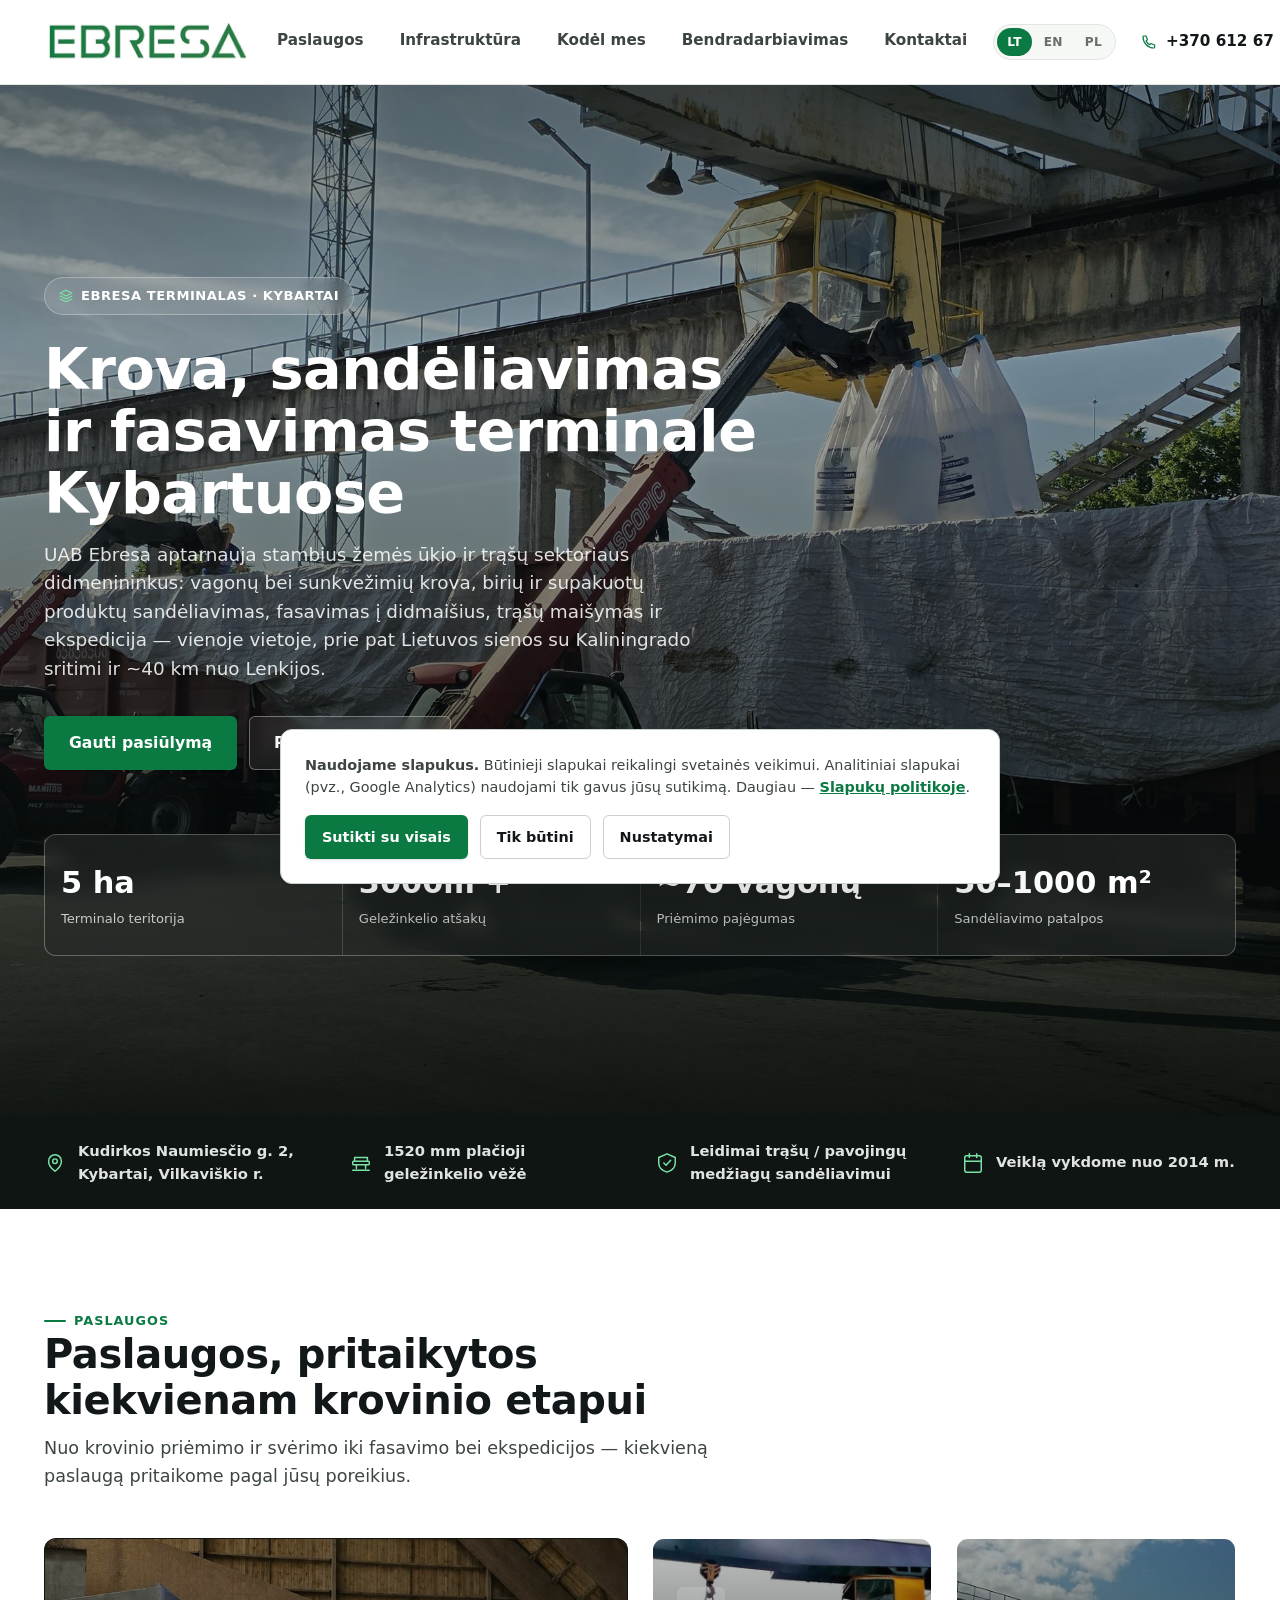
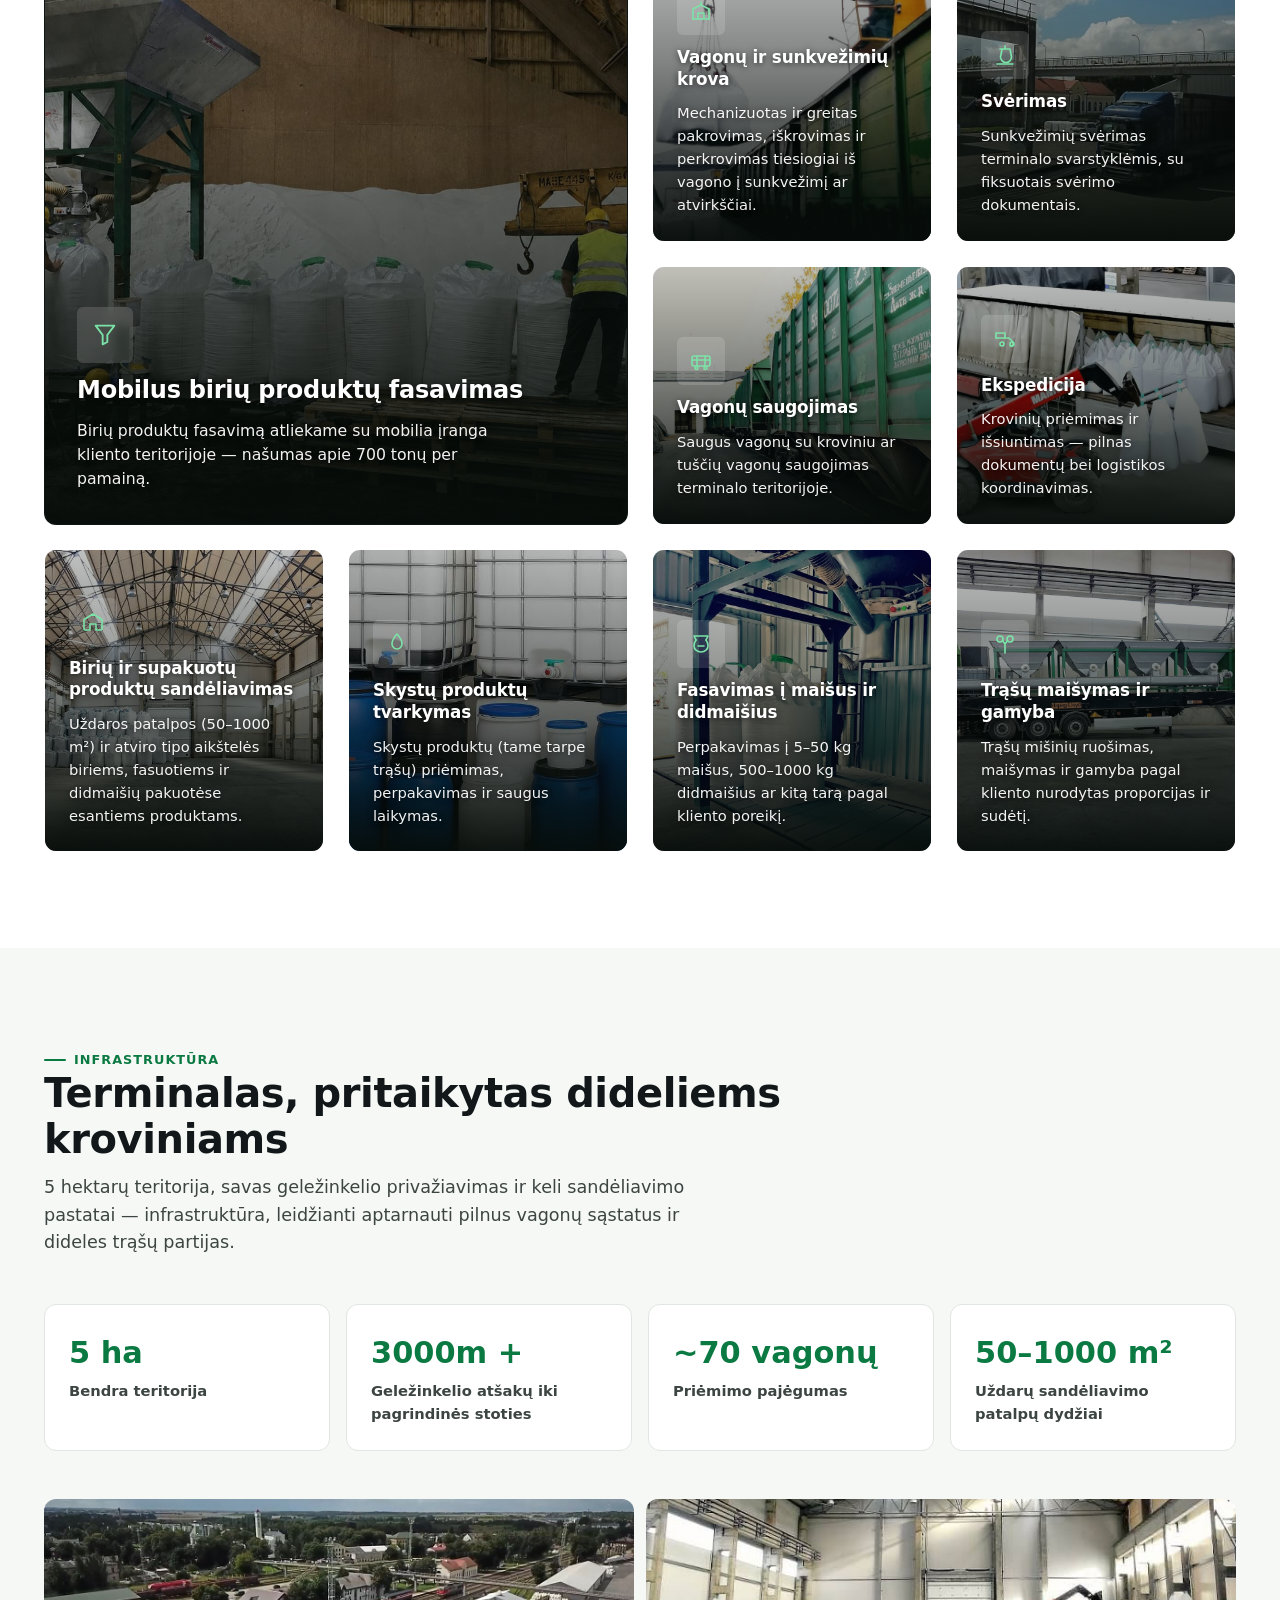
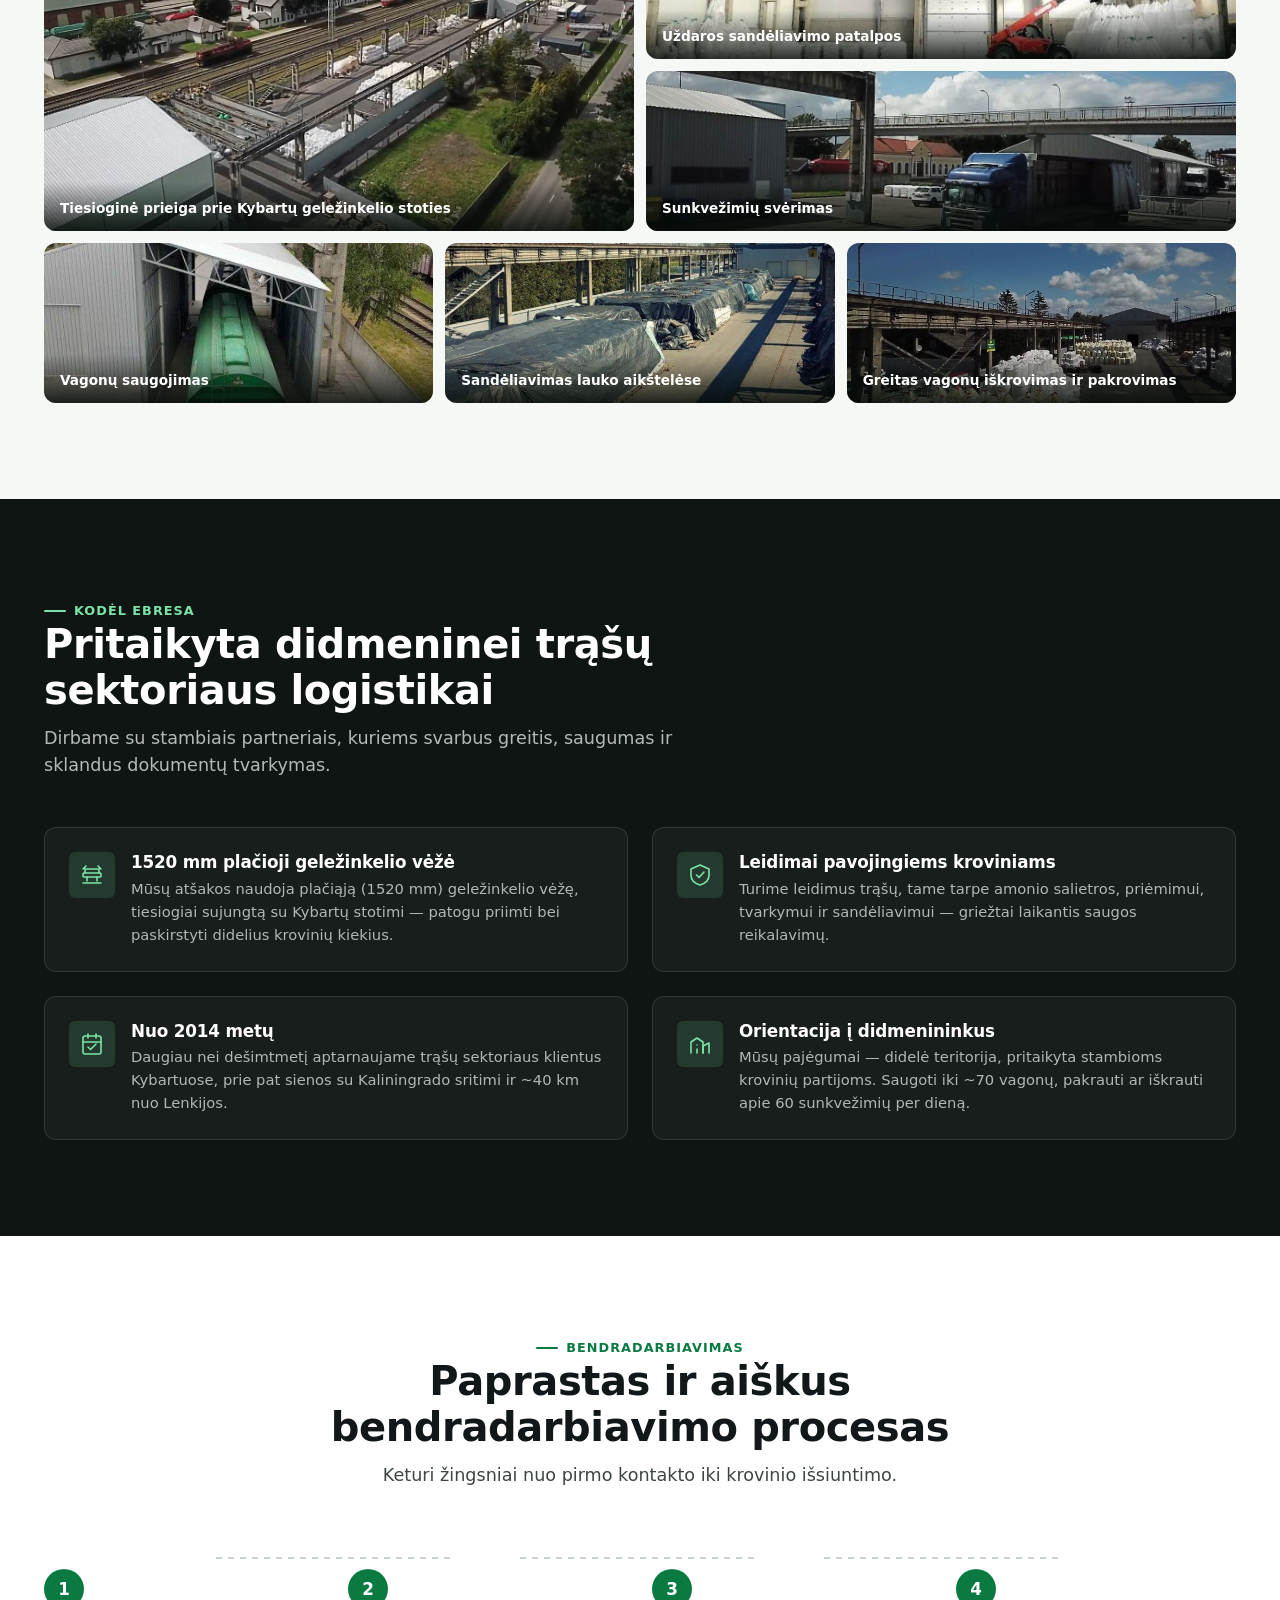
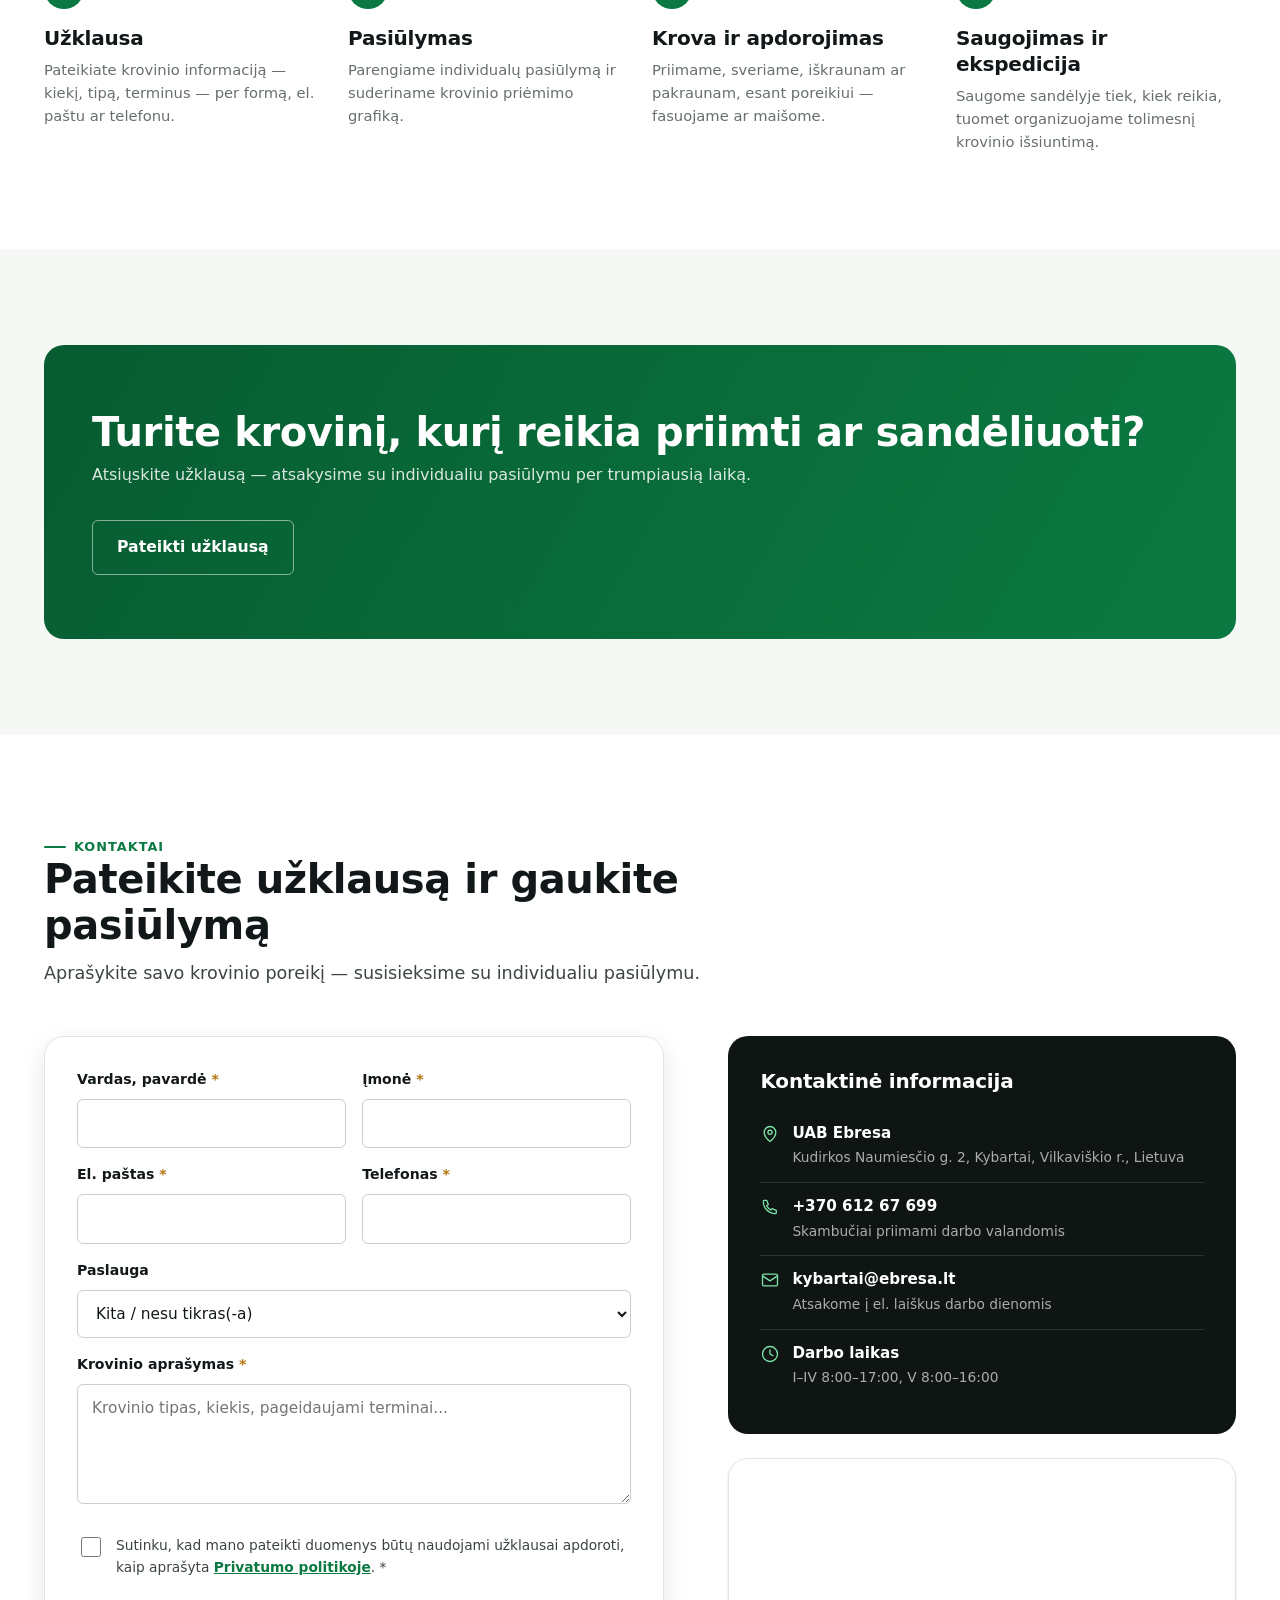
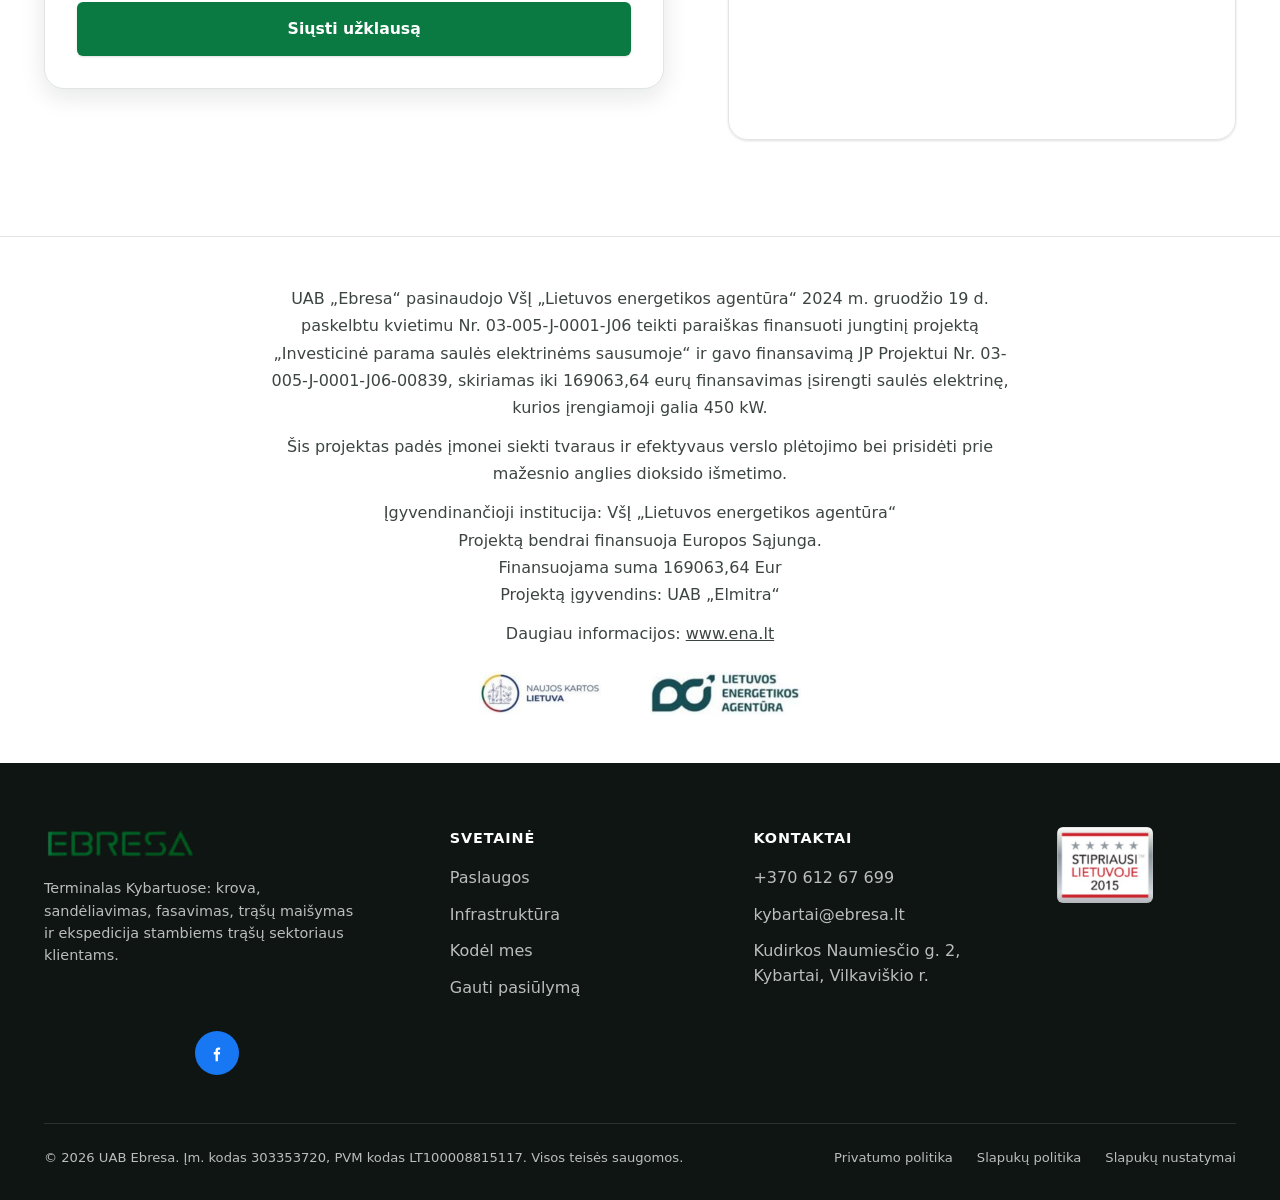
<file: index.html>
<!doctype html>
<html lang="lt">
<head>
<meta charset="UTF-8">
<meta name="viewport" content="width=device-width, initial-scale=1">
<title>EBRESA — Terminalas ir sandėliavimas Kybartuose</title>
<meta name="description" content="UAB Ebresa — terminalas Kybartuose: vagonų ir sunkvežimių krova, birių bei supakuotų produktų sandėliavimas, fasavimas į didmaišius, trąšų maišymas, svėrimas ir ekspedicija. 5 ha teritorija, 3000+ m geležinkelio atšakų, iki 70 vagonų.">
<link rel="icon" href="favicon.svg" type="image/svg+xml">
<link rel="canonical" href="https://ebresa.lt/">
<link rel="alternate" hreflang="lt" href="https://ebresa.lt/index.html">
<link rel="alternate" hreflang="en" href="https://ebresa.lt/en/index.html">
<link rel="alternate" hreflang="pl" href="https://ebresa.lt/pl/index.html">
<link rel="alternate" hreflang="x-default" href="https://ebresa.lt/index.html">
<meta property="og:type" content="website">
<meta property="og:title" content="EBRESA — Terminalas ir sandėliavimas Kybartuose">
<meta property="og:description" content="Vagonų ir sunkvežimių krova, sandėliavimas, fasavimas, trąšų maišymas ir ekspedicija vienoje vietoje prie Lietuvos–Kaliningrado srities sienos.">
<meta property="og:image" content="images/hero-krova.jpg">
<link rel="stylesheet" href="css/style.css">
</head>
<body>

<a href="#turinys" class="skip-link">Praleisti į turinį</a>

<!-- ============================= HEADER ============================= -->
<header class="site-header">
  <div class="container">
    <a href="index.html" class="brand" aria-label="EBRESA — pradžia">
      <img src="images/logo.png" alt="EBRESA">
    </a>

    <nav class="main-nav" aria-label="Pagrindinė navigacija">
      <a href="#paslaugos">Paslaugos</a>
      <a href="#infrastruktura">Infrastruktūra</a>
      <a href="#kodel-mes">Kodėl mes</a>
      <a href="#procesas">Bendradarbiavimas</a>
      <a href="#kontaktai">Kontaktai</a>
    </nav>

    <div class="header-actions">
      <div class="lang-switch" aria-label="Kalbos pasirinkimas">
        <a href="index.html" class="lang-link is-active">LT</a>
        <a href="en/index.html" class="lang-link">EN</a>
        <a href="pl/index.html" class="lang-link">PL</a>
      </div>
      <a class="header-phone" href="tel:+37061267699">
        <svg viewBox="0 0 24 24" fill="none" stroke="currentColor" stroke-width="1.6" stroke-linecap="round" stroke-linejoin="round" aria-hidden="true"><path d="M4 5c0-.6.4-1 1-1h3l2 5-2 1.5a11 11 0 0 0 5 5L14.5 14l5 2v3c0 .6-.4 1-1 1C10.5 20 4 13.5 4 5Z"/></svg>
        <span class="header-phone-text">+370 612 67 699</span>
      </a>
      <a href="#uzklausa" class="btn btn-primary btn-sm">Gauti pasiūlymą</a>
      <button class="nav-toggle" aria-label="Atidaryti meniu" aria-expanded="false">
        <svg viewBox="0 0 24 24" fill="none" stroke="currentColor" stroke-width="1.8" stroke-linecap="round"><path d="M3 6h18M3 12h18M3 18h18"/></svg>
      </button>
    </div>
  </div>

  <div class="mobile-nav" id="mobile-nav">
    <a href="#paslaugos">Paslaugos</a>
    <a href="#infrastruktura">Infrastruktūra</a>
    <a href="#kodel-mes">Kodėl mes</a>
    <a href="#procesas">Bendradarbiavimas</a>
    <a href="#kontaktai">Kontaktai</a>
    <a class="header-phone" href="tel:+37061267699">
      <svg viewBox="0 0 24 24" fill="none" stroke="currentColor" stroke-width="1.6" stroke-linecap="round" stroke-linejoin="round" aria-hidden="true"><path d="M4 5c0-.6.4-1 1-1h3l2 5-2 1.5a11 11 0 0 0 5 5L14.5 14l5 2v3c0 .6-.4 1-1 1C10.5 20 4 13.5 4 5Z"/></svg>
      +370 612 67 699
    </a>
    <a href="#uzklausa" class="btn btn-primary btn-block">Gauti pasiūlymą</a>
    <div class="lang-switch" aria-label="Kalbos pasirinkimas">
      <a href="index.html" class="lang-link is-active">LT</a>
      <a href="en/index.html" class="lang-link">EN</a>
      <a href="pl/index.html" class="lang-link">PL</a>
    </div>
  </div>
</header>

<main id="turinys">

  <!-- ============================= HERO ============================= -->
  <section class="hero">
    <div class="hero-media">
      <img src="images/hero-krova.jpg" alt="Trąšų didmaišių pakrovimas į geležinkelio vagonus kranu Ebresa terminale Kybartuose" width="2000" height="1500">
    </div>
    <div class="container hero-content">
      <span class="hero-tagline">
        <svg viewBox="0 0 24 24" fill="none" stroke="currentColor" stroke-width="2" stroke-linecap="round" stroke-linejoin="round" aria-hidden="true"><path d="M12 2 2 7l10 5 10-5-10-5Z"/><path d="M2 17l10 5 10-5M2 12l10 5 10-5"/></svg>
        EBRESA terminalas · Kybartai
      </span>
      <h1>Krova, sandėliavimas ir fasavimas terminale Kybartuose</h1>
      <p class="lede">UAB Ebresa aptarnauja stambius žemės ūkio ir trąšų sektoriaus didmenininkus: vagonų bei sunkvežimių krova, birių ir supakuotų produktų sandėliavimas, fasavimas į didmaišius, trąšų maišymas ir ekspedicija — vienoje vietoje, prie pat Lietuvos sienos su Kaliningrado sritimi ir ~40 km nuo Lenkijos.</p>
      <div class="hero-ctas">
        <a href="#uzklausa" class="btn btn-primary">Gauti pasiūlymą</a>
        <a href="#uzklausa" class="btn btn-on-dark">Pateikti užklausą</a>
      </div>

      <div class="hero-stats">
        <div class="hero-stat"><span class="num">5 ha</span><span class="label">Terminalo teritorija</span></div>
        <div class="hero-stat"><span class="num">3000m +</span><span class="label">Geležinkelio atšakų</span></div>
        <div class="hero-stat"><span class="num">~70 vagonų</span><span class="label">Priėmimo pajėgumas</span></div>
        <div class="hero-stat"><span class="num">50–1000 m²</span><span class="label">Sandėliavimo patalpos</span></div>
      </div>
    </div>
  </section>

  <!-- ============================= TRUST STRIP ============================= -->
  <div class="trust-strip">
    <div class="container">
      <ul>
        <li>
          <svg viewBox="0 0 24 24" fill="none" stroke="currentColor" stroke-width="1.6" stroke-linecap="round" stroke-linejoin="round" aria-hidden="true"><path d="M12 21s-7-5.3-7-11a7 7 0 0 1 14 0c0 5.7-7 11-7 11Z"/><circle cx="12" cy="10" r="2.5"/></svg>
          Kudirkos Naumiesčio g. 2, Kybartai, Vilkaviškio r.
        </li>
        <li>
          <svg viewBox="0 0 24 24" fill="none" stroke="currentColor" stroke-width="1.6" stroke-linecap="round" stroke-linejoin="round" aria-hidden="true"><rect x="3" y="10" width="18" height="4" rx="1"/><path d="M5 10V6h14v4M7 14v4M17 14v4M3 20h18"/></svg>
          1520 mm plačioji geležinkelio vėžė
        </li>
        <li>
          <svg viewBox="0 0 24 24" fill="none" stroke="currentColor" stroke-width="1.6" stroke-linecap="round" stroke-linejoin="round" aria-hidden="true"><path d="M12 2 3 6v6c0 5 4 8.5 9 10 5-1.5 9-5 9-10V6l-9-4Z"/><path d="m8.5 12 2.5 2.5L16 9"/></svg>
          Leidimai trąšų / pavojingų medžiagų sandėliavimui
        </li>
        <li>
          <svg viewBox="0 0 24 24" fill="none" stroke="currentColor" stroke-width="1.6" stroke-linecap="round" stroke-linejoin="round" aria-hidden="true"><rect x="3" y="4" width="18" height="18" rx="2"/><path d="M16 2v4M8 2v4M3 10h18"/></svg>
          Veiklą vykdome nuo 2014 m.
        </li>
      </ul>
    </div>
  </div>

  <!-- ============================= SERVICES ============================= -->
  <section id="paslaugos">
    <div class="container">
      <div class="section-head">
        <span class="eyebrow">Paslaugos</span>
        <h2>Paslaugos, pritaikytos kiekvienam krovinio etapui</h2>
        <p class="lede">Nuo krovinio priėmimo ir svėrimo iki fasavimo bei ekspedicijos — kiekvieną paslaugą pritaikome pagal jūsų poreikius.</p>
      </div>

      <div class="services-grid">

        <article class="service-card featured">
          <div class="featured-media">
            <img src="images/mobilus-fasavimas.jpg" alt="Mobili birių produktų fasavimo įranga sandėlyje — didmaišių pildymas" loading="lazy" width="1200" height="900">
          </div>
          <div class="featured-content">
            <div class="service-icon">
              <svg viewBox="0 0 24 24" fill="none" stroke="currentColor" stroke-width="1.6" stroke-linecap="round" stroke-linejoin="round" aria-hidden="true"><path d="M4 4h16l-6 8v6l-4 2v-8L4 4Z"/></svg>
            </div>
            <h3>Mobilus birių produktų fasavimas</h3>
            <p>Birių produktų fasavimą atliekame su mobilia įranga kliento teritorijoje — našumas apie 700 tonų per pamainą.</p>
          </div>
        </article>

        <article class="service-card has-photo">
          <div class="featured-media">
            <img src="images/vagonu-krova.jpg" alt="Big bagų pakrovimas kranu į geležinkelio vagoną" loading="lazy" width="1200" height="644">
          </div>
          <div class="featured-content">
            <div class="service-icon">
              <svg viewBox="0 0 24 24" fill="none" stroke="currentColor" stroke-width="1.6" stroke-linecap="round" stroke-linejoin="round" aria-hidden="true"><path d="M4 20V10l8-4 8 4v10"/><path d="M4 20h16M9 20v-6h6v6"/><path d="M12 3v3"/></svg>
            </div>
            <h3>Vagonų ir sunkvežimių krova</h3>
            <p>Mechanizuotas ir greitas pakrovimas, iškrovimas ir perkrovimas tiesiogiai iš vagono į sunkvežimį ar atvirkščiai.</p>
          </div>
        </article>

        <article class="service-card has-photo">
          <div class="featured-media">
            <img src="images/svarstykles-sunkvezimis.jpg" alt="Sunkvežimio svėrimas terminale po pakrovimo estakada" loading="lazy" width="1280" height="720">
          </div>
          <div class="featured-content">
            <div class="service-icon">
              <svg viewBox="0 0 24 24" fill="none" stroke="currentColor" stroke-width="1.6" stroke-linecap="round" stroke-linejoin="round" aria-hidden="true"><path d="M12 3v3M7 6h10l1.5 8a5.5 5.5 0 0 1-11 0L9 6Z"/><path d="M4 21h16"/></svg>
            </div>
            <h3>Svėrimas</h3>
            <p>Sunkvežimių svėrimas terminalo svarstyklėmis, su fiksuotais svėrimo dokumentais.</p>
          </div>
        </article>

        <article class="service-card has-photo">
          <div class="featured-media">
            <img src="images/vagonu-saugojimas.jpg" alt="Krovininiai vagonai saugomi geležinkelio terminalo teritorijoje" loading="lazy" width="1200" height="798">
          </div>
          <div class="featured-content">
            <div class="service-icon">
              <svg viewBox="0 0 24 24" fill="none" stroke="currentColor" stroke-width="1.6" stroke-linecap="round" stroke-linejoin="round" aria-hidden="true"><rect x="3" y="7" width="18" height="10" rx="2"/><circle cx="7.5" cy="19" r="1.5"/><circle cx="16.5" cy="19" r="1.5"/><path d="M3 11h18M8 7v10M16 7v10"/></svg>
            </div>
            <h3>Vagonų saugojimas</h3>
            <p>Saugus vagonų su kroviniu ar tuščių vagonų saugojimas terminalo teritorijoje.</p>
          </div>
        </article>

        <article class="service-card has-photo">
          <div class="featured-media">
            <img src="images/ekspedicija.jpg" alt="Krautuvas krauna didmaišius į sunkvežimio priekabą ekspedicijai" loading="lazy" width="1200" height="688">
          </div>
          <div class="featured-content">
            <div class="service-icon">
              <svg viewBox="0 0 24 24" fill="none" stroke="currentColor" stroke-width="1.6" stroke-linecap="round" stroke-linejoin="round" aria-hidden="true"><path d="M3 11h13l4 4v3a1 1 0 0 1-1 1h-2"/><path d="M3 11V6h9v5M9 19a2 2 0 1 0 0-4 2 2 0 0 0 0 4Zm10 0a2 2 0 1 0 0-4 2 2 0 0 0 0 4Z"/></svg>
            </div>
            <h3>Ekspedicija</h3>
            <p>Krovinių priėmimas ir išsiuntimas — pilnas dokumentų bei logistikos koordinavimas.</p>
          </div>
        </article>

        <article class="service-card has-photo">
          <div class="featured-media">
            <img src="images/sandeliavimas-birus.jpg" alt="Erdvi sandėliavimo patalpa su didmaišiais" loading="lazy" width="1200" height="542">
          </div>
          <div class="featured-content">
            <div class="service-icon">
              <svg viewBox="0 0 24 24" fill="none" stroke="currentColor" stroke-width="1.6" stroke-linecap="round" stroke-linejoin="round" aria-hidden="true"><path d="M3 9.5 12 4l9 5.5V19a1 1 0 0 1-1 1h-5v-6H9v6H4a1 1 0 0 1-1-1V9.5Z"/></svg>
            </div>
            <h3>Birių ir supakuotų produktų sandėliavimas</h3>
            <p>Uždaros patalpos (50–1000 m²) ir atviro tipo aikštelės biriems, fasuotiems ir didmaišių pakuotėse esantiems produktams.</p>
          </div>
        </article>

        <article class="service-card has-photo">
          <div class="featured-media">
            <img src="images/skysciu-tvarkymas.jpg" alt="Skystų produktų talpyklos ir statinės" loading="lazy" width="600" height="450">
          </div>
          <div class="featured-content">
            <div class="service-icon">
              <svg viewBox="0 0 24 24" fill="none" stroke="currentColor" stroke-width="1.6" stroke-linecap="round" stroke-linejoin="round" aria-hidden="true"><path d="M12 2s5 5.5 5 10a5 5 0 0 1-10 0c0-4.5 5-10 5-10Z"/></svg>
            </div>
            <h3>Skystų produktų tvarkymas</h3>
            <p>Skystų produktų (tame tarpe trąšų) priėmimas, perpakavimas ir saugus laikymas.</p>
          </div>
        </article>

        <article class="service-card has-photo">
          <div class="featured-media">
            <img src="images/fasavimas-maisus.jpg" alt="Didmaišių pildymas fasavimo stotelėje" loading="lazy" width="1200" height="900">
          </div>
          <div class="featured-content">
            <div class="service-icon">
              <svg viewBox="0 0 24 24" fill="none" stroke="currentColor" stroke-width="1.6" stroke-linecap="round" stroke-linejoin="round" aria-hidden="true"><path d="M7 8 5 4h14l-2 4"/><path d="M7 8c-1.5 2-2 4-2 6 0 3 3 6 7 6s7-3 7-6c0-2-.5-4-2-6"/><path d="M9 14h6"/></svg>
            </div>
            <h3>Fasavimas į maišus ir didmaišius</h3>
            <p>Perpakavimas į 5–50 kg maišus, 500–1000 kg didmaišius ar kitą tarą pagal kliento poreikį.</p>
          </div>
        </article>

        <article class="service-card has-photo">
          <div class="featured-media">
            <img src="images/trasu-maisymas.jpg" alt="Mobili trąšų maišymo ir dozavimo įranga ant priekabos" loading="lazy" width="1200" height="900">
          </div>
          <div class="featured-content">
            <div class="service-icon">
              <svg viewBox="0 0 24 24" fill="none" stroke="currentColor" stroke-width="1.6" stroke-linecap="round" stroke-linejoin="round" aria-hidden="true"><circle cx="7" cy="7" r="3"/><circle cx="17" cy="7" r="3"/><path d="M9.5 8.5 12 12l2.5-3.5M12 12v9"/></svg>
            </div>
            <h3>Trąšų maišymas ir gamyba</h3>
            <p>Trąšų mišinių ruošimas, maišymas ir gamyba pagal kliento nurodytas proporcijas ir sudėtį.</p>
          </div>
        </article>

      </div>
    </div>
  </section>

  <!-- ============================= INFRASTRUCTURE ============================= -->
  <section id="infrastruktura" class="section-alt">
    <div class="container">
      <div class="section-head">
        <span class="eyebrow">Infrastruktūra</span>
        <h2>Terminalas, pritaikytas dideliems kroviniams</h2>
        <p class="lede">5 hektarų teritorija, savas geležinkelio privažiavimas ir keli sandėliavimo pastatai — infrastruktūra, leidžianti aptarnauti pilnus vagonų sąstatus ir dideles trąšų partijas.</p>
      </div>

      <div class="infra-facts">
        <div class="infra-fact"><span class="num">5 ha</span><span class="label">Bendra teritorija</span></div>
        <div class="infra-fact"><span class="num">3000m +</span><span class="label">Geležinkelio atšakų iki pagrindinės stoties</span></div>
        <div class="infra-fact"><span class="num">~70 vagonų</span><span class="label">Priėmimo pajėgumas</span></div>
        <div class="infra-fact"><span class="num">50–1000 m²</span><span class="label">Uždarų sandėliavimo patalpų dydžiai</span></div>
      </div>

      <div class="gallery">
        <div class="gallery-item g-1">
          <img src="images/terminalas-ore-1.jpg" alt="Ebresa terminalo vaizdas iš oro — geležinkelio atšakos, vagonai ir sandėliavimo pastatai Kybartuose" loading="lazy" width="1280" height="720">
          <span class="cap">Tiesioginė prieiga prie Kybartų geležinkelio stoties</span>
        </div>
        <div class="gallery-item g-2">
          <img src="images/sandelio-viduje.jpg" alt="Sandėlio vidus su didmaišių pakuotėmis ir krautuvu" loading="lazy" width="643" height="311">
          <span class="cap">Uždaros sandėliavimo patalpos</span>
        </div>
        <div class="gallery-item g-3">
          <img src="images/svarstykles-sunkvezimis.jpg" alt="Sunkvežimio svėrimas terminale po pakrovimo estakada" loading="lazy" width="1280" height="720">
          <span class="cap">Sunkvežimių svėrimas</span>
        </div>
        <div class="gallery-item g-4">
          <img src="images/vagonu-sandeliavimas.jpg" alt="Krovininiai vagonai saugomi dengtame vagonų ūkyje" loading="lazy" width="450" height="600">
          <span class="cap">Vagonų saugojimas</span>
        </div>
        <div class="gallery-item g-5">
          <img src="images/lauko-sandeliavimas-1.jpg" alt="Atviro tipo produktų sandėliavimas ant pakrovimo estakados" loading="lazy" width="702" height="600">
          <span class="cap">Sandėliavimas lauko aikštelėse</span>
        </div>
        <div class="gallery-item g-6">
          <img src="images/pakrovimas-vagonai.jpg" alt="Didmaišiai sukrauti šalia geležinkelio pakrovimo estakados" loading="lazy" width="1280" height="720">
          <span class="cap">Greitas vagonų iškrovimas ir pakrovimas</span>
        </div>
      </div>
    </div>
  </section>

  <!-- ============================= WHY US ============================= -->
  <section id="kodel-mes" class="section-dark">
    <div class="container">
      <div class="section-head">
        <span class="eyebrow">Kodėl Ebresa</span>
        <h2>Pritaikyta didmeninei trąšų sektoriaus logistikai</h2>
        <p class="lede">Dirbame su stambiais partneriais, kuriems svarbus greitis, saugumas ir sklandus dokumentų tvarkymas.</p>
      </div>

      <div class="diff-grid">
        <div class="diff-card">
          <div class="diff-icon">
            <svg viewBox="0 0 24 24" fill="none" stroke="currentColor" stroke-width="1.6" stroke-linecap="round" stroke-linejoin="round" aria-hidden="true"><rect x="3" y="10" width="18" height="4" rx="1"/><path d="M5 10V6h14v4M7 14v4M17 14v4M3 20h18M3 6l3-3M21 6l-3-3"/></svg>
          </div>
          <div>
            <h3>1520 mm plačioji geležinkelio vėžė</h3>
            <p>Mūsų atšakos naudoja plačiąją (1520 mm) geležinkelio vėžę, tiesiogiai sujungtą su Kybartų stotimi — patogu priimti bei paskirstyti didelius krovinių kiekius.</p>
          </div>
        </div>

        <div class="diff-card">
          <div class="diff-icon">
            <svg viewBox="0 0 24 24" fill="none" stroke="currentColor" stroke-width="1.6" stroke-linecap="round" stroke-linejoin="round" aria-hidden="true"><path d="M12 2 3 6v6c0 5 4 8.5 9 10 5-1.5 9-5 9-10V6l-9-4Z"/><path d="m8.5 12 2.5 2.5L16 9"/></svg>
          </div>
          <div>
            <h3>Leidimai pavojingiems kroviniams</h3>
            <p>Turime leidimus trąšų, tame tarpe amonio salietros, priėmimui, tvarkymui ir sandėliavimui — griežtai laikantis saugos reikalavimų.</p>
          </div>
        </div>

        <div class="diff-card">
          <div class="diff-icon">
            <svg viewBox="0 0 24 24" fill="none" stroke="currentColor" stroke-width="1.6" stroke-linecap="round" stroke-linejoin="round" aria-hidden="true"><rect x="3" y="4" width="18" height="18" rx="2"/><path d="M16 2v4M8 2v4M3 10h18"/><path d="m8 15 2.5 2.5L16 12"/></svg>
          </div>
          <div>
            <h3>Nuo 2014 metų</h3>
            <p>Daugiau nei dešimtmetį aptarnaujame trąšų sektoriaus klientus Kybartuose, prie pat sienos su Kaliningrado sritimi ir ~40 km nuo Lenkijos.</p>
          </div>
        </div>

        <div class="diff-card">
          <div class="diff-icon">
            <svg viewBox="0 0 24 24" fill="none" stroke="currentColor" stroke-width="1.6" stroke-linecap="round" stroke-linejoin="round" aria-hidden="true"><path d="M3 21V10l6-4 6 4v11"/><path d="M15 21v-7l6-3v10"/><path d="M9 21v-4h0M9 13h0"/></svg>
          </div>
          <div>
            <h3>Orientacija į didmenininkus</h3>
            <p>Mūsų pajėgumai — didelė teritorija, pritaikyta stambioms krovinių partijoms. Saugoti iki ~70 vagonų, pakrauti ar iškrauti apie 60 sunkvežimių per dieną.</p>
          </div>
        </div>
      </div>
    </div>
  </section>

  <!-- ============================= PROCESS ============================= -->
  <section id="procesas">
    <div class="container">
      <div class="section-head text-center">
        <span class="eyebrow">Bendradarbiavimas</span>
        <h2>Paprastas ir aiškus bendradarbiavimo procesas</h2>
        <p class="lede text-center">Keturi žingsniai nuo pirmo kontakto iki krovinio išsiuntimo.</p>
      </div>

      <div class="process-grid">
        <div class="process-step">
          <span class="step-num" aria-hidden="true"></span>
          <h3>Užklausa</h3>
          <p>Pateikiate krovinio informaciją — kiekį, tipą, terminus — per formą, el. paštu ar telefonu.</p>
        </div>
        <div class="process-step">
          <span class="step-num" aria-hidden="true"></span>
          <h3>Pasiūlymas</h3>
          <p>Parengiame individualų pasiūlymą ir suderiname krovinio priėmimo grafiką.</p>
        </div>
        <div class="process-step">
          <span class="step-num" aria-hidden="true"></span>
          <h3>Krova ir apdorojimas</h3>
          <p>Priimame, sveriame, iškraunam ar pakraunam, esant poreikiui — fasuojame ar maišome.</p>
        </div>
        <div class="process-step">
          <span class="step-num" aria-hidden="true"></span>
          <h3>Saugojimas ir ekspedicija</h3>
          <p>Saugome sandėlyje tiek, kiek reikia, tuomet organizuojame tolimesnį krovinio išsiuntimą.</p>
        </div>
      </div>
    </div>
  </section>

  <!-- ============================= CTA BAND ============================= -->
  <section class="section-alt">
    <div class="container">
      <div class="cta-band">
        <div>
          <h2>Turite krovinį, kurį reikia priimti ar sandėliuoti?</h2>
          <p>Atsiųskite užklausą — atsakysime su individualiu pasiūlymu per trumpiausią laiką.</p>
        </div>
        <a href="#uzklausa" class="btn btn-ghost">Pateikti užklausą</a>
      </div>
    </div>
  </section>

  <!-- ============================= CONTACT / QUOTE ============================= -->
  <section id="kontaktai">
    <div class="container">
      <div class="section-head">
        <span class="eyebrow">Kontaktai</span>
        <h2 id="uzklausa">Pateikite užklausą ir gaukite pasiūlymą</h2>
        <p class="lede">Aprašykite savo krovinio poreikį — susisieksime su individualiu pasiūlymu.</p>
      </div>

      <div class="contact-wrap">
        <div class="quote-card">
          <form id="quote-form" action="https://formsubmit.co/kybartai@ebresa.lt" method="POST">
            <input type="hidden" name="_subject" value="Nauja užklausa iš ebresa.lt">
            <input type="hidden" name="_template" value="table">
            <input type="hidden" name="_captcha" value="false">
            <input type="text" name="_honey" style="display:none" tabindex="-1" autocomplete="off">

            <div class="form-row">
              <div class="field">
                <label for="quote-name">Vardas, pavardė <span class="req">*</span></label>
                <input type="text" id="quote-name" name="Vardas" required autocomplete="name">
                <p class="field-error">Šis laukas yra privalomas.</p>
              </div>
              <div class="field">
                <label for="quote-company">Įmonė <span class="req">*</span></label>
                <input type="text" id="quote-company" name="Įmonė" required autocomplete="organization">
                <p class="field-error">Šis laukas yra privalomas.</p>
              </div>
            </div>

            <div class="form-row">
              <div class="field">
                <label for="quote-email">El. paštas <span class="req">*</span></label>
                <input type="email" id="quote-email" name="El. paštas" required autocomplete="email">
                <p class="field-error">Įveskite teisingą el. pašto adresą.</p>
              </div>
              <div class="field">
                <label for="quote-phone">Telefonas <span class="req">*</span></label>
                <input type="tel" id="quote-phone" name="Telefonas" required autocomplete="tel">
                <p class="field-error">Šis laukas yra privalomas.</p>
              </div>
            </div>

            <div class="field">
              <label for="quote-service">Paslauga</label>
              <select id="quote-service" name="Paslauga">
                <option value="Vagonų ir sunkvežimių krova">Vagonų ir sunkvežimių krova</option>
                <option value="Svėrimas">Svėrimas</option>
                <option value="Vagonų saugojimas">Vagonų saugojimas</option>
                <option value="Ekspedicija">Ekspedicija</option>
                <option value="Birių ir supakuotų produktų sandėliavimas">Birių ir supakuotų produktų sandėliavimas</option>
                <option value="Skystų produktų tvarkymas">Skystų produktų tvarkymas</option>
                <option value="Fasavimas į maišus ir didmaišius">Fasavimas į maišus ir didmaišius</option>
                <option value="Mobilus birių produktų fasavimas">Mobilus birių produktų fasavimas</option>
                <option value="Trąšų maišymas ir gamyba">Trąšų maišymas ir gamyba</option>
                <option value="Kita / nesu tikras(-a)" selected>Kita / nesu tikras(-a)</option>
              </select>
            </div>

            <div class="field">
              <label for="quote-message">Krovinio aprašymas <span class="req">*</span></label>
              <textarea id="quote-message" name="Žinutė" required placeholder="Krovinio tipas, kiekis, pageidaujami terminai..."></textarea>
              <p class="field-error">Šis laukas yra privalomas.</p>
            </div>

            <div class="consent-row">
              <input type="checkbox" id="quote-consent" name="Sutikimas" value="Taip" required>
              <label for="quote-consent">Sutinku, kad mano pateikti duomenys būtų naudojami užklausai apdoroti, kaip aprašyta <a href="privatumo-politika.html">Privatumo politikoje</a>. <span class="req">*</span></label>
            </div>

            <div class="field" id="quote-captcha-wrap">
              <div class="g-recaptcha" data-sitekey="6LfNIowtAAAAAHVH_tMnLHidetBTi9Sw1Dhwbqaz"></div>
              <p class="field-error">Patvirtinkite, kad nesate robotas.</p>
            </div>

            <button type="submit" class="btn btn-primary btn-block">Siųsti užklausą</button>
            <div id="quote-form-status" class="form-status" role="status" aria-live="polite"></div>
          </form>
        </div>

        <div>
          <div class="contact-info-card">
            <h3>Kontaktinė informacija</h3>
            <div class="contact-line">
              <svg viewBox="0 0 24 24" fill="none" stroke="currentColor" stroke-width="1.6" stroke-linecap="round" stroke-linejoin="round" aria-hidden="true"><path d="M12 21s-7-5.3-7-11a7 7 0 0 1 14 0c0 5.7-7 11-7 11Z"/><circle cx="12" cy="10" r="2.5"/></svg>
              <div><strong>UAB Ebresa</strong><span>Kudirkos Naumiesčio g. 2, Kybartai, Vilkaviškio r., Lietuva</span></div>
            </div>
            <div class="contact-line">
              <svg viewBox="0 0 24 24" fill="none" stroke="currentColor" stroke-width="1.6" stroke-linecap="round" stroke-linejoin="round" aria-hidden="true"><path d="M4 5c0-.6.4-1 1-1h3l2 5-2 1.5a11 11 0 0 0 5 5L14.5 14l5 2v3c0 .6-.4 1-1 1C10.5 20 4 13.5 4 5Z"/></svg>
              <div><strong><a href="tel:+37061267699">+370 612 67 699</a></strong><span>Skambučiai priimami darbo valandomis</span></div>
            </div>
            <div class="contact-line">
              <svg viewBox="0 0 24 24" fill="none" stroke="currentColor" stroke-width="1.6" stroke-linecap="round" stroke-linejoin="round" aria-hidden="true"><rect x="3" y="5" width="18" height="14" rx="2"/><path d="m3 7 9 6 9-6"/></svg>
              <div><strong><a href="mailto:kybartai@ebresa.lt">kybartai@ebresa.lt</a></strong><span>Atsakome į el. laiškus darbo dienomis</span></div>
            </div>
            <div class="contact-line">
              <svg viewBox="0 0 24 24" fill="none" stroke="currentColor" stroke-width="1.6" stroke-linecap="round" stroke-linejoin="round" aria-hidden="true"><circle cx="12" cy="12" r="9"/><path d="M12 7v5l3.5 2"/></svg>
              <div><strong>Darbo laikas</strong><span>I–IV 8:00–17:00, V 8:00–16:00</span></div>
            </div>
          </div>

          <div class="map-embed">
            <iframe
              src="https://www.google.com/maps?q=Kudirkos%20Naumies%C4%8Dio%20g.%202%2C%20Kybartai%2C%20Vilkaviškio%20r.&output=embed"
              title="UAB Ebresa žemėlapyje — Kudirkos Naumiesčio g. 2, Kybartai"
              loading="lazy" referrerpolicy="no-referrer-when-downgrade"></iframe>
          </div>
        </div>
      </div>
    </div>
  </section>

  <!-- ============================= FUNDING NOTICE ============================= -->
  <section id="finansavimas" class="funding-notice">
    <div class="container">
      <p>UAB „Ebresa“ pasinaudojo VšĮ „Lietuvos energetikos agentūra“ 2024 m. gruodžio 19 d. paskelbtu kvietimu Nr. 03-005-J-0001-J06 teikti paraiškas finansuoti jungtinį projektą „Investicinė parama saulės elektrinėms sausumoje“ ir gavo finansavimą JP Projektui Nr. 03-005-J-0001-J06-00839, skiriamas iki 169063,64 eurų finansavimas įsirengti saulės elektrinę, kurios įrengiamoji galia 450 kW.</p>
      <p>Šis projektas padės įmonei siekti tvaraus ir efektyvaus verslo plėtojimo bei prisidėti prie mažesnio anglies dioksido išmetimo.</p>
      <p>
        Įgyvendinančioji institucija: VšĮ „Lietuvos energetikos agentūra“<br>
        Projektą bendrai finansuoja Europos Sąjunga.<br>
        Finansuojama suma 169063,64 Eur<br>
        Projektą įgyvendins: UAB „Elmitra“
      </p>
      <p>Daugiau informacijos: <a href="https://www.ena.lt" target="_blank" rel="noopener noreferrer">www.ena.lt</a></p>
      <div class="funding-logos">
        <img src="images/logo-naujos-kartos-lietuva.png" alt="Naujos kartos Lietuva" height="44">
        <img src="images/logo-lietuvos-energetikos-agentura.png" alt="Lietuvos energetikos agentūra" height="44">
      </div>
    </div>
  </section>

</main>

<!-- ============================= FOOTER ============================= -->
<footer class="site-footer">
  <div class="container">
    <div class="footer-grid">
      <div>
        <div class="footer-brand">
          <img src="images/logo.png" alt="EBRESA">
        </div>
        <p style="max-width:34ch; font-size:0.9rem;">Terminalas Kybartuose: krova, sandėliavimas, fasavimas, trąšų maišymas ir ekspedicija stambiems trąšų sektoriaus klientams.</p>
        <div class="footer-social">
          <a class="social-link" href="https://www.facebook.com/ebresa/" target="_blank" rel="noopener noreferrer" aria-label="EBRESA Facebook">
            <svg viewBox="0 0 24 24" fill="currentColor" aria-hidden="true"><path d="M15.5 8.5H14c-.6 0-1 .4-1 1V11h2.4l-.3 2.5H13V21h-2.6v-7.5H8.5V11h1.9V9.2c0-2 1.2-3.2 3.1-3.2.9 0 1.7.1 1.9.1v2.4Z"/></svg>
            <span class="social-link-label">Facebook</span>
          </a>
        </div>
      </div>
      <div class="footer-col">
        <h4>Svetainė</h4>
        <ul>
          <li><a href="#paslaugos">Paslaugos</a></li>
          <li><a href="#infrastruktura">Infrastruktūra</a></li>
          <li><a href="#kodel-mes">Kodėl mes</a></li>
          <li><a href="#uzklausa">Gauti pasiūlymą</a></li>
        </ul>
      </div>
      <div class="footer-col">
        <h4>Kontaktai</h4>
        <ul>
          <li><a href="tel:+37061267699">+370 612 67 699</a></li>
          <li><a href="mailto:kybartai@ebresa.lt">kybartai@ebresa.lt</a></li>
          <li>Kudirkos Naumiesčio g. 2,<br>Kybartai, Vilkaviškio r.</li>
        </ul>
      </div>
      <div class="footer-badge">
        <img src="images/badge-stipriausi-2015.png" alt="Stipriausi Lietuvoje 2015">
      </div>
    </div>

    <div class="footer-bottom">
      <span>© <span id="current-year">2026</span> UAB Ebresa. Įm. kodas 303353720, PVM kodas LT100008815117. Visos teisės saugomos.</span>
      <div class="footer-legal">
        <a href="privatumo-politika.html">Privatumo politika</a>
        <a href="slapuku-politika.html">Slapukų politika</a>
        <a href="#" data-cookie-settings>Slapukų nustatymai</a>
      </div>
    </div>
  </div>
</footer>

<!-- ============================= COOKIE BANNER ============================= -->
<div class="cookie-banner" id="cookie-banner" role="dialog" aria-live="polite" aria-label="Slapukų nustatymai">
  <p><strong>Naudojame slapukus.</strong> Būtinieji slapukai reikalingi svetainės veikimui. Analitiniai slapukai (pvz., Google Analytics) naudojami tik gavus jūsų sutikimą. Daugiau — <a href="slapuku-politika.html">Slapukų politikoje</a>.</p>
  <div class="cookie-actions">
    <button class="btn btn-primary btn-sm" data-cookie-accept-all>Sutikti su visais</button>
    <button class="btn btn-ghost btn-sm" data-cookie-necessary-only>Tik būtini</button>
    <button class="btn btn-ghost btn-sm" data-cookie-settings>Nustatymai</button>
  </div>
</div>

<!-- ============================= COOKIE SETTINGS MODAL ============================= -->
<div class="modal-overlay" id="cookie-modal">
  <div class="modal-card" role="dialog" aria-modal="true" aria-labelledby="cookie-modal-title">
    <h3 id="cookie-modal-title">Slapukų nustatymai</h3>
    <p>Pasirinkite, kuriuos slapukus leidžiate. Būtinieji slapukai visada įjungti, nes be jų svetainė neveiktų tinkamai.</p>

    <div class="cookie-category">
      <div>
        <div class="cookie-category-head">
          <h4>Būtinieji slapukai</h4>
        </div>
        <p>Reikalingi pagrindinėms svetainės funkcijoms, pvz., slapukų sutikimo įsiminimui. Šių slapukų išjungti negalima.</p>
      </div>
      <label class="switch">
        <input type="checkbox" checked disabled aria-label="Būtinieji slapukai (visada įjungti)">
        <span class="track"><span class="thumb"></span></span>
      </label>
    </div>

    <div class="cookie-category">
      <div>
        <div class="cookie-category-head">
          <h4>Analitiniai slapukai</h4>
        </div>
        <p>Padeda suprasti, kaip lankytojai naudojasi svetaine (pvz., Google Analytics). Įjungiami tik gavus jūsų sutikimą.</p>
      </div>
      <label class="switch">
        <input type="checkbox" id="cookie-toggle-analytics" aria-label="Analitiniai slapukai">
        <span class="track"><span class="thumb"></span></span>
      </label>
    </div>

    <div class="modal-actions">
      <button class="btn btn-primary" data-cookie-save>Išsaugoti nustatymus</button>
      <button class="btn btn-ghost" data-cookie-modal-close>Atšaukti</button>
    </div>
  </div>
</div>

<script src="https://www.google.com/recaptcha/api.js" async defer></script>
<script src="js/main.js"></script>
</body>
</html>
</file>
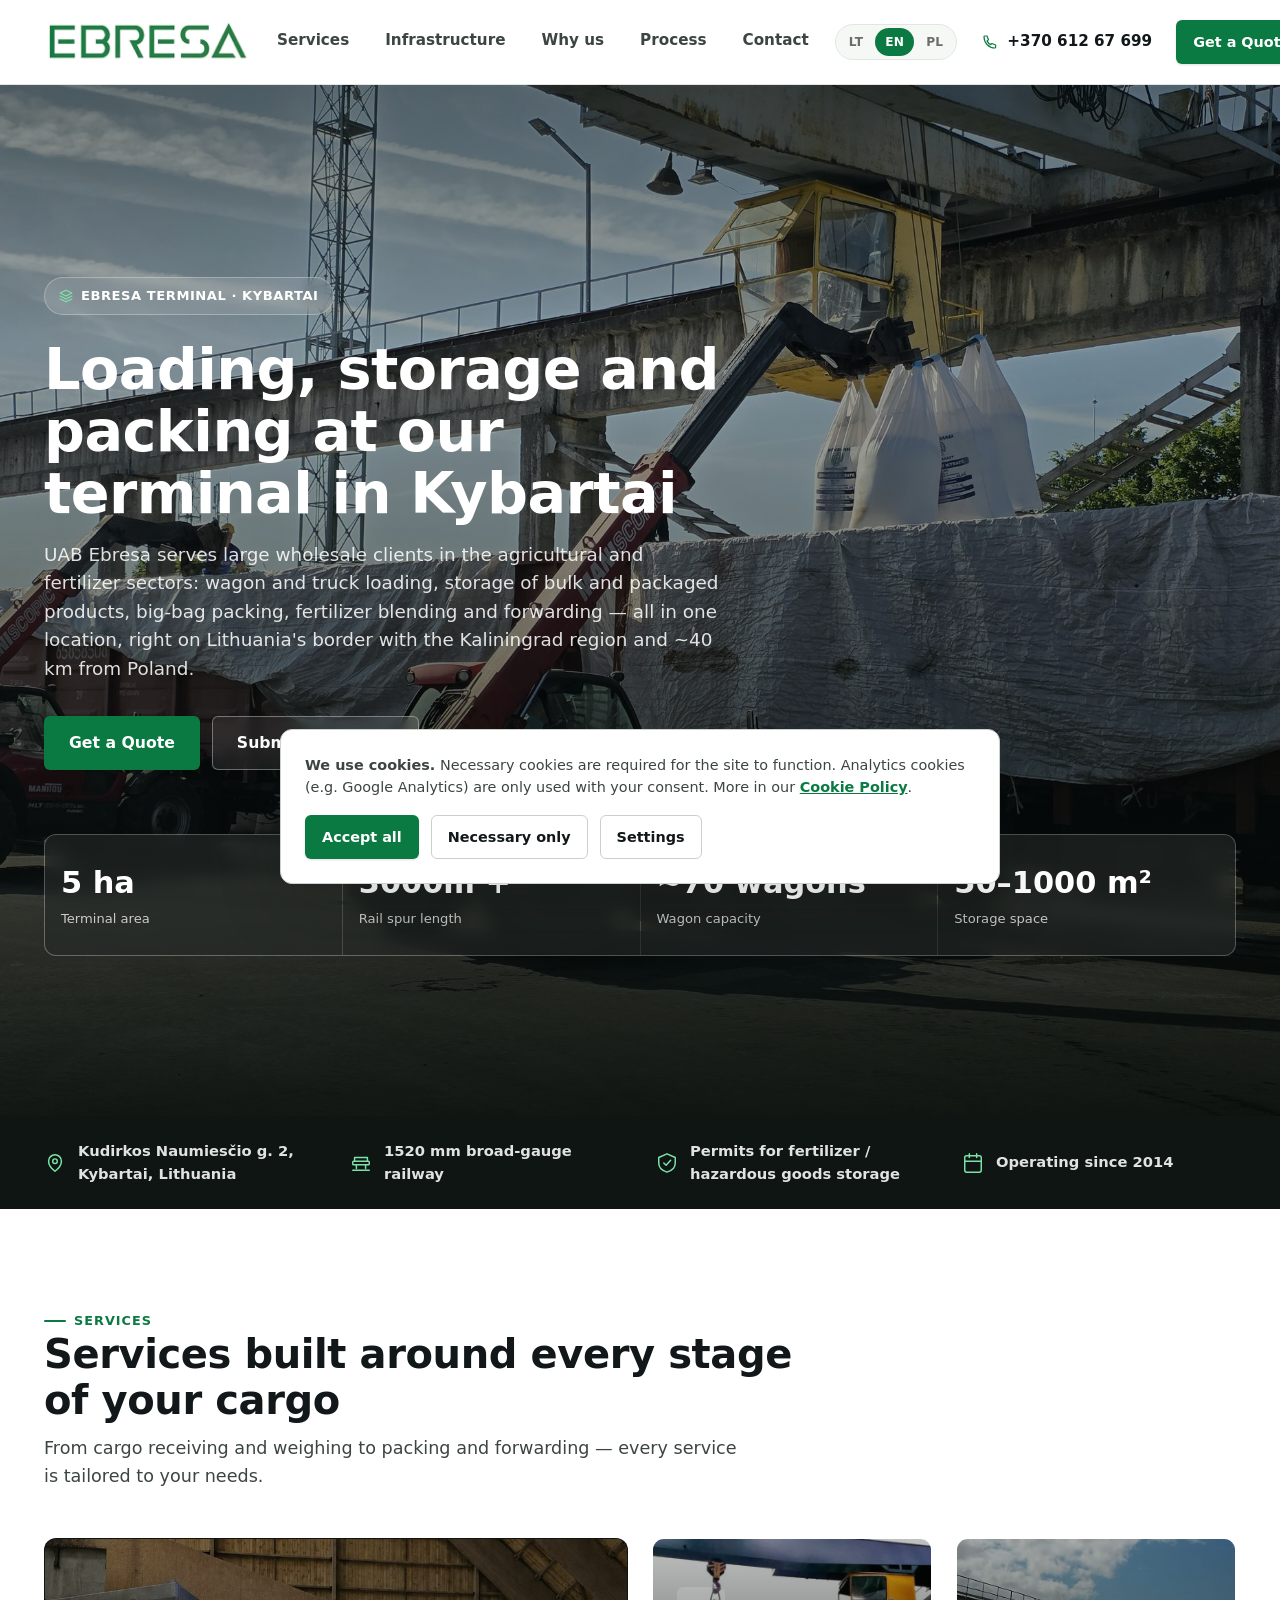
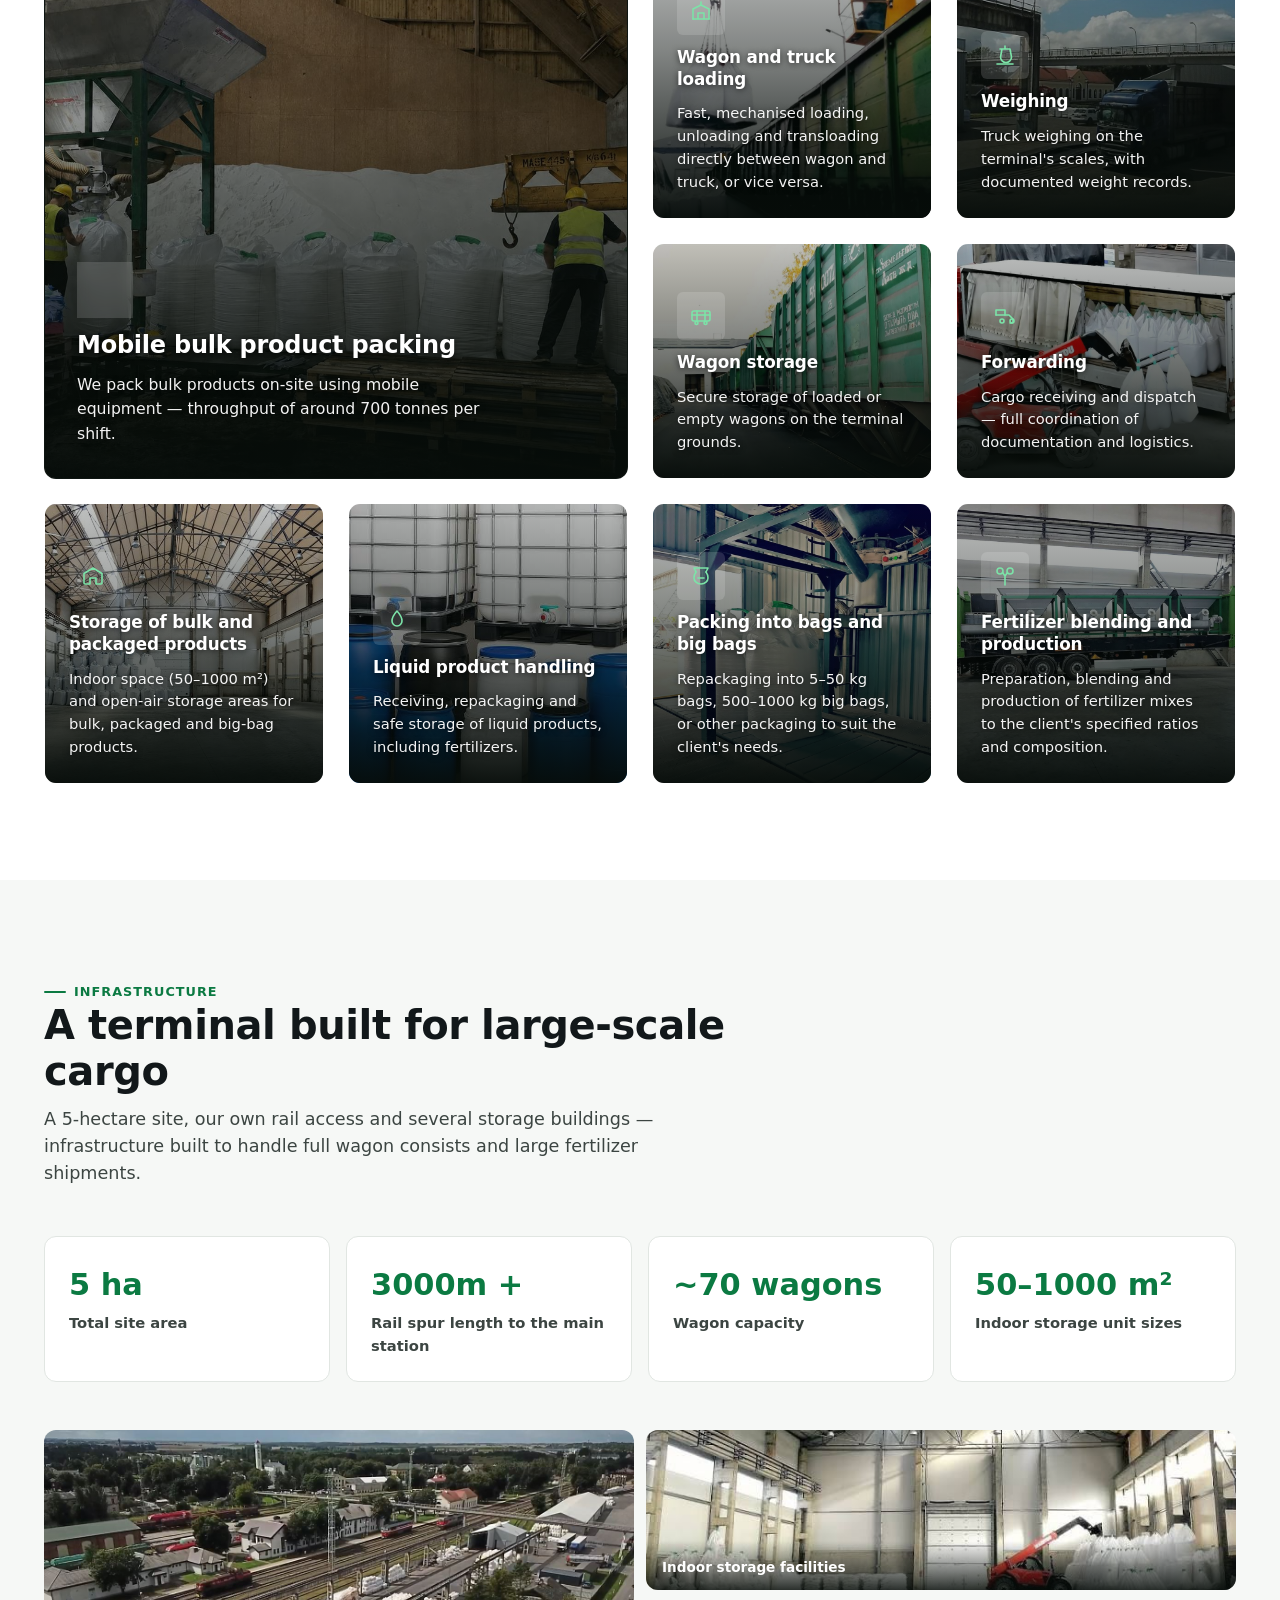
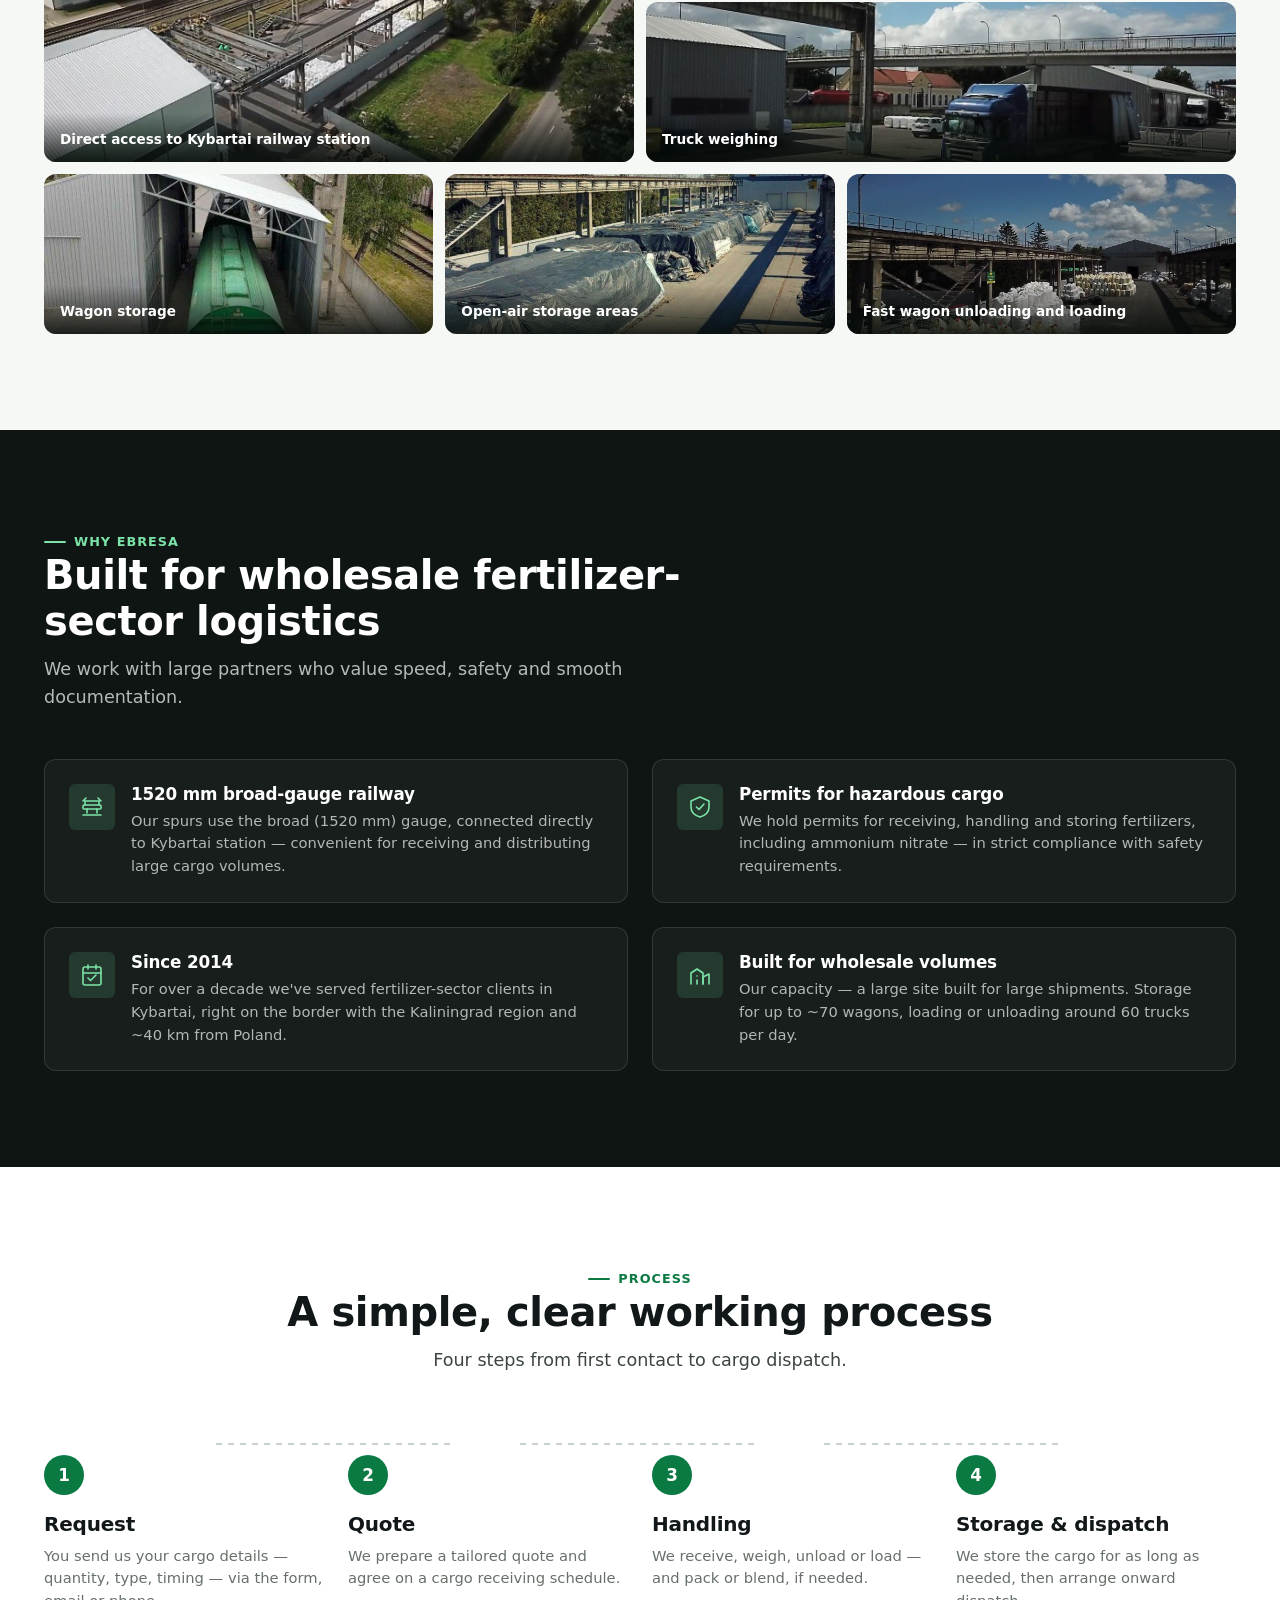
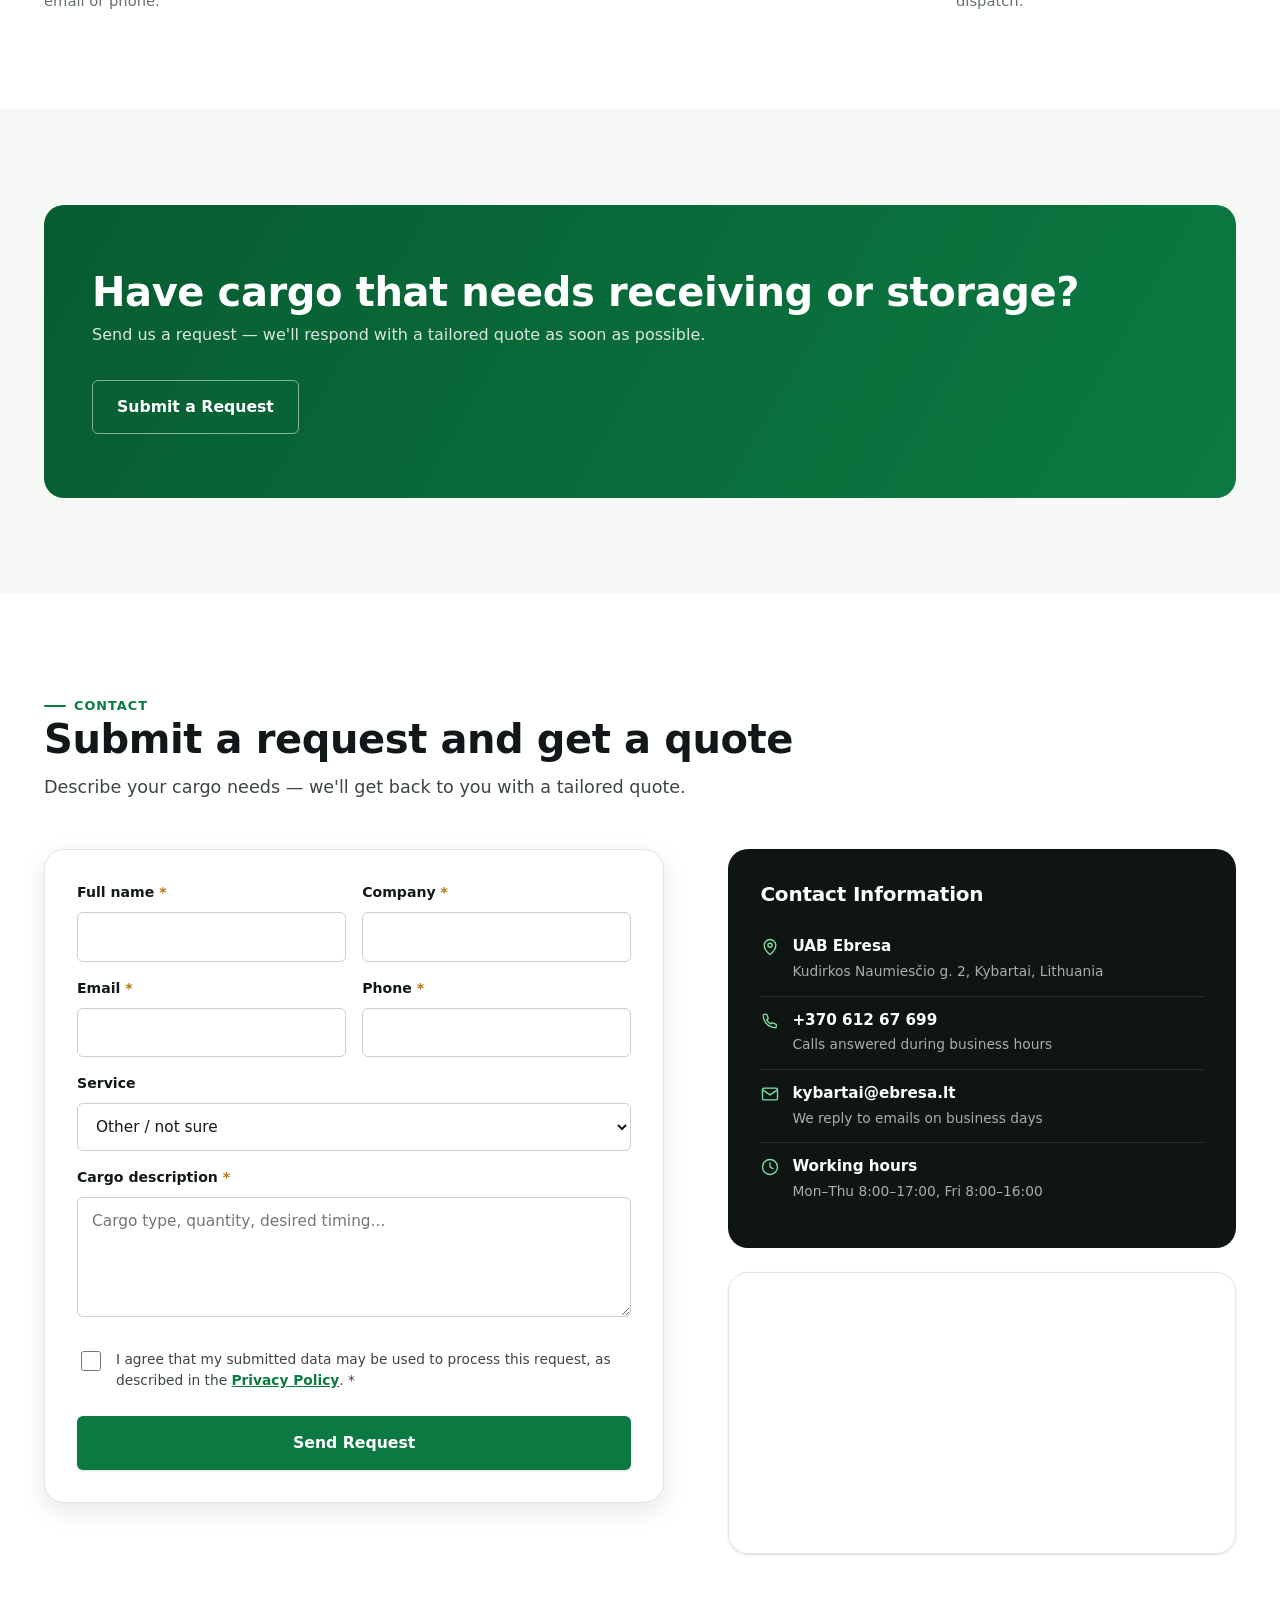
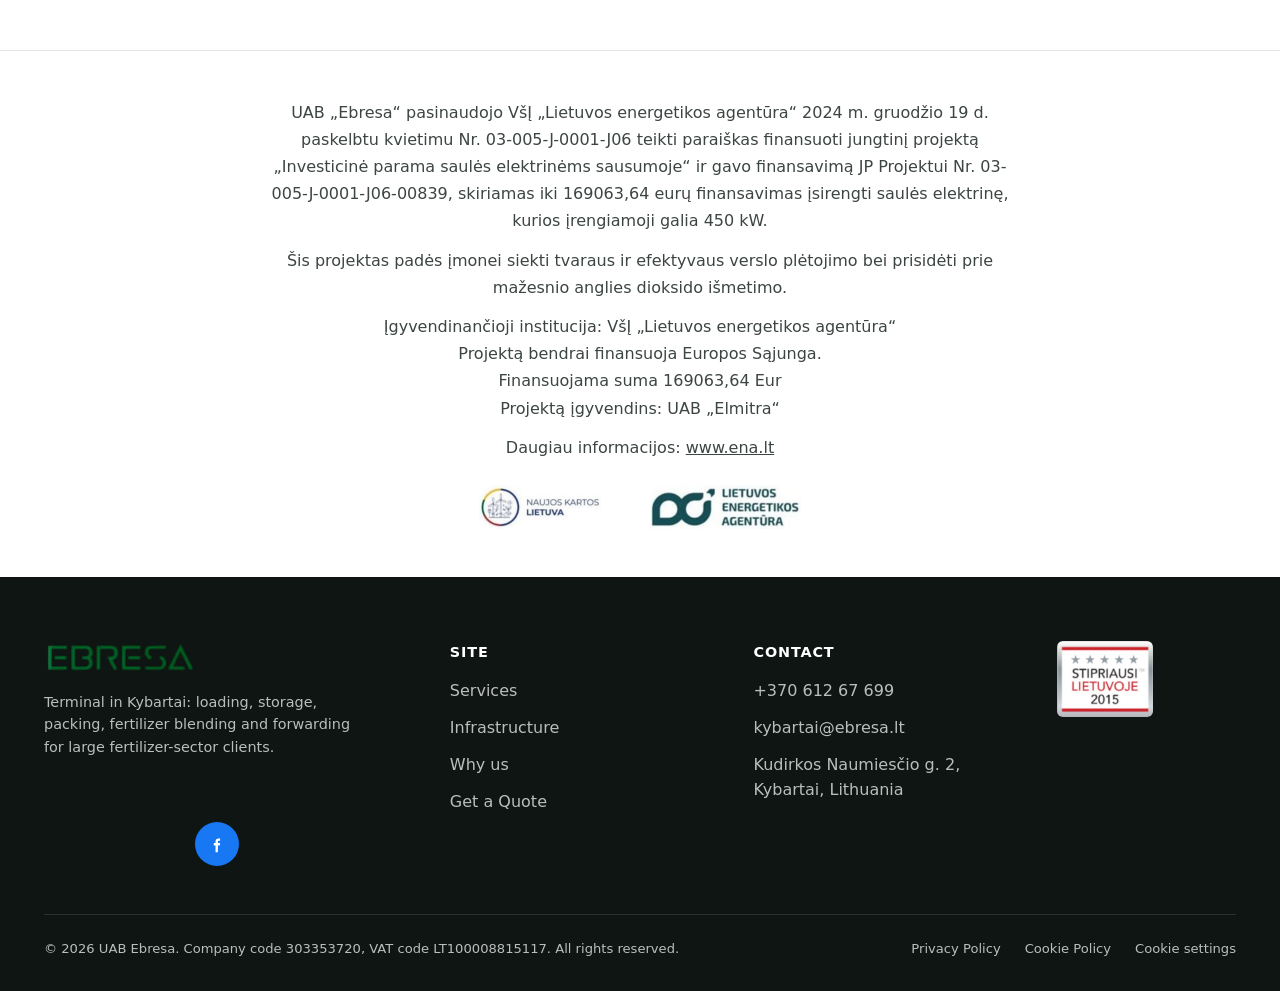
<file: en/index.html>
<!doctype html>
<html lang="en">
<head>
<meta charset="UTF-8">
<meta name="viewport" content="width=device-width, initial-scale=1">
<title>EBRESA — Terminal and Warehousing in Kybartai, Lithuania</title>
<meta name="description" content="UAB Ebresa — terminal in Kybartai, Lithuania: wagon and truck loading, bulk and packaged product storage, big-bag packing, fertilizer blending, weighing and forwarding. 5 ha site, 3000+ m of rail spurs, up to 70 wagons.">
<link rel="icon" href="../favicon.svg" type="image/svg+xml">
<link rel="canonical" href="https://ebresa.lt/en/index.html">
<link rel="alternate" hreflang="lt" href="https://ebresa.lt/index.html">
<link rel="alternate" hreflang="en" href="https://ebresa.lt/en/index.html">
<link rel="alternate" hreflang="pl" href="https://ebresa.lt/pl/index.html">
<link rel="alternate" hreflang="x-default" href="https://ebresa.lt/index.html">
<meta property="og:type" content="website">
<meta property="og:title" content="EBRESA — Terminal and Warehousing in Kybartai, Lithuania">
<meta property="og:description" content="Wagon and truck loading, storage, packing, fertilizer blending and forwarding in one location, right on Lithuania's border with the Kaliningrad region.">
<meta property="og:image" content="../images/hero-krova.jpg">
<link rel="stylesheet" href="../css/style.css">
</head>
<body>

<a href="#turinys" class="skip-link">Skip to content</a>

<!-- ============================= HEADER ============================= -->
<header class="site-header">
  <div class="container">
    <a href="index.html" class="brand" aria-label="EBRESA — home">
      <img src="../images/logo.png" alt="EBRESA">
    </a>

    <nav class="main-nav" aria-label="Main navigation">
      <a href="#paslaugos">Services</a>
      <a href="#infrastruktura">Infrastructure</a>
      <a href="#kodel-mes">Why us</a>
      <a href="#procesas">Process</a>
      <a href="#kontaktai">Contact</a>
    </nav>

    <div class="header-actions">
      <div class="lang-switch" aria-label="Language selection">
        <a href="../index.html" class="lang-link">LT</a>
        <a href="index.html" class="lang-link is-active">EN</a>
        <a href="../pl/index.html" class="lang-link">PL</a>
      </div>
      <a class="header-phone" href="tel:+37061267699">
        <svg viewBox="0 0 24 24" fill="none" stroke="currentColor" stroke-width="1.6" stroke-linecap="round" stroke-linejoin="round" aria-hidden="true"><path d="M4 5c0-.6.4-1 1-1h3l2 5-2 1.5a11 11 0 0 0 5 5L14.5 14l5 2v3c0 .6-.4 1-1 1C10.5 20 4 13.5 4 5Z"/></svg>
        <span class="header-phone-text">+370 612 67 699</span>
      </a>
      <a href="#uzklausa" class="btn btn-primary btn-sm">Get a Quote</a>
      <button class="nav-toggle" aria-label="Open menu" aria-expanded="false">
        <svg viewBox="0 0 24 24" fill="none" stroke="currentColor" stroke-width="1.8" stroke-linecap="round"><path d="M3 6h18M3 12h18M3 18h18"/></svg>
      </button>
    </div>
  </div>

  <div class="mobile-nav" id="mobile-nav">
    <a href="#paslaugos">Services</a>
    <a href="#infrastruktura">Infrastructure</a>
    <a href="#kodel-mes">Why us</a>
    <a href="#procesas">Process</a>
    <a href="#kontaktai">Contact</a>
    <a class="header-phone" href="tel:+37061267699">
      <svg viewBox="0 0 24 24" fill="none" stroke="currentColor" stroke-width="1.6" stroke-linecap="round" stroke-linejoin="round" aria-hidden="true"><path d="M4 5c0-.6.4-1 1-1h3l2 5-2 1.5a11 11 0 0 0 5 5L14.5 14l5 2v3c0 .6-.4 1-1 1C10.5 20 4 13.5 4 5Z"/></svg>
      +370 612 67 699
    </a>
    <a href="#uzklausa" class="btn btn-primary btn-block">Get a Quote</a>
    <div class="lang-switch" aria-label="Language selection">
      <a href="../index.html" class="lang-link">LT</a>
      <a href="index.html" class="lang-link is-active">EN</a>
      <a href="../pl/index.html" class="lang-link">PL</a>
    </div>
  </div>
</header>

<main id="turinys">

  <!-- ============================= HERO ============================= -->
  <section class="hero">
    <div class="hero-media">
      <img src="../images/hero-krova.jpg" alt="Loading fertilizer big bags into rail wagons by crane at the Ebresa terminal in Kybartai" width="2000" height="1500">
    </div>
    <div class="container hero-content">
      <span class="hero-tagline">
        <svg viewBox="0 0 24 24" fill="none" stroke="currentColor" stroke-width="2" stroke-linecap="round" stroke-linejoin="round" aria-hidden="true"><path d="M12 2 2 7l10 5 10-5-10-5Z"/><path d="M2 17l10 5 10-5M2 12l10 5 10-5"/></svg>
        EBRESA Terminal · Kybartai
      </span>
      <h1>Loading, storage and packing at our terminal in Kybartai</h1>
      <p class="lede">UAB Ebresa serves large wholesale clients in the agricultural and fertilizer sectors: wagon and truck loading, storage of bulk and packaged products, big-bag packing, fertilizer blending and forwarding — all in one location, right on Lithuania's border with the Kaliningrad region and ~40 km from Poland.</p>
      <div class="hero-ctas">
        <a href="#uzklausa" class="btn btn-primary">Get a Quote</a>
        <a href="#uzklausa" class="btn btn-on-dark">Submit a Request</a>
      </div>

      <div class="hero-stats">
        <div class="hero-stat"><span class="num">5 ha</span><span class="label">Terminal area</span></div>
        <div class="hero-stat"><span class="num">3000m +</span><span class="label">Rail spur length</span></div>
        <div class="hero-stat"><span class="num">~70 wagons</span><span class="label">Wagon capacity</span></div>
        <div class="hero-stat"><span class="num">50–1000 m²</span><span class="label">Storage space</span></div>
      </div>
    </div>
  </section>

  <!-- ============================= TRUST STRIP ============================= -->
  <div class="trust-strip">
    <div class="container">
      <ul>
        <li>
          <svg viewBox="0 0 24 24" fill="none" stroke="currentColor" stroke-width="1.6" stroke-linecap="round" stroke-linejoin="round" aria-hidden="true"><path d="M12 21s-7-5.3-7-11a7 7 0 0 1 14 0c0 5.7-7 11-7 11Z"/><circle cx="12" cy="10" r="2.5"/></svg>
          Kudirkos Naumiesčio g. 2, Kybartai, Lithuania
        </li>
        <li>
          <svg viewBox="0 0 24 24" fill="none" stroke="currentColor" stroke-width="1.6" stroke-linecap="round" stroke-linejoin="round" aria-hidden="true"><rect x="3" y="10" width="18" height="4" rx="1"/><path d="M5 10V6h14v4M7 14v4M17 14v4M3 20h18"/></svg>
          1520 mm broad-gauge railway
        </li>
        <li>
          <svg viewBox="0 0 24 24" fill="none" stroke="currentColor" stroke-width="1.6" stroke-linecap="round" stroke-linejoin="round" aria-hidden="true"><path d="M12 2 3 6v6c0 5 4 8.5 9 10 5-1.5 9-5 9-10V6l-9-4Z"/><path d="m8.5 12 2.5 2.5L16 9"/></svg>
          Permits for fertilizer / hazardous goods storage
        </li>
        <li>
          <svg viewBox="0 0 24 24" fill="none" stroke="currentColor" stroke-width="1.6" stroke-linecap="round" stroke-linejoin="round" aria-hidden="true"><rect x="3" y="4" width="18" height="18" rx="2"/><path d="M16 2v4M8 2v4M3 10h18"/></svg>
          Operating since 2014
        </li>
      </ul>
    </div>
  </div>

  <!-- ============================= SERVICES ============================= -->
  <section id="paslaugos">
    <div class="container">
      <div class="section-head">
        <span class="eyebrow">Services</span>
        <h2>Services built around every stage of your cargo</h2>
        <p class="lede">From cargo receiving and weighing to packing and forwarding — every service is tailored to your needs.</p>
      </div>

      <div class="services-grid">

        <article class="service-card featured">
          <div class="featured-media">
            <img src="../images/mobilus-fasavimas.jpg" alt="Mobile bulk product packing equipment in a warehouse — filling big bags" loading="lazy" width="1200" height="900">
          </div>
          <div class="featured-content">
            <div class="service-icon">
              <svg viewBox="0 0 24 24" fill="none" stroke="currentColor" stroke-width="1.6" stroke-linecap="round" stroke-linejoin="round" aria-hidden="true"><path d="M4 4h16l-6 8v6l-4 2v-8L4 4Z"/></svg>
            </div>
            <h3>Mobile bulk product packing</h3>
            <p>We pack bulk products on-site using mobile equipment — throughput of around 700 tonnes per shift.</p>
          </div>
        </article>

        <article class="service-card has-photo">
          <div class="featured-media">
            <img src="../images/vagonu-krova.jpg" alt="Crane loading big bags into a rail wagon" loading="lazy" width="1200" height="644">
          </div>
          <div class="featured-content">
            <div class="service-icon">
              <svg viewBox="0 0 24 24" fill="none" stroke="currentColor" stroke-width="1.6" stroke-linecap="round" stroke-linejoin="round" aria-hidden="true"><path d="M4 20V10l8-4 8 4v10"/><path d="M4 20h16M9 20v-6h6v6"/><path d="M12 3v3"/></svg>
            </div>
            <h3>Wagon and truck loading</h3>
            <p>Fast, mechanised loading, unloading and transloading directly between wagon and truck, or vice versa.</p>
          </div>
        </article>

        <article class="service-card has-photo">
          <div class="featured-media">
            <img src="../images/svarstykles-sunkvezimis.jpg" alt="Truck weighing at the terminal, under the loading platform" loading="lazy" width="1280" height="720">
          </div>
          <div class="featured-content">
            <div class="service-icon">
              <svg viewBox="0 0 24 24" fill="none" stroke="currentColor" stroke-width="1.6" stroke-linecap="round" stroke-linejoin="round" aria-hidden="true"><path d="M12 3v3M7 6h10l1.5 8a5.5 5.5 0 0 1-11 0L9 6Z"/><path d="M4 21h16"/></svg>
            </div>
            <h3>Weighing</h3>
            <p>Truck weighing on the terminal's scales, with documented weight records.</p>
          </div>
        </article>

        <article class="service-card has-photo">
          <div class="featured-media">
            <img src="../images/vagonu-saugojimas.jpg" alt="Freight wagons stored on the terminal grounds" loading="lazy" width="1200" height="798">
          </div>
          <div class="featured-content">
            <div class="service-icon">
              <svg viewBox="0 0 24 24" fill="none" stroke="currentColor" stroke-width="1.6" stroke-linecap="round" stroke-linejoin="round" aria-hidden="true"><rect x="3" y="7" width="18" height="10" rx="2"/><circle cx="7.5" cy="19" r="1.5"/><circle cx="16.5" cy="19" r="1.5"/><path d="M3 11h18M8 7v10M16 7v10"/></svg>
            </div>
            <h3>Wagon storage</h3>
            <p>Secure storage of loaded or empty wagons on the terminal grounds.</p>
          </div>
        </article>

        <article class="service-card has-photo">
          <div class="featured-media">
            <img src="../images/ekspedicija.jpg" alt="Forklift loading big bags into a truck trailer for dispatch" loading="lazy" width="1200" height="688">
          </div>
          <div class="featured-content">
            <div class="service-icon">
              <svg viewBox="0 0 24 24" fill="none" stroke="currentColor" stroke-width="1.6" stroke-linecap="round" stroke-linejoin="round" aria-hidden="true"><path d="M3 11h13l4 4v3a1 1 0 0 1-1 1h-2"/><path d="M3 11V6h9v5M9 19a2 2 0 1 0 0-4 2 2 0 0 0 0 4Zm10 0a2 2 0 1 0 0-4 2 2 0 0 0 0 4Z"/></svg>
            </div>
            <h3>Forwarding</h3>
            <p>Cargo receiving and dispatch — full coordination of documentation and logistics.</p>
          </div>
        </article>

        <article class="service-card has-photo">
          <div class="featured-media">
            <img src="../images/sandeliavimas-birus.jpg" alt="Spacious storage building with big bags" loading="lazy" width="1200" height="542">
          </div>
          <div class="featured-content">
            <div class="service-icon">
              <svg viewBox="0 0 24 24" fill="none" stroke="currentColor" stroke-width="1.6" stroke-linecap="round" stroke-linejoin="round" aria-hidden="true"><path d="M3 9.5 12 4l9 5.5V19a1 1 0 0 1-1 1h-5v-6H9v6H4a1 1 0 0 1-1-1V9.5Z"/></svg>
            </div>
            <h3>Storage of bulk and packaged products</h3>
            <p>Indoor space (50–1000 m²) and open-air storage areas for bulk, packaged and big-bag products.</p>
          </div>
        </article>

        <article class="service-card has-photo">
          <div class="featured-media">
            <img src="../images/skysciu-tvarkymas.jpg" alt="Liquid product containers and drums" loading="lazy" width="600" height="450">
          </div>
          <div class="featured-content">
            <div class="service-icon">
              <svg viewBox="0 0 24 24" fill="none" stroke="currentColor" stroke-width="1.6" stroke-linecap="round" stroke-linejoin="round" aria-hidden="true"><path d="M12 2s5 5.5 5 10a5 5 0 0 1-10 0c0-4.5 5-10 5-10Z"/></svg>
            </div>
            <h3>Liquid product handling</h3>
            <p>Receiving, repackaging and safe storage of liquid products, including fertilizers.</p>
          </div>
        </article>

        <article class="service-card has-photo">
          <div class="featured-media">
            <img src="../images/fasavimas-maisus.jpg" alt="Big bags being filled at a packing station" loading="lazy" width="1200" height="900">
          </div>
          <div class="featured-content">
            <div class="service-icon">
              <svg viewBox="0 0 24 24" fill="none" stroke="currentColor" stroke-width="1.6" stroke-linecap="round" stroke-linejoin="round" aria-hidden="true"><path d="M7 8 5 4h14l-2 4"/><path d="M7 8c-1.5 2-2 4-2 6 0 3 3 6 7 6s7-3 7-6c0-2-.5-4-2-6"/><path d="M9 14h6"/></svg>
            </div>
            <h3>Packing into bags and big bags</h3>
            <p>Repackaging into 5–50 kg bags, 500–1000 kg big bags, or other packaging to suit the client's needs.</p>
          </div>
        </article>

        <article class="service-card has-photo">
          <div class="featured-media">
            <img src="../images/trasu-maisymas.jpg" alt="Mobile fertilizer blending and dosing equipment mounted on a trailer" loading="lazy" width="1200" height="900">
          </div>
          <div class="featured-content">
            <div class="service-icon">
              <svg viewBox="0 0 24 24" fill="none" stroke="currentColor" stroke-width="1.6" stroke-linecap="round" stroke-linejoin="round" aria-hidden="true"><circle cx="7" cy="7" r="3"/><circle cx="17" cy="7" r="3"/><path d="M9.5 8.5 12 12l2.5-3.5M12 12v9"/></svg>
            </div>
            <h3>Fertilizer blending and production</h3>
            <p>Preparation, blending and production of fertilizer mixes to the client's specified ratios and composition.</p>
          </div>
        </article>

      </div>
    </div>
  </section>

  <!-- ============================= INFRASTRUCTURE ============================= -->
  <section id="infrastruktura" class="section-alt">
    <div class="container">
      <div class="section-head">
        <span class="eyebrow">Infrastructure</span>
        <h2>A terminal built for large-scale cargo</h2>
        <p class="lede">A 5-hectare site, our own rail access and several storage buildings — infrastructure built to handle full wagon consists and large fertilizer shipments.</p>
      </div>

      <div class="infra-facts">
        <div class="infra-fact"><span class="num">5 ha</span><span class="label">Total site area</span></div>
        <div class="infra-fact"><span class="num">3000m +</span><span class="label">Rail spur length to the main station</span></div>
        <div class="infra-fact"><span class="num">~70 wagons</span><span class="label">Wagon capacity</span></div>
        <div class="infra-fact"><span class="num">50–1000 m²</span><span class="label">Indoor storage unit sizes</span></div>
      </div>

      <div class="gallery">
        <div class="gallery-item g-1">
          <img src="../images/terminalas-ore-1.jpg" alt="Aerial view of the Ebresa terminal — rail spurs, wagons and storage buildings in Kybartai" loading="lazy" width="1280" height="720">
          <span class="cap">Direct access to Kybartai railway station</span>
        </div>
        <div class="gallery-item g-2">
          <img src="../images/sandelio-viduje.jpg" alt="Warehouse interior with big-bag stacks and a forklift" loading="lazy" width="643" height="311">
          <span class="cap">Indoor storage facilities</span>
        </div>
        <div class="gallery-item g-3">
          <img src="../images/svarstykles-sunkvezimis.jpg" alt="Truck weighing at the terminal, under the loading platform" loading="lazy" width="1280" height="720">
          <span class="cap">Truck weighing</span>
        </div>
        <div class="gallery-item g-4">
          <img src="../images/vagonu-sandeliavimas.jpg" alt="Freight wagons stored in a covered wagon depot" loading="lazy" width="450" height="600">
          <span class="cap">Wagon storage</span>
        </div>
        <div class="gallery-item g-5">
          <img src="../images/lauko-sandeliavimas-1.jpg" alt="Open-air product storage along the loading platform" loading="lazy" width="702" height="600">
          <span class="cap">Open-air storage areas</span>
        </div>
        <div class="gallery-item g-6">
          <img src="../images/pakrovimas-vagonai.jpg" alt="Big bags stacked beside the rail loading platform" loading="lazy" width="1280" height="720">
          <span class="cap">Fast wagon unloading and loading</span>
        </div>
      </div>
    </div>
  </section>

  <!-- ============================= WHY US ============================= -->
  <section id="kodel-mes" class="section-dark">
    <div class="container">
      <div class="section-head">
        <span class="eyebrow">Why Ebresa</span>
        <h2>Built for wholesale fertilizer-sector logistics</h2>
        <p class="lede">We work with large partners who value speed, safety and smooth documentation.</p>
      </div>

      <div class="diff-grid">
        <div class="diff-card">
          <div class="diff-icon">
            <svg viewBox="0 0 24 24" fill="none" stroke="currentColor" stroke-width="1.6" stroke-linecap="round" stroke-linejoin="round" aria-hidden="true"><rect x="3" y="10" width="18" height="4" rx="1"/><path d="M5 10V6h14v4M7 14v4M17 14v4M3 20h18M3 6l3-3M21 6l-3-3"/></svg>
          </div>
          <div>
            <h3>1520 mm broad-gauge railway</h3>
            <p>Our spurs use the broad (1520 mm) gauge, connected directly to Kybartai station — convenient for receiving and distributing large cargo volumes.</p>
          </div>
        </div>

        <div class="diff-card">
          <div class="diff-icon">
            <svg viewBox="0 0 24 24" fill="none" stroke="currentColor" stroke-width="1.6" stroke-linecap="round" stroke-linejoin="round" aria-hidden="true"><path d="M12 2 3 6v6c0 5 4 8.5 9 10 5-1.5 9-5 9-10V6l-9-4Z"/><path d="m8.5 12 2.5 2.5L16 9"/></svg>
          </div>
          <div>
            <h3>Permits for hazardous cargo</h3>
            <p>We hold permits for receiving, handling and storing fertilizers, including ammonium nitrate — in strict compliance with safety requirements.</p>
          </div>
        </div>

        <div class="diff-card">
          <div class="diff-icon">
            <svg viewBox="0 0 24 24" fill="none" stroke="currentColor" stroke-width="1.6" stroke-linecap="round" stroke-linejoin="round" aria-hidden="true"><rect x="3" y="4" width="18" height="18" rx="2"/><path d="M16 2v4M8 2v4M3 10h18"/><path d="m8 15 2.5 2.5L16 12"/></svg>
          </div>
          <div>
            <h3>Since 2014</h3>
            <p>For over a decade we've served fertilizer-sector clients in Kybartai, right on the border with the Kaliningrad region and ~40 km from Poland.</p>
          </div>
        </div>

        <div class="diff-card">
          <div class="diff-icon">
            <svg viewBox="0 0 24 24" fill="none" stroke="currentColor" stroke-width="1.6" stroke-linecap="round" stroke-linejoin="round" aria-hidden="true"><path d="M3 21V10l6-4 6 4v11"/><path d="M15 21v-7l6-3v10"/><path d="M9 21v-4h0M9 13h0"/></svg>
          </div>
          <div>
            <h3>Built for wholesale volumes</h3>
            <p>Our capacity — a large site built for large shipments. Storage for up to ~70 wagons, loading or unloading around 60 trucks per day.</p>
          </div>
        </div>
      </div>
    </div>
  </section>

  <!-- ============================= PROCESS ============================= -->
  <section id="procesas">
    <div class="container">
      <div class="section-head text-center">
        <span class="eyebrow">Process</span>
        <h2>A simple, clear working process</h2>
        <p class="lede text-center">Four steps from first contact to cargo dispatch.</p>
      </div>

      <div class="process-grid">
        <div class="process-step">
          <span class="step-num" aria-hidden="true"></span>
          <h3>Request</h3>
          <p>You send us your cargo details — quantity, type, timing — via the form, email or phone.</p>
        </div>
        <div class="process-step">
          <span class="step-num" aria-hidden="true"></span>
          <h3>Quote</h3>
          <p>We prepare a tailored quote and agree on a cargo receiving schedule.</p>
        </div>
        <div class="process-step">
          <span class="step-num" aria-hidden="true"></span>
          <h3>Handling</h3>
          <p>We receive, weigh, unload or load — and pack or blend, if needed.</p>
        </div>
        <div class="process-step">
          <span class="step-num" aria-hidden="true"></span>
          <h3>Storage & dispatch</h3>
          <p>We store the cargo for as long as needed, then arrange onward dispatch.</p>
        </div>
      </div>
    </div>
  </section>

  <!-- ============================= CTA BAND ============================= -->
  <section class="section-alt">
    <div class="container">
      <div class="cta-band">
        <div>
          <h2>Have cargo that needs receiving or storage?</h2>
          <p>Send us a request — we'll respond with a tailored quote as soon as possible.</p>
        </div>
        <a href="#uzklausa" class="btn btn-ghost">Submit a Request</a>
      </div>
    </div>
  </section>

  <!-- ============================= CONTACT / QUOTE ============================= -->
  <section id="kontaktai">
    <div class="container">
      <div class="section-head">
        <span class="eyebrow">Contact</span>
        <h2 id="uzklausa">Submit a request and get a quote</h2>
        <p class="lede">Describe your cargo needs — we'll get back to you with a tailored quote.</p>
      </div>

      <div class="contact-wrap">
        <div class="quote-card">
          <form id="quote-form" action="https://formsubmit.co/kybartai@ebresa.lt" method="POST">
            <input type="hidden" name="_subject" value="New request from ebresa.lt (EN)">
            <input type="hidden" name="_template" value="table">
            <input type="hidden" name="_captcha" value="false">
            <input type="text" name="_honey" style="display:none" tabindex="-1" autocomplete="off">

            <div class="form-row">
              <div class="field">
                <label for="quote-name">Full name <span class="req">*</span></label>
                <input type="text" id="quote-name" name="Vardas" required autocomplete="name">
                <p class="field-error">This field is required.</p>
              </div>
              <div class="field">
                <label for="quote-company">Company <span class="req">*</span></label>
                <input type="text" id="quote-company" name="Įmonė" required autocomplete="organization">
                <p class="field-error">This field is required.</p>
              </div>
            </div>

            <div class="form-row">
              <div class="field">
                <label for="quote-email">Email <span class="req">*</span></label>
                <input type="email" id="quote-email" name="El. paštas" required autocomplete="email">
                <p class="field-error">Enter a valid email address.</p>
              </div>
              <div class="field">
                <label for="quote-phone">Phone <span class="req">*</span></label>
                <input type="tel" id="quote-phone" name="Telefonas" required autocomplete="tel">
                <p class="field-error">This field is required.</p>
              </div>
            </div>

            <div class="field">
              <label for="quote-service">Service</label>
              <select id="quote-service" name="Paslauga">
                <option value="Wagon and truck loading">Wagon and truck loading</option>
                <option value="Weighing">Weighing</option>
                <option value="Wagon storage">Wagon storage</option>
                <option value="Forwarding">Forwarding</option>
                <option value="Storage of bulk and packaged products">Storage of bulk and packaged products</option>
                <option value="Liquid product handling">Liquid product handling</option>
                <option value="Packing into bags and big bags">Packing into bags and big bags</option>
                <option value="Mobile bulk product packing">Mobile bulk product packing</option>
                <option value="Fertilizer blending and production">Fertilizer blending and production</option>
                <option value="Other / not sure" selected>Other / not sure</option>
              </select>
            </div>

            <div class="field">
              <label for="quote-message">Cargo description <span class="req">*</span></label>
              <textarea id="quote-message" name="Žinutė" required placeholder="Cargo type, quantity, desired timing..."></textarea>
              <p class="field-error">This field is required.</p>
            </div>

            <div class="consent-row">
              <input type="checkbox" id="quote-consent" name="Sutikimas" value="Taip" required>
              <label for="quote-consent">I agree that my submitted data may be used to process this request, as described in the <a href="privacy-policy.html">Privacy Policy</a>. <span class="req">*</span></label>
            </div>

            <div class="field" id="quote-captcha-wrap">
              <div class="g-recaptcha" data-sitekey="6LfNIowtAAAAAHVH_tMnLHidetBTi9Sw1Dhwbqaz"></div>
              <p class="field-error">Please confirm you are not a robot.</p>
            </div>

            <button type="submit" class="btn btn-primary btn-block">Send Request</button>
            <div id="quote-form-status" class="form-status" role="status" aria-live="polite"></div>
          </form>
        </div>

        <div>
          <div class="contact-info-card">
            <h3>Contact Information</h3>
            <div class="contact-line">
              <svg viewBox="0 0 24 24" fill="none" stroke="currentColor" stroke-width="1.6" stroke-linecap="round" stroke-linejoin="round" aria-hidden="true"><path d="M12 21s-7-5.3-7-11a7 7 0 0 1 14 0c0 5.7-7 11-7 11Z"/><circle cx="12" cy="10" r="2.5"/></svg>
              <div><strong>UAB Ebresa</strong><span>Kudirkos Naumiesčio g. 2, Kybartai, Lithuania</span></div>
            </div>
            <div class="contact-line">
              <svg viewBox="0 0 24 24" fill="none" stroke="currentColor" stroke-width="1.6" stroke-linecap="round" stroke-linejoin="round" aria-hidden="true"><path d="M4 5c0-.6.4-1 1-1h3l2 5-2 1.5a11 11 0 0 0 5 5L14.5 14l5 2v3c0 .6-.4 1-1 1C10.5 20 4 13.5 4 5Z"/></svg>
              <div><strong><a href="tel:+37061267699">+370 612 67 699</a></strong><span>Calls answered during business hours</span></div>
            </div>
            <div class="contact-line">
              <svg viewBox="0 0 24 24" fill="none" stroke="currentColor" stroke-width="1.6" stroke-linecap="round" stroke-linejoin="round" aria-hidden="true"><rect x="3" y="5" width="18" height="14" rx="2"/><path d="m3 7 9 6 9-6"/></svg>
              <div><strong><a href="mailto:kybartai@ebresa.lt">kybartai@ebresa.lt</a></strong><span>We reply to emails on business days</span></div>
            </div>
            <div class="contact-line">
              <svg viewBox="0 0 24 24" fill="none" stroke="currentColor" stroke-width="1.6" stroke-linecap="round" stroke-linejoin="round" aria-hidden="true"><circle cx="12" cy="12" r="9"/><path d="M12 7v5l3.5 2"/></svg>
              <div><strong>Working hours</strong><span>Mon–Thu 8:00–17:00, Fri 8:00–16:00</span></div>
            </div>
          </div>

          <div class="map-embed">
            <iframe
              src="https://www.google.com/maps?q=Kudirkos%20Naumies%C4%8Dio%20g.%202%2C%20Kybartai%2C%20Vilkaviškio%20r.&output=embed"
              title="UAB Ebresa on the map — Kudirkos Naumiesčio g. 2, Kybartai"
              loading="lazy" referrerpolicy="no-referrer-when-downgrade"></iframe>
          </div>
        </div>
      </div>
    </div>
  </section>

  <!-- ============================= FUNDING NOTICE ============================= -->
  <section id="funding" class="funding-notice">
    <div class="container">
      <p>UAB „Ebresa“ pasinaudojo VšĮ „Lietuvos energetikos agentūra“ 2024 m. gruodžio 19 d. paskelbtu kvietimu Nr. 03-005-J-0001-J06 teikti paraiškas finansuoti jungtinį projektą „Investicinė parama saulės elektrinėms sausumoje“ ir gavo finansavimą JP Projektui Nr. 03-005-J-0001-J06-00839, skiriamas iki 169063,64 eurų finansavimas įsirengti saulės elektrinę, kurios įrengiamoji galia 450 kW.</p>
      <p>Šis projektas padės įmonei siekti tvaraus ir efektyvaus verslo plėtojimo bei prisidėti prie mažesnio anglies dioksido išmetimo.</p>
      <p>
        Įgyvendinančioji institucija: VšĮ „Lietuvos energetikos agentūra“<br>
        Projektą bendrai finansuoja Europos Sąjunga.<br>
        Finansuojama suma 169063,64 Eur<br>
        Projektą įgyvendins: UAB „Elmitra“
      </p>
      <p>Daugiau informacijos: <a href="https://www.ena.lt" target="_blank" rel="noopener noreferrer">www.ena.lt</a></p>
      <div class="funding-logos">
        <img src="../images/logo-naujos-kartos-lietuva.png" alt="Naujos kartos Lietuva" height="44">
        <img src="../images/logo-lietuvos-energetikos-agentura.png" alt="Lietuvos energetikos agentūra" height="44">
      </div>
    </div>
  </section>

</main>

<!-- ============================= FOOTER ============================= -->
<footer class="site-footer">
  <div class="container">
    <div class="footer-grid">
      <div>
        <div class="footer-brand">
          <img src="../images/logo.png" alt="EBRESA">
        </div>
        <p style="max-width:34ch; font-size:0.9rem;">Terminal in Kybartai: loading, storage, packing, fertilizer blending and forwarding for large fertilizer-sector clients.</p>
        <div class="footer-social">
          <a class="social-link" href="https://www.facebook.com/ebresa/" target="_blank" rel="noopener noreferrer" aria-label="EBRESA on Facebook">
            <svg viewBox="0 0 24 24" fill="currentColor" aria-hidden="true"><path d="M15.5 8.5H14c-.6 0-1 .4-1 1V11h2.4l-.3 2.5H13V21h-2.6v-7.5H8.5V11h1.9V9.2c0-2 1.2-3.2 3.1-3.2.9 0 1.7.1 1.9.1v2.4Z"/></svg>
            <span class="social-link-label">Facebook</span>
          </a>
        </div>
      </div>
      <div class="footer-col">
        <h4>Site</h4>
        <ul>
          <li><a href="#paslaugos">Services</a></li>
          <li><a href="#infrastruktura">Infrastructure</a></li>
          <li><a href="#kodel-mes">Why us</a></li>
          <li><a href="#uzklausa">Get a Quote</a></li>
        </ul>
      </div>
      <div class="footer-col">
        <h4>Contact</h4>
        <ul>
          <li><a href="tel:+37061267699">+370 612 67 699</a></li>
          <li><a href="mailto:kybartai@ebresa.lt">kybartai@ebresa.lt</a></li>
          <li>Kudirkos Naumiesčio g. 2,<br>Kybartai, Lithuania</li>
        </ul>
      </div>
      <div class="footer-badge">
        <img src="../images/badge-stipriausi-2015.png" alt="Stipriausi Lietuvoje 2015">
      </div>
    </div>

    <div class="footer-bottom">
      <span>© <span id="current-year">2026</span> UAB Ebresa. Company code 303353720, VAT code LT100008815117. All rights reserved.</span>
      <div class="footer-legal">
        <a href="privacy-policy.html">Privacy Policy</a>
        <a href="cookie-policy.html">Cookie Policy</a>
        <a href="#" data-cookie-settings>Cookie settings</a>
      </div>
    </div>
  </div>
</footer>

<!-- ============================= COOKIE BANNER ============================= -->
<div class="cookie-banner" id="cookie-banner" role="dialog" aria-live="polite" aria-label="Cookie settings">
  <p><strong>We use cookies.</strong> Necessary cookies are required for the site to function. Analytics cookies (e.g. Google Analytics) are only used with your consent. More in our <a href="cookie-policy.html">Cookie Policy</a>.</p>
  <div class="cookie-actions">
    <button class="btn btn-primary btn-sm" data-cookie-accept-all>Accept all</button>
    <button class="btn btn-ghost btn-sm" data-cookie-necessary-only>Necessary only</button>
    <button class="btn btn-ghost btn-sm" data-cookie-settings>Settings</button>
  </div>
</div>

<!-- ============================= COOKIE SETTINGS MODAL ============================= -->
<div class="modal-overlay" id="cookie-modal">
  <div class="modal-card" role="dialog" aria-modal="true" aria-labelledby="cookie-modal-title">
    <h3 id="cookie-modal-title">Cookie settings</h3>
    <p>Choose which cookies you allow. Necessary cookies are always on, since the site wouldn't work properly without them.</p>

    <div class="cookie-category">
      <div>
        <div class="cookie-category-head">
          <h4>Necessary cookies</h4>
        </div>
        <p>Required for core site functions, such as remembering your cookie consent. These cookies cannot be disabled.</p>
      </div>
      <label class="switch">
        <input type="checkbox" checked disabled aria-label="Necessary cookies (always on)">
        <span class="track"><span class="thumb"></span></span>
      </label>
    </div>

    <div class="cookie-category">
      <div>
        <div class="cookie-category-head">
          <h4>Analytics cookies</h4>
        </div>
        <p>Help us understand how visitors use the site (e.g. Google Analytics). Only enabled with your consent.</p>
      </div>
      <label class="switch">
        <input type="checkbox" id="cookie-toggle-analytics" aria-label="Analytics cookies">
        <span class="track"><span class="thumb"></span></span>
      </label>
    </div>

    <div class="modal-actions">
      <button class="btn btn-primary" data-cookie-save>Save settings</button>
      <button class="btn btn-ghost" data-cookie-modal-close>Cancel</button>
    </div>
  </div>
</div>

<script src="https://www.google.com/recaptcha/api.js" async defer></script>
<script src="../js/main.js"></script>
</body>
</html>
</file>
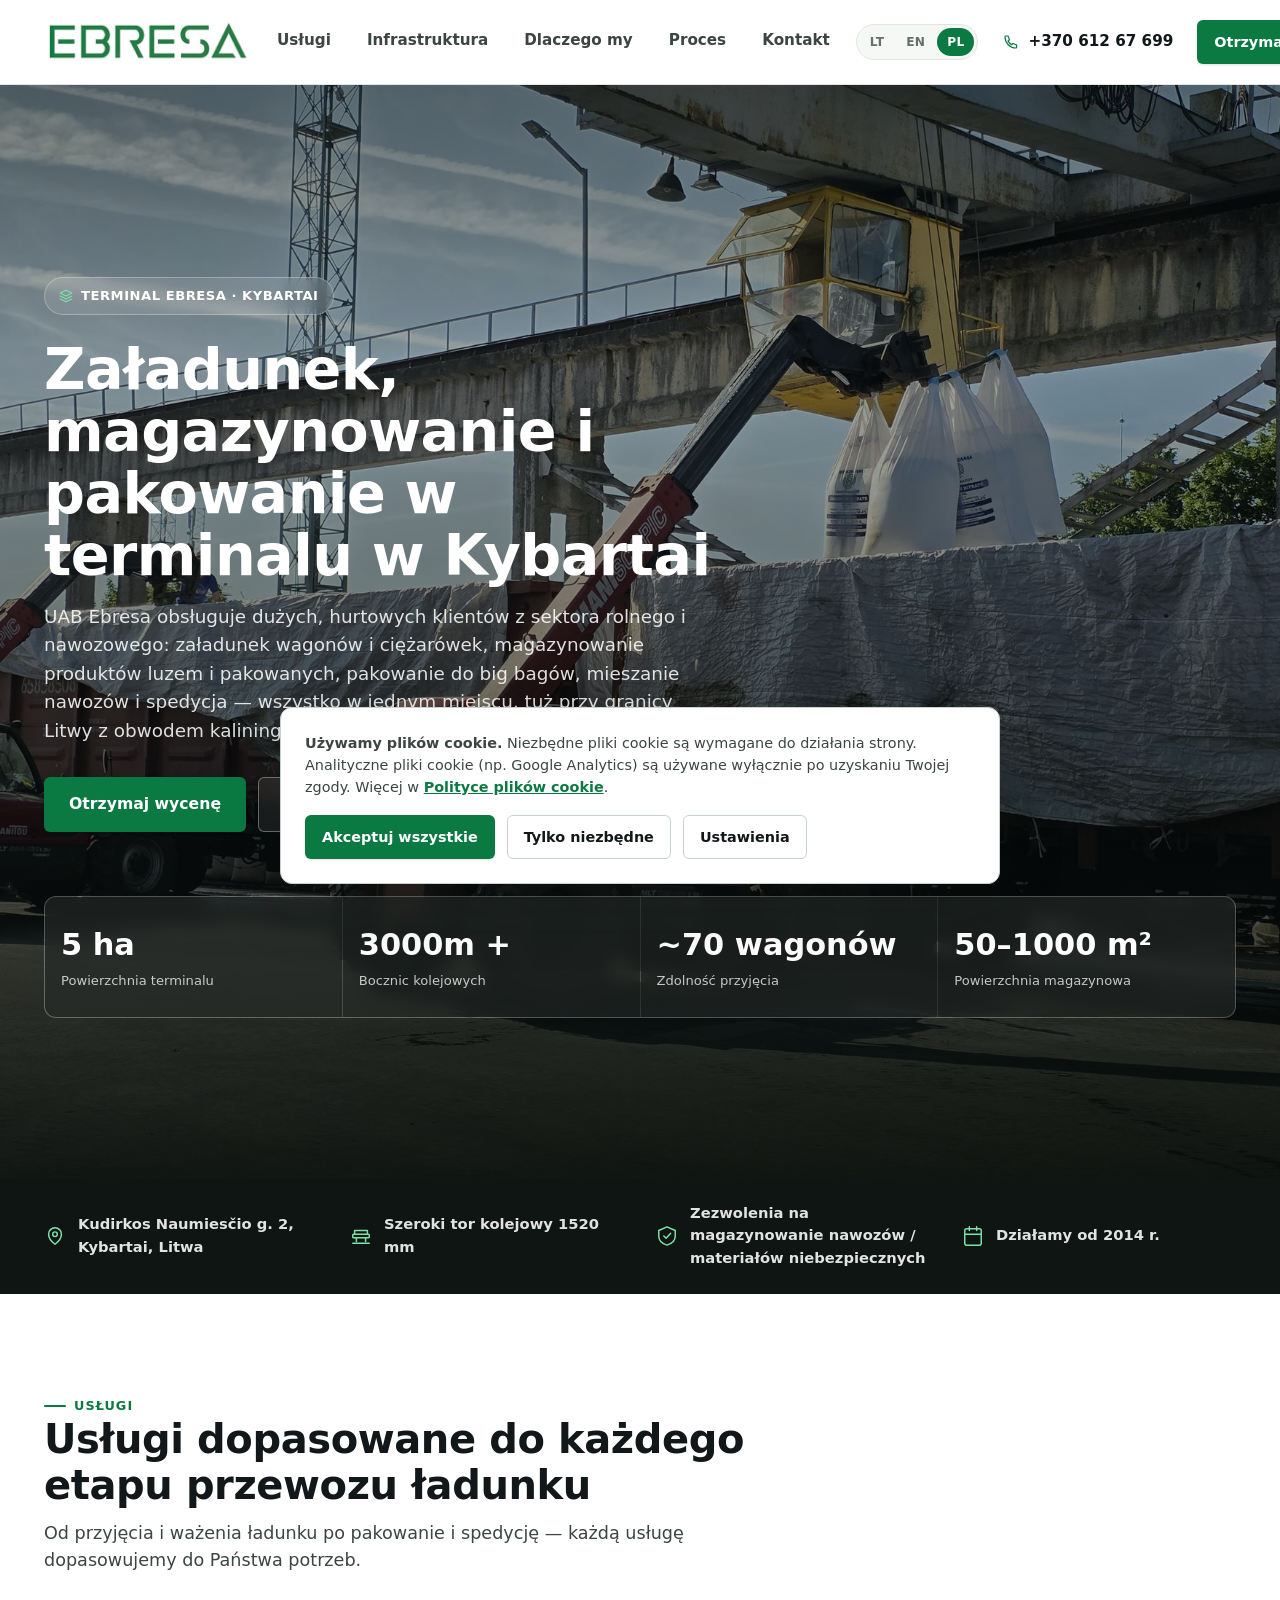
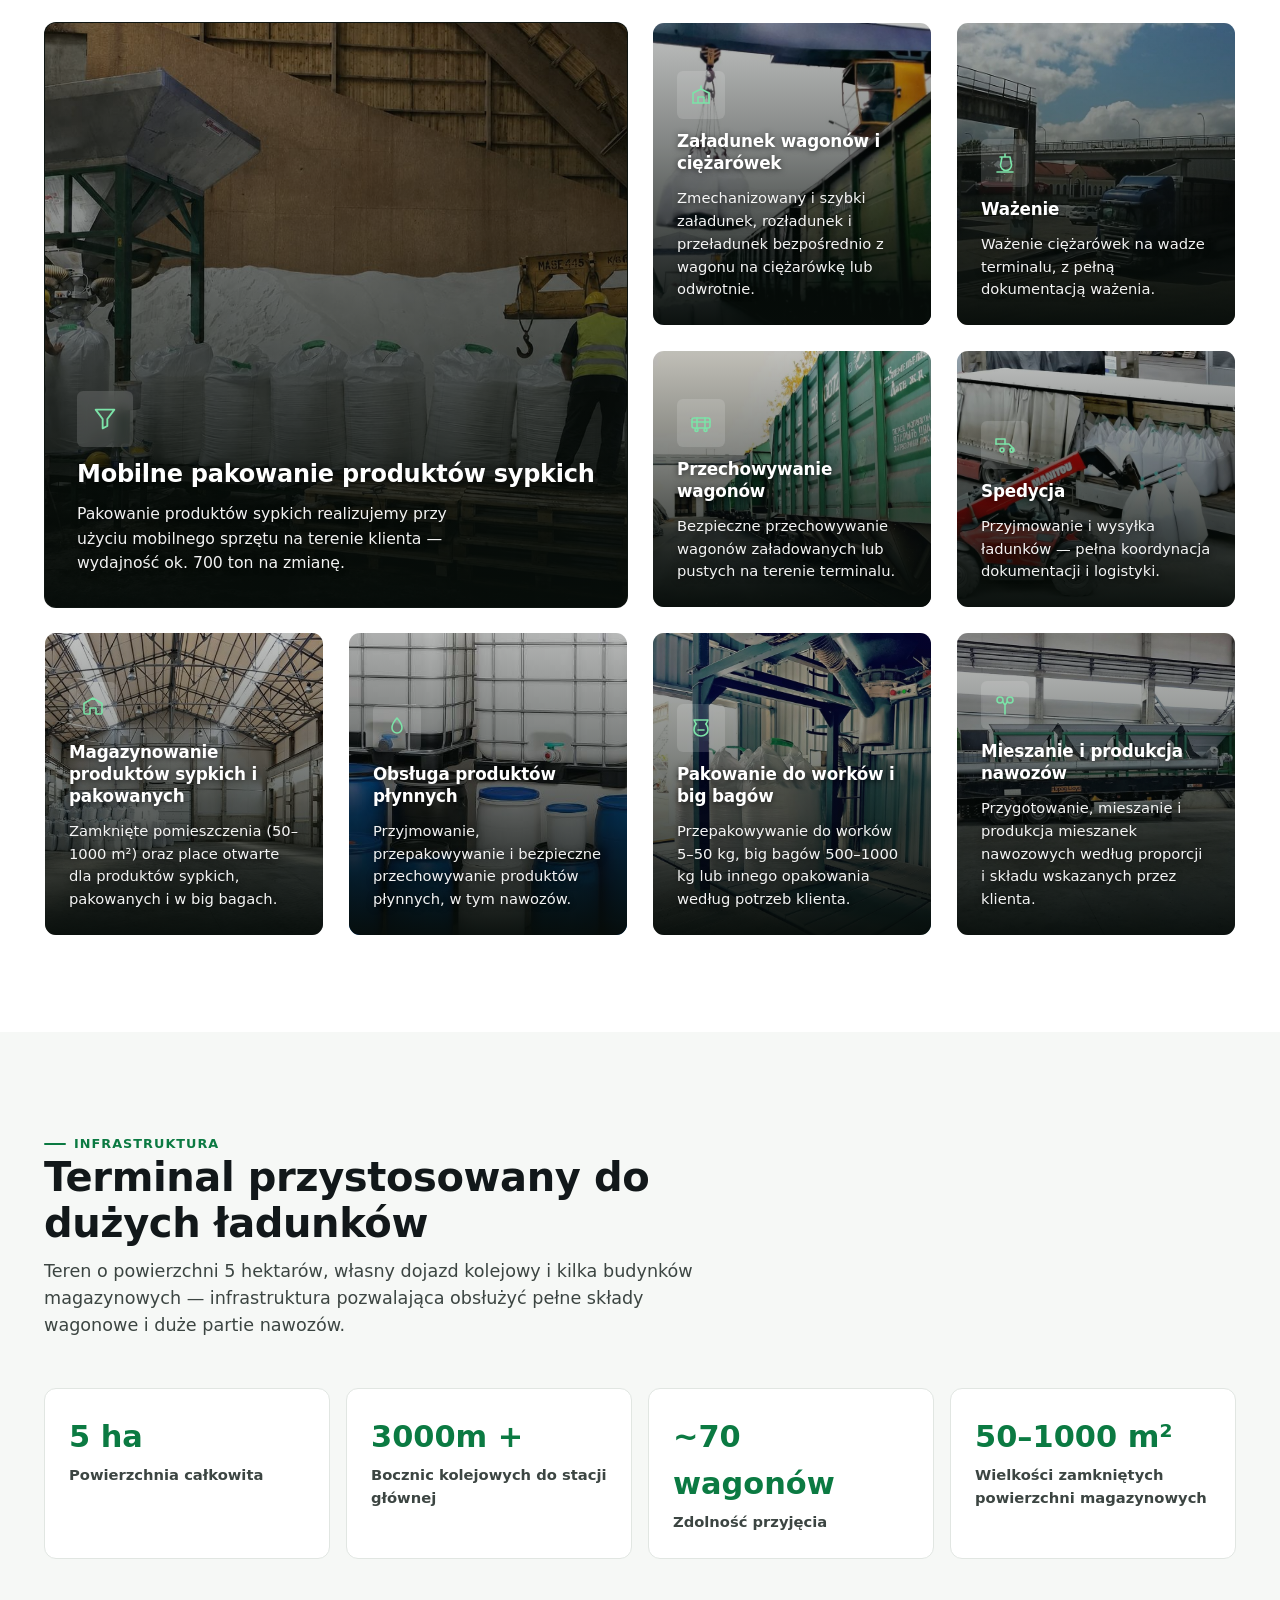
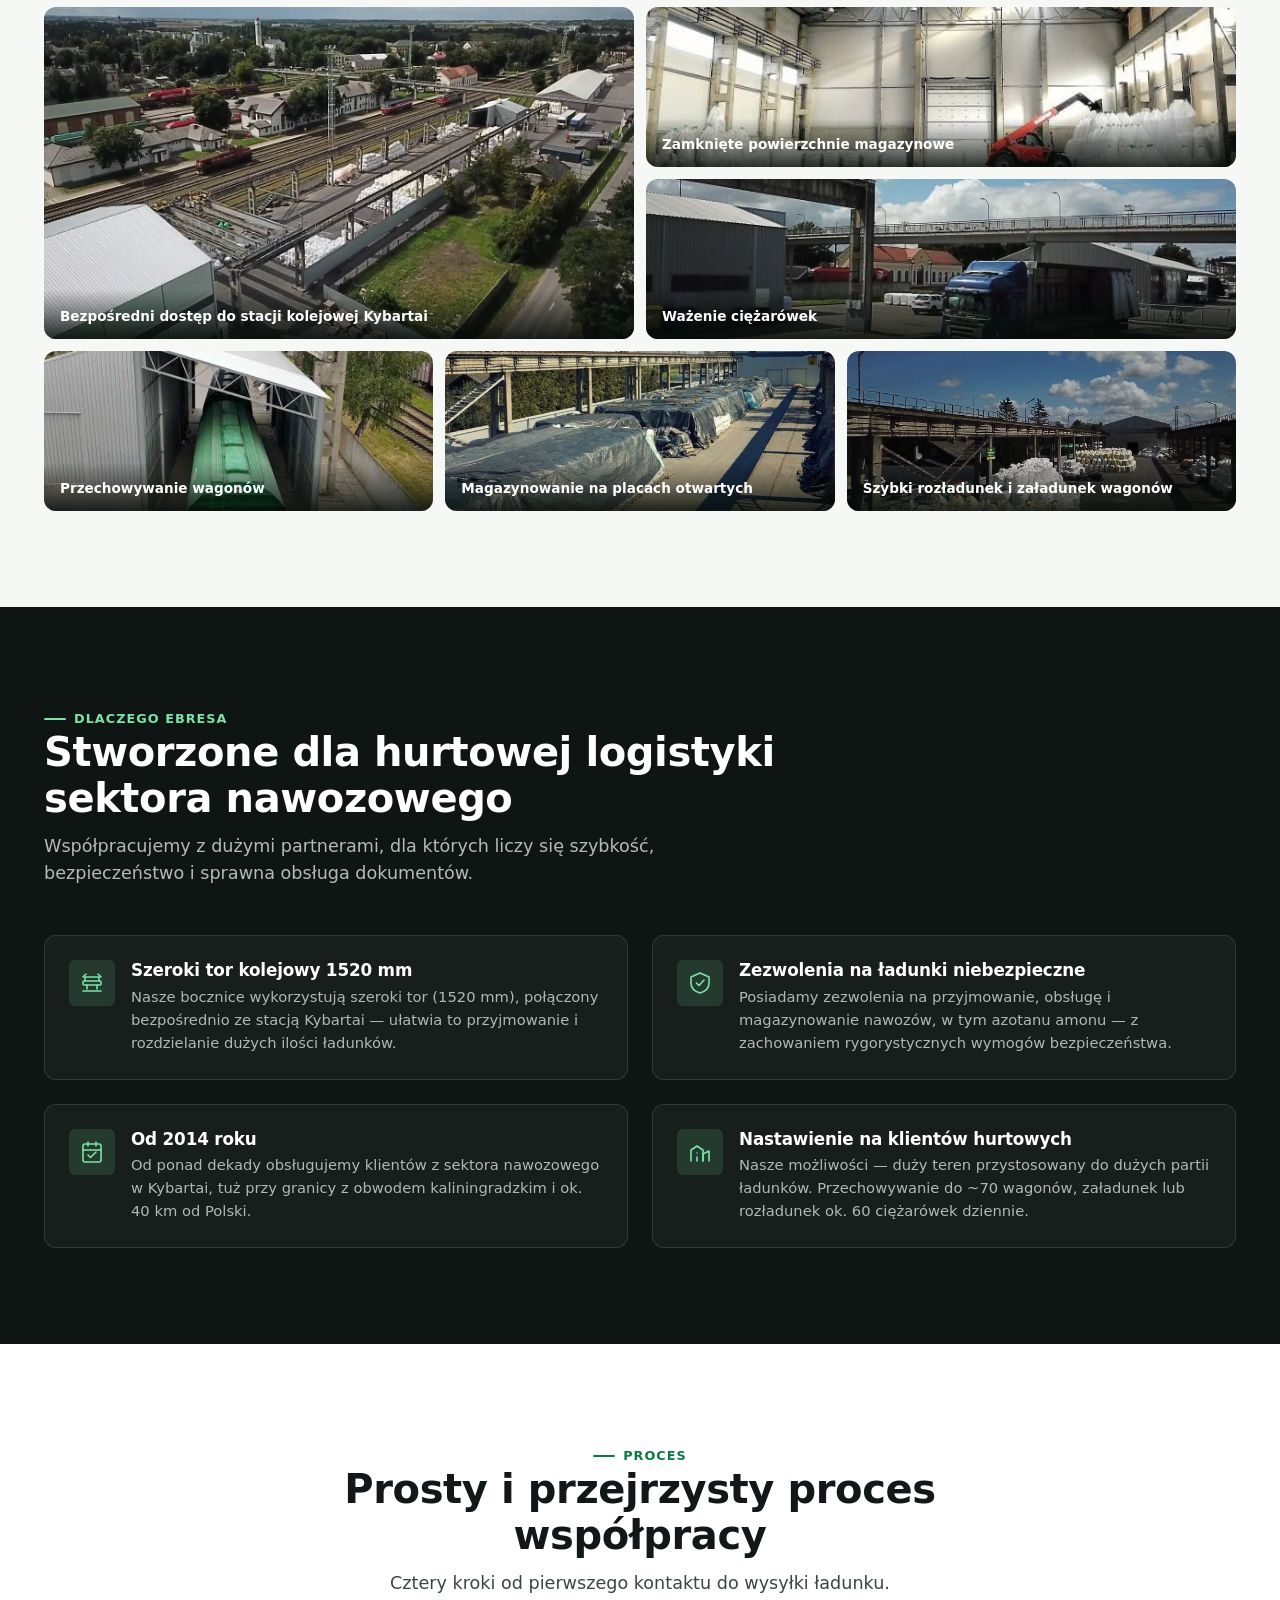
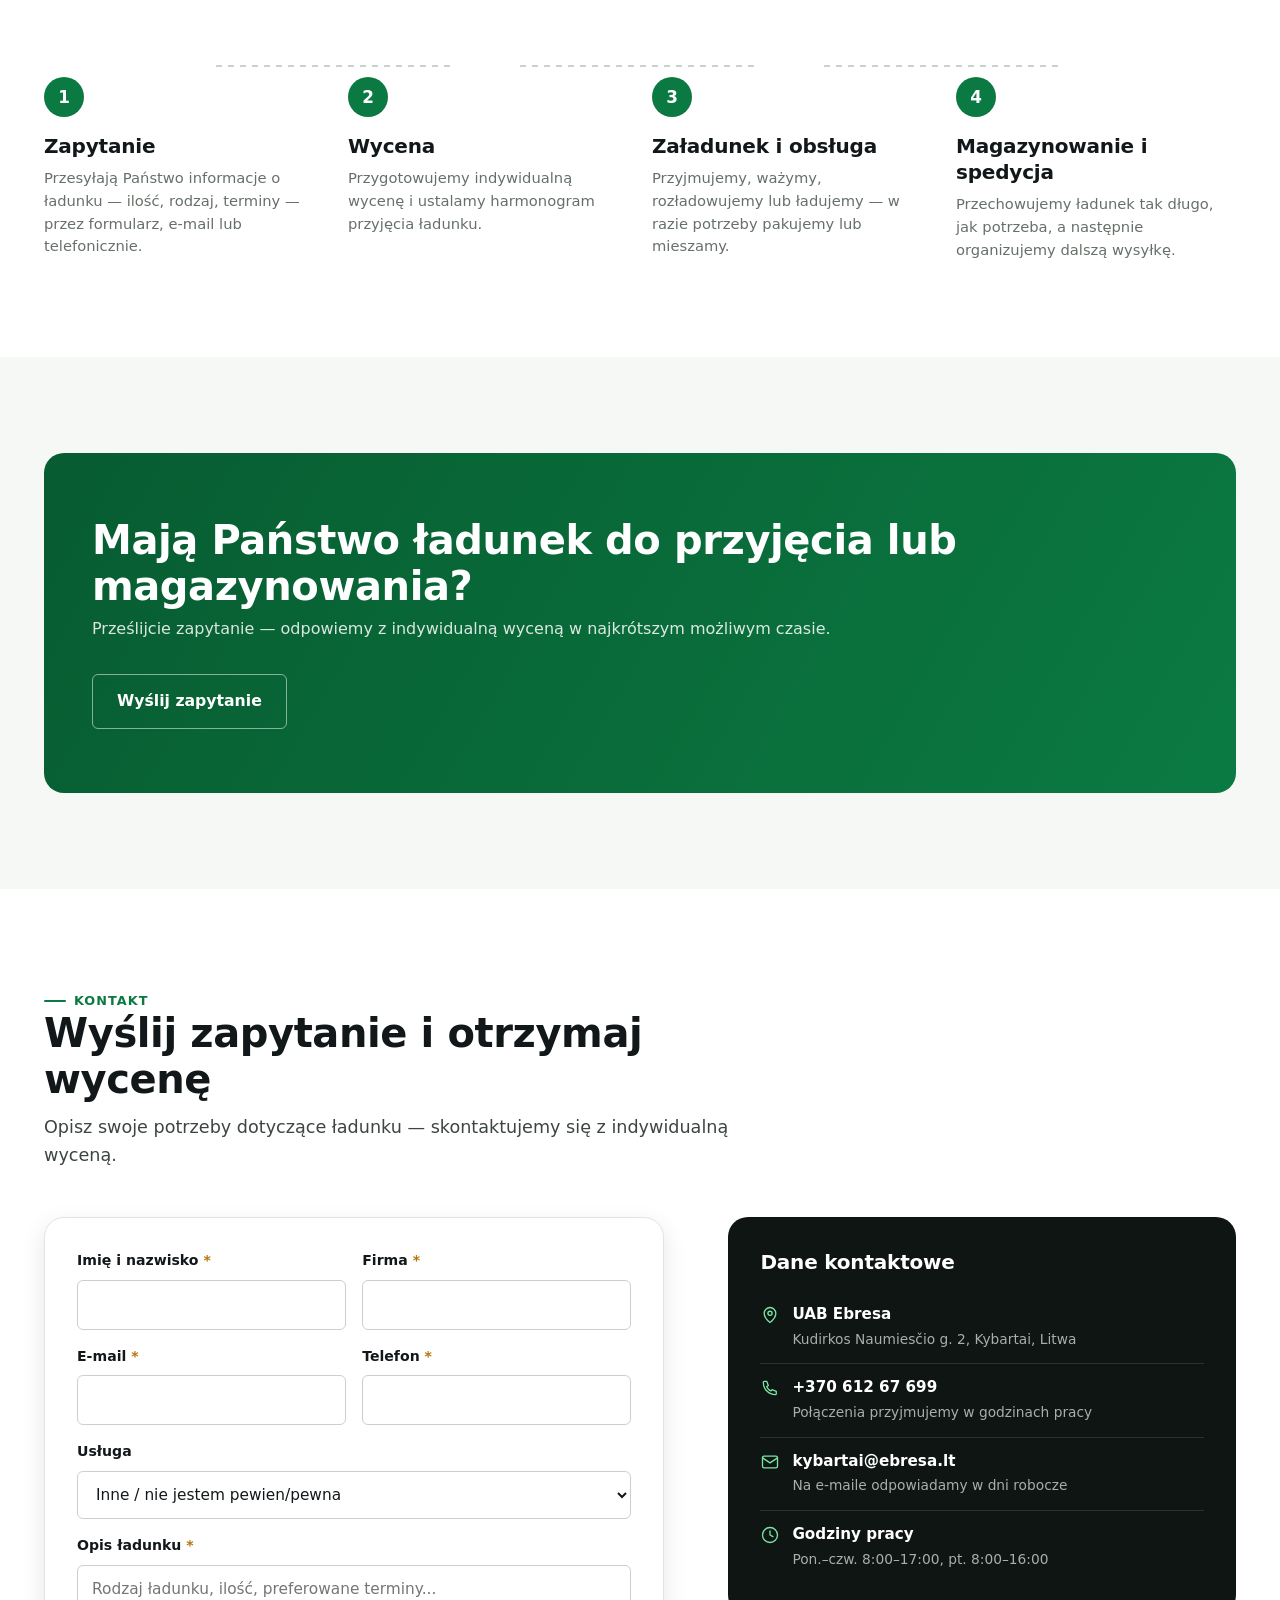
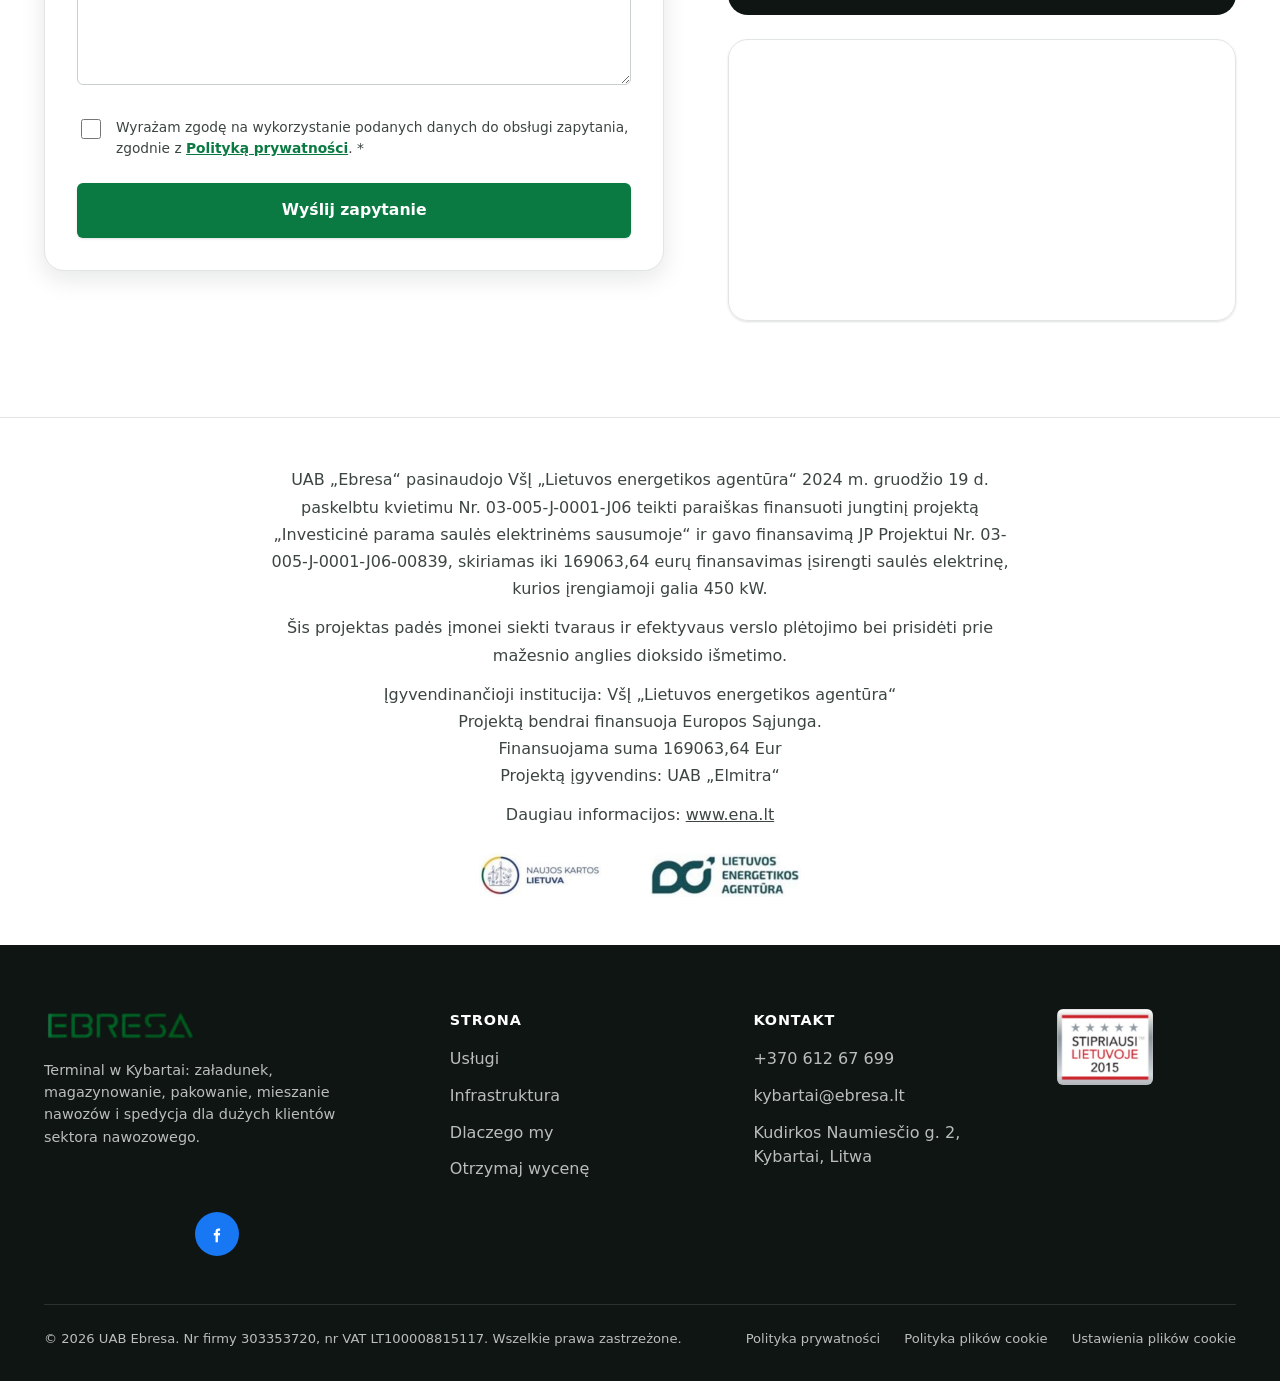
<file: pl/index.html>
<!doctype html>
<html lang="pl">
<head>
<meta charset="UTF-8">
<meta name="viewport" content="width=device-width, initial-scale=1">
<title>EBRESA — Terminal i magazynowanie w Kybartai, Litwa</title>
<meta name="description" content="UAB Ebresa — terminal w Kybartai na Litwie: załadunek wagonów i ciężarówek, magazynowanie produktów luzem i pakowanych, pakowanie do big bagów, mieszanie nawozów, ważenie i spedycja. Teren 5 ha, ponad 3000 m bocznic kolejowych, do 70 wagonów.">
<link rel="icon" href="../favicon.svg" type="image/svg+xml">
<link rel="canonical" href="https://ebresa.lt/pl/index.html">
<link rel="alternate" hreflang="lt" href="https://ebresa.lt/index.html">
<link rel="alternate" hreflang="en" href="https://ebresa.lt/en/index.html">
<link rel="alternate" hreflang="pl" href="https://ebresa.lt/pl/index.html">
<link rel="alternate" hreflang="x-default" href="https://ebresa.lt/index.html">
<meta property="og:type" content="website">
<meta property="og:title" content="EBRESA — Terminal i magazynowanie w Kybartai, Litwa">
<meta property="og:description" content="Załadunek wagonów i ciężarówek, magazynowanie, pakowanie, mieszanie nawozów i spedycja w jednym miejscu, tuż przy granicy Litwy z obwodem kaliningradzkim.">
<meta property="og:image" content="../images/hero-krova.jpg">
<link rel="stylesheet" href="../css/style.css">
</head>
<body>

<a href="#turinys" class="skip-link">Przejdź do treści</a>

<!-- ============================= HEADER ============================= -->
<header class="site-header">
  <div class="container">
    <a href="index.html" class="brand" aria-label="EBRESA — strona główna">
      <img src="../images/logo.png" alt="EBRESA">
    </a>

    <nav class="main-nav" aria-label="Menu główne">
      <a href="#paslaugos">Usługi</a>
      <a href="#infrastruktura">Infrastruktura</a>
      <a href="#kodel-mes">Dlaczego my</a>
      <a href="#procesas">Proces</a>
      <a href="#kontaktai">Kontakt</a>
    </nav>

    <div class="header-actions">
      <div class="lang-switch" aria-label="Wybór języka">
        <a href="../index.html" class="lang-link">LT</a>
        <a href="../en/index.html" class="lang-link">EN</a>
        <a href="index.html" class="lang-link is-active">PL</a>
      </div>
      <a class="header-phone" href="tel:+37061267699">
        <svg viewBox="0 0 24 24" fill="none" stroke="currentColor" stroke-width="1.6" stroke-linecap="round" stroke-linejoin="round" aria-hidden="true"><path d="M4 5c0-.6.4-1 1-1h3l2 5-2 1.5a11 11 0 0 0 5 5L14.5 14l5 2v3c0 .6-.4 1-1 1C10.5 20 4 13.5 4 5Z"/></svg>
        <span class="header-phone-text">+370 612 67 699</span>
      </a>
      <a href="#uzklausa" class="btn btn-primary btn-sm">Otrzymaj wycenę</a>
      <button class="nav-toggle" aria-label="Otwórz menu" aria-expanded="false">
        <svg viewBox="0 0 24 24" fill="none" stroke="currentColor" stroke-width="1.8" stroke-linecap="round"><path d="M3 6h18M3 12h18M3 18h18"/></svg>
      </button>
    </div>
  </div>

  <div class="mobile-nav" id="mobile-nav">
    <a href="#paslaugos">Usługi</a>
    <a href="#infrastruktura">Infrastruktura</a>
    <a href="#kodel-mes">Dlaczego my</a>
    <a href="#procesas">Proces</a>
    <a href="#kontaktai">Kontakt</a>
    <a class="header-phone" href="tel:+37061267699">
      <svg viewBox="0 0 24 24" fill="none" stroke="currentColor" stroke-width="1.6" stroke-linecap="round" stroke-linejoin="round" aria-hidden="true"><path d="M4 5c0-.6.4-1 1-1h3l2 5-2 1.5a11 11 0 0 0 5 5L14.5 14l5 2v3c0 .6-.4 1-1 1C10.5 20 4 13.5 4 5Z"/></svg>
      +370 612 67 699
    </a>
    <a href="#uzklausa" class="btn btn-primary btn-block">Otrzymaj wycenę</a>
    <div class="lang-switch" aria-label="Wybór języka">
      <a href="../index.html" class="lang-link">LT</a>
      <a href="../en/index.html" class="lang-link">EN</a>
      <a href="index.html" class="lang-link is-active">PL</a>
    </div>
  </div>
</header>

<main id="turinys">

  <!-- ============================= HERO ============================= -->
  <section class="hero">
    <div class="hero-media">
      <img src="../images/hero-krova.jpg" alt="Załadunek big bagów z nawozem do wagonów kolejowych żurawiem w terminalu Ebresa w Kybartai" width="2000" height="1500">
    </div>
    <div class="container hero-content">
      <span class="hero-tagline">
        <svg viewBox="0 0 24 24" fill="none" stroke="currentColor" stroke-width="2" stroke-linecap="round" stroke-linejoin="round" aria-hidden="true"><path d="M12 2 2 7l10 5 10-5-10-5Z"/><path d="M2 17l10 5 10-5M2 12l10 5 10-5"/></svg>
        Terminal EBRESA · Kybartai
      </span>
      <h1>Załadunek, magazynowanie i pakowanie w terminalu w Kybartai</h1>
      <p class="lede">UAB Ebresa obsługuje dużych, hurtowych klientów z sektora rolnego i nawozowego: załadunek wagonów i ciężarówek, magazynowanie produktów luzem i pakowanych, pakowanie do big bagów, mieszanie nawozów i spedycja — wszystko w jednym miejscu, tuż przy granicy Litwy z obwodem kaliningradzkim i ok. 40 km od Polski.</p>
      <div class="hero-ctas">
        <a href="#uzklausa" class="btn btn-primary">Otrzymaj wycenę</a>
        <a href="#uzklausa" class="btn btn-on-dark">Wyślij zapytanie</a>
      </div>

      <div class="hero-stats">
        <div class="hero-stat"><span class="num">5 ha</span><span class="label">Powierzchnia terminalu</span></div>
        <div class="hero-stat"><span class="num">3000m +</span><span class="label">Bocznic kolejowych</span></div>
        <div class="hero-stat"><span class="num">~70 wagonów</span><span class="label">Zdolność przyjęcia</span></div>
        <div class="hero-stat"><span class="num">50–1000 m²</span><span class="label">Powierzchnia magazynowa</span></div>
      </div>
    </div>
  </section>

  <!-- ============================= TRUST STRIP ============================= -->
  <div class="trust-strip">
    <div class="container">
      <ul>
        <li>
          <svg viewBox="0 0 24 24" fill="none" stroke="currentColor" stroke-width="1.6" stroke-linecap="round" stroke-linejoin="round" aria-hidden="true"><path d="M12 21s-7-5.3-7-11a7 7 0 0 1 14 0c0 5.7-7 11-7 11Z"/><circle cx="12" cy="10" r="2.5"/></svg>
          Kudirkos Naumiesčio g. 2, Kybartai, Litwa
        </li>
        <li>
          <svg viewBox="0 0 24 24" fill="none" stroke="currentColor" stroke-width="1.6" stroke-linecap="round" stroke-linejoin="round" aria-hidden="true"><rect x="3" y="10" width="18" height="4" rx="1"/><path d="M5 10V6h14v4M7 14v4M17 14v4M3 20h18"/></svg>
          Szeroki tor kolejowy 1520 mm
        </li>
        <li>
          <svg viewBox="0 0 24 24" fill="none" stroke="currentColor" stroke-width="1.6" stroke-linecap="round" stroke-linejoin="round" aria-hidden="true"><path d="M12 2 3 6v6c0 5 4 8.5 9 10 5-1.5 9-5 9-10V6l-9-4Z"/><path d="m8.5 12 2.5 2.5L16 9"/></svg>
          Zezwolenia na magazynowanie nawozów / materiałów niebezpiecznych
        </li>
        <li>
          <svg viewBox="0 0 24 24" fill="none" stroke="currentColor" stroke-width="1.6" stroke-linecap="round" stroke-linejoin="round" aria-hidden="true"><rect x="3" y="4" width="18" height="18" rx="2"/><path d="M16 2v4M8 2v4M3 10h18"/></svg>
          Działamy od 2014 r.
        </li>
      </ul>
    </div>
  </div>

  <!-- ============================= SERVICES ============================= -->
  <section id="paslaugos">
    <div class="container">
      <div class="section-head">
        <span class="eyebrow">Usługi</span>
        <h2>Usługi dopasowane do każdego etapu przewozu ładunku</h2>
        <p class="lede">Od przyjęcia i ważenia ładunku po pakowanie i spedycję — każdą usługę dopasowujemy do Państwa potrzeb.</p>
      </div>

      <div class="services-grid">

        <article class="service-card featured">
          <div class="featured-media">
            <img src="../images/mobilus-fasavimas.jpg" alt="Mobilne urządzenie do pakowania produktów sypkich w magazynie — napełnianie big bagów" loading="lazy" width="1200" height="900">
          </div>
          <div class="featured-content">
            <div class="service-icon">
              <svg viewBox="0 0 24 24" fill="none" stroke="currentColor" stroke-width="1.6" stroke-linecap="round" stroke-linejoin="round" aria-hidden="true"><path d="M4 4h16l-6 8v6l-4 2v-8L4 4Z"/></svg>
            </div>
            <h3>Mobilne pakowanie produktów sypkich</h3>
            <p>Pakowanie produktów sypkich realizujemy przy użyciu mobilnego sprzętu na terenie klienta — wydajność ok. 700 ton na zmianę.</p>
          </div>
        </article>

        <article class="service-card has-photo">
          <div class="featured-media">
            <img src="../images/vagonu-krova.jpg" alt="Żuraw ładujący big bagi do wagonu kolejowego" loading="lazy" width="1200" height="644">
          </div>
          <div class="featured-content">
            <div class="service-icon">
              <svg viewBox="0 0 24 24" fill="none" stroke="currentColor" stroke-width="1.6" stroke-linecap="round" stroke-linejoin="round" aria-hidden="true"><path d="M4 20V10l8-4 8 4v10"/><path d="M4 20h16M9 20v-6h6v6"/><path d="M12 3v3"/></svg>
            </div>
            <h3>Załadunek wagonów i ciężarówek</h3>
            <p>Zmechanizowany i szybki załadunek, rozładunek i przeładunek bezpośrednio z wagonu na ciężarówkę lub odwrotnie.</p>
          </div>
        </article>

        <article class="service-card has-photo">
          <div class="featured-media">
            <img src="../images/svarstykles-sunkvezimis.jpg" alt="Ważenie ciężarówki w terminalu pod estakadą załadunkową" loading="lazy" width="1280" height="720">
          </div>
          <div class="featured-content">
            <div class="service-icon">
              <svg viewBox="0 0 24 24" fill="none" stroke="currentColor" stroke-width="1.6" stroke-linecap="round" stroke-linejoin="round" aria-hidden="true"><path d="M12 3v3M7 6h10l1.5 8a5.5 5.5 0 0 1-11 0L9 6Z"/><path d="M4 21h16"/></svg>
            </div>
            <h3>Ważenie</h3>
            <p>Ważenie ciężarówek na wadze terminalu, z pełną dokumentacją ważenia.</p>
          </div>
        </article>

        <article class="service-card has-photo">
          <div class="featured-media">
            <img src="../images/vagonu-saugojimas.jpg" alt="Wagony towarowe przechowywane na terenie terminalu" loading="lazy" width="1200" height="798">
          </div>
          <div class="featured-content">
            <div class="service-icon">
              <svg viewBox="0 0 24 24" fill="none" stroke="currentColor" stroke-width="1.6" stroke-linecap="round" stroke-linejoin="round" aria-hidden="true"><rect x="3" y="7" width="18" height="10" rx="2"/><circle cx="7.5" cy="19" r="1.5"/><circle cx="16.5" cy="19" r="1.5"/><path d="M3 11h18M8 7v10M16 7v10"/></svg>
            </div>
            <h3>Przechowywanie wagonów</h3>
            <p>Bezpieczne przechowywanie wagonów załadowanych lub pustych na terenie terminalu.</p>
          </div>
        </article>

        <article class="service-card has-photo">
          <div class="featured-media">
            <img src="../images/ekspedicija.jpg" alt="Wózek widłowy ładujący big bagi do naczepy ciężarówki" loading="lazy" width="1200" height="688">
          </div>
          <div class="featured-content">
            <div class="service-icon">
              <svg viewBox="0 0 24 24" fill="none" stroke="currentColor" stroke-width="1.6" stroke-linecap="round" stroke-linejoin="round" aria-hidden="true"><path d="M3 11h13l4 4v3a1 1 0 0 1-1 1h-2"/><path d="M3 11V6h9v5M9 19a2 2 0 1 0 0-4 2 2 0 0 0 0 4Zm10 0a2 2 0 1 0 0-4 2 2 0 0 0 0 4Z"/></svg>
            </div>
            <h3>Spedycja</h3>
            <p>Przyjmowanie i wysyłka ładunków — pełna koordynacja dokumentacji i logistyki.</p>
          </div>
        </article>

        <article class="service-card has-photo">
          <div class="featured-media">
            <img src="../images/sandeliavimas-birus.jpg" alt="Przestronna hala magazynowa z big bagami" loading="lazy" width="1200" height="542">
          </div>
          <div class="featured-content">
            <div class="service-icon">
              <svg viewBox="0 0 24 24" fill="none" stroke="currentColor" stroke-width="1.6" stroke-linecap="round" stroke-linejoin="round" aria-hidden="true"><path d="M3 9.5 12 4l9 5.5V19a1 1 0 0 1-1 1h-5v-6H9v6H4a1 1 0 0 1-1-1V9.5Z"/></svg>
            </div>
            <h3>Magazynowanie produktów sypkich i pakowanych</h3>
            <p>Zamknięte pomieszczenia (50–1000 m²) oraz place otwarte dla produktów sypkich, pakowanych i w big bagach.</p>
          </div>
        </article>

        <article class="service-card has-photo">
          <div class="featured-media">
            <img src="../images/skysciu-tvarkymas.jpg" alt="Zbiorniki i beczki na produkty płynne" loading="lazy" width="600" height="450">
          </div>
          <div class="featured-content">
            <div class="service-icon">
              <svg viewBox="0 0 24 24" fill="none" stroke="currentColor" stroke-width="1.6" stroke-linecap="round" stroke-linejoin="round" aria-hidden="true"><path d="M12 2s5 5.5 5 10a5 5 0 0 1-10 0c0-4.5 5-10 5-10Z"/></svg>
            </div>
            <h3>Obsługa produktów płynnych</h3>
            <p>Przyjmowanie, przepakowywanie i bezpieczne przechowywanie produktów płynnych, w tym nawozów.</p>
          </div>
        </article>

        <article class="service-card has-photo">
          <div class="featured-media">
            <img src="../images/fasavimas-maisus.jpg" alt="Napełnianie big bagów na stanowisku pakowania" loading="lazy" width="1200" height="900">
          </div>
          <div class="featured-content">
            <div class="service-icon">
              <svg viewBox="0 0 24 24" fill="none" stroke="currentColor" stroke-width="1.6" stroke-linecap="round" stroke-linejoin="round" aria-hidden="true"><path d="M7 8 5 4h14l-2 4"/><path d="M7 8c-1.5 2-2 4-2 6 0 3 3 6 7 6s7-3 7-6c0-2-.5-4-2-6"/><path d="M9 14h6"/></svg>
            </div>
            <h3>Pakowanie do worków i big bagów</h3>
            <p>Przepakowywanie do worków 5–50 kg, big bagów 500–1000 kg lub innego opakowania według potrzeb klienta.</p>
          </div>
        </article>

        <article class="service-card has-photo">
          <div class="featured-media">
            <img src="../images/trasu-maisymas.jpg" alt="Mobilne urządzenie do mieszania i dozowania nawozów zamontowane na naczepie" loading="lazy" width="1200" height="900">
          </div>
          <div class="featured-content">
            <div class="service-icon">
              <svg viewBox="0 0 24 24" fill="none" stroke="currentColor" stroke-width="1.6" stroke-linecap="round" stroke-linejoin="round" aria-hidden="true"><circle cx="7" cy="7" r="3"/><circle cx="17" cy="7" r="3"/><path d="M9.5 8.5 12 12l2.5-3.5M12 12v9"/></svg>
            </div>
            <h3>Mieszanie i produkcja nawozów</h3>
            <p>Przygotowanie, mieszanie i produkcja mieszanek nawozowych według proporcji i składu wskazanych przez klienta.</p>
          </div>
        </article>

      </div>
    </div>
  </section>

  <!-- ============================= INFRASTRUCTURE ============================= -->
  <section id="infrastruktura" class="section-alt">
    <div class="container">
      <div class="section-head">
        <span class="eyebrow">Infrastruktura</span>
        <h2>Terminal przystosowany do dużych ładunków</h2>
        <p class="lede">Teren o powierzchni 5 hektarów, własny dojazd kolejowy i kilka budynków magazynowych — infrastruktura pozwalająca obsłużyć pełne składy wagonowe i duże partie nawozów.</p>
      </div>

      <div class="infra-facts">
        <div class="infra-fact"><span class="num">5 ha</span><span class="label">Powierzchnia całkowita</span></div>
        <div class="infra-fact"><span class="num">3000m +</span><span class="label">Bocznic kolejowych do stacji głównej</span></div>
        <div class="infra-fact"><span class="num">~70 wagonów</span><span class="label">Zdolność przyjęcia</span></div>
        <div class="infra-fact"><span class="num">50–1000 m²</span><span class="label">Wielkości zamkniętych powierzchni magazynowych</span></div>
      </div>

      <div class="gallery">
        <div class="gallery-item g-1">
          <img src="../images/terminalas-ore-1.jpg" alt="Widok z lotu ptaka na terminal Ebresa — bocznice kolejowe, wagony i budynki magazynowe w Kybartai" loading="lazy" width="1280" height="720">
          <span class="cap">Bezpośredni dostęp do stacji kolejowej Kybartai</span>
        </div>
        <div class="gallery-item g-2">
          <img src="../images/sandelio-viduje.jpg" alt="Wnętrze magazynu z big bagami i wózkiem widłowym" loading="lazy" width="643" height="311">
          <span class="cap">Zamknięte powierzchnie magazynowe</span>
        </div>
        <div class="gallery-item g-3">
          <img src="../images/svarstykles-sunkvezimis.jpg" alt="Ważenie ciężarówki w terminalu pod estakadą załadunkową" loading="lazy" width="1280" height="720">
          <span class="cap">Ważenie ciężarówek</span>
        </div>
        <div class="gallery-item g-4">
          <img src="../images/vagonu-sandeliavimas.jpg" alt="Wagony towarowe przechowywane w zadaszonej wiacie wagonowej" loading="lazy" width="450" height="600">
          <span class="cap">Przechowywanie wagonów</span>
        </div>
        <div class="gallery-item g-5">
          <img src="../images/lauko-sandeliavimas-1.jpg" alt="Magazynowanie produktów na otwartej estakadzie załadunkowej" loading="lazy" width="702" height="600">
          <span class="cap">Magazynowanie na placach otwartych</span>
        </div>
        <div class="gallery-item g-6">
          <img src="../images/pakrovimas-vagonai.jpg" alt="Big bagi ułożone przy estakadzie załadunkowej kolei" loading="lazy" width="1280" height="720">
          <span class="cap">Szybki rozładunek i załadunek wagonów</span>
        </div>
      </div>
    </div>
  </section>

  <!-- ============================= WHY US ============================= -->
  <section id="kodel-mes" class="section-dark">
    <div class="container">
      <div class="section-head">
        <span class="eyebrow">Dlaczego Ebresa</span>
        <h2>Stworzone dla hurtowej logistyki sektora nawozowego</h2>
        <p class="lede">Współpracujemy z dużymi partnerami, dla których liczy się szybkość, bezpieczeństwo i sprawna obsługa dokumentów.</p>
      </div>

      <div class="diff-grid">
        <div class="diff-card">
          <div class="diff-icon">
            <svg viewBox="0 0 24 24" fill="none" stroke="currentColor" stroke-width="1.6" stroke-linecap="round" stroke-linejoin="round" aria-hidden="true"><rect x="3" y="10" width="18" height="4" rx="1"/><path d="M5 10V6h14v4M7 14v4M17 14v4M3 20h18M3 6l3-3M21 6l-3-3"/></svg>
          </div>
          <div>
            <h3>Szeroki tor kolejowy 1520 mm</h3>
            <p>Nasze bocznice wykorzystują szeroki tor (1520 mm), połączony bezpośrednio ze stacją Kybartai — ułatwia to przyjmowanie i rozdzielanie dużych ilości ładunków.</p>
          </div>
        </div>

        <div class="diff-card">
          <div class="diff-icon">
            <svg viewBox="0 0 24 24" fill="none" stroke="currentColor" stroke-width="1.6" stroke-linecap="round" stroke-linejoin="round" aria-hidden="true"><path d="M12 2 3 6v6c0 5 4 8.5 9 10 5-1.5 9-5 9-10V6l-9-4Z"/><path d="m8.5 12 2.5 2.5L16 9"/></svg>
          </div>
          <div>
            <h3>Zezwolenia na ładunki niebezpieczne</h3>
            <p>Posiadamy zezwolenia na przyjmowanie, obsługę i magazynowanie nawozów, w tym azotanu amonu — z zachowaniem rygorystycznych wymogów bezpieczeństwa.</p>
          </div>
        </div>

        <div class="diff-card">
          <div class="diff-icon">
            <svg viewBox="0 0 24 24" fill="none" stroke="currentColor" stroke-width="1.6" stroke-linecap="round" stroke-linejoin="round" aria-hidden="true"><rect x="3" y="4" width="18" height="18" rx="2"/><path d="M16 2v4M8 2v4M3 10h18"/><path d="m8 15 2.5 2.5L16 12"/></svg>
          </div>
          <div>
            <h3>Od 2014 roku</h3>
            <p>Od ponad dekady obsługujemy klientów z sektora nawozowego w Kybartai, tuż przy granicy z obwodem kaliningradzkim i ok. 40 km od Polski.</p>
          </div>
        </div>

        <div class="diff-card">
          <div class="diff-icon">
            <svg viewBox="0 0 24 24" fill="none" stroke="currentColor" stroke-width="1.6" stroke-linecap="round" stroke-linejoin="round" aria-hidden="true"><path d="M3 21V10l6-4 6 4v11"/><path d="M15 21v-7l6-3v10"/><path d="M9 21v-4h0M9 13h0"/></svg>
          </div>
          <div>
            <h3>Nastawienie na klientów hurtowych</h3>
            <p>Nasze możliwości — duży teren przystosowany do dużych partii ładunków. Przechowywanie do ~70 wagonów, załadunek lub rozładunek ok. 60 ciężarówek dziennie.</p>
          </div>
        </div>
      </div>
    </div>
  </section>

  <!-- ============================= PROCESS ============================= -->
  <section id="procesas">
    <div class="container">
      <div class="section-head text-center">
        <span class="eyebrow">Proces</span>
        <h2>Prosty i przejrzysty proces współpracy</h2>
        <p class="lede text-center">Cztery kroki od pierwszego kontaktu do wysyłki ładunku.</p>
      </div>

      <div class="process-grid">
        <div class="process-step">
          <span class="step-num" aria-hidden="true"></span>
          <h3>Zapytanie</h3>
          <p>Przesyłają Państwo informacje o ładunku — ilość, rodzaj, terminy — przez formularz, e-mail lub telefonicznie.</p>
        </div>
        <div class="process-step">
          <span class="step-num" aria-hidden="true"></span>
          <h3>Wycena</h3>
          <p>Przygotowujemy indywidualną wycenę i ustalamy harmonogram przyjęcia ładunku.</p>
        </div>
        <div class="process-step">
          <span class="step-num" aria-hidden="true"></span>
          <h3>Załadunek i obsługa</h3>
          <p>Przyjmujemy, ważymy, rozładowujemy lub ładujemy — w razie potrzeby pakujemy lub mieszamy.</p>
        </div>
        <div class="process-step">
          <span class="step-num" aria-hidden="true"></span>
          <h3>Magazynowanie i spedycja</h3>
          <p>Przechowujemy ładunek tak długo, jak potrzeba, a następnie organizujemy dalszą wysyłkę.</p>
        </div>
      </div>
    </div>
  </section>

  <!-- ============================= CTA BAND ============================= -->
  <section class="section-alt">
    <div class="container">
      <div class="cta-band">
        <div>
          <h2>Mają Państwo ładunek do przyjęcia lub magazynowania?</h2>
          <p>Prześlijcie zapytanie — odpowiemy z indywidualną wyceną w najkrótszym możliwym czasie.</p>
        </div>
        <a href="#uzklausa" class="btn btn-ghost">Wyślij zapytanie</a>
      </div>
    </div>
  </section>

  <!-- ============================= CONTACT / QUOTE ============================= -->
  <section id="kontaktai">
    <div class="container">
      <div class="section-head">
        <span class="eyebrow">Kontakt</span>
        <h2 id="uzklausa">Wyślij zapytanie i otrzymaj wycenę</h2>
        <p class="lede">Opisz swoje potrzeby dotyczące ładunku — skontaktujemy się z indywidualną wyceną.</p>
      </div>

      <div class="contact-wrap">
        <div class="quote-card">
          <form id="quote-form" action="https://formsubmit.co/kybartai@ebresa.lt" method="POST">
            <input type="hidden" name="_subject" value="Nowe zapytanie z ebresa.lt (PL)">
            <input type="hidden" name="_template" value="table">
            <input type="hidden" name="_captcha" value="false">
            <input type="text" name="_honey" style="display:none" tabindex="-1" autocomplete="off">

            <div class="form-row">
              <div class="field">
                <label for="quote-name">Imię i nazwisko <span class="req">*</span></label>
                <input type="text" id="quote-name" name="Vardas" required autocomplete="name">
                <p class="field-error">To pole jest wymagane.</p>
              </div>
              <div class="field">
                <label for="quote-company">Firma <span class="req">*</span></label>
                <input type="text" id="quote-company" name="Įmonė" required autocomplete="organization">
                <p class="field-error">To pole jest wymagane.</p>
              </div>
            </div>

            <div class="form-row">
              <div class="field">
                <label for="quote-email">E-mail <span class="req">*</span></label>
                <input type="email" id="quote-email" name="El. paštas" required autocomplete="email">
                <p class="field-error">Podaj prawidłowy adres e-mail.</p>
              </div>
              <div class="field">
                <label for="quote-phone">Telefon <span class="req">*</span></label>
                <input type="tel" id="quote-phone" name="Telefonas" required autocomplete="tel">
                <p class="field-error">To pole jest wymagane.</p>
              </div>
            </div>

            <div class="field">
              <label for="quote-service">Usługa</label>
              <select id="quote-service" name="Paslauga">
                <option value="Załadunek wagonów i ciężarówek">Załadunek wagonów i ciężarówek</option>
                <option value="Ważenie">Ważenie</option>
                <option value="Przechowywanie wagonów">Przechowywanie wagonów</option>
                <option value="Spedycja">Spedycja</option>
                <option value="Magazynowanie produktów sypkich i pakowanych">Magazynowanie produktów sypkich i pakowanych</option>
                <option value="Obsługa produktów płynnych">Obsługa produktów płynnych</option>
                <option value="Pakowanie do worków i big bagów">Pakowanie do worków i big bagów</option>
                <option value="Mobilne pakowanie produktów sypkich">Mobilne pakowanie produktów sypkich</option>
                <option value="Mieszanie i produkcja nawozów">Mieszanie i produkcja nawozów</option>
                <option value="Inne / nie jestem pewien/pewna" selected>Inne / nie jestem pewien/pewna</option>
              </select>
            </div>

            <div class="field">
              <label for="quote-message">Opis ładunku <span class="req">*</span></label>
              <textarea id="quote-message" name="Žinutė" required placeholder="Rodzaj ładunku, ilość, preferowane terminy..."></textarea>
              <p class="field-error">To pole jest wymagane.</p>
            </div>

            <div class="consent-row">
              <input type="checkbox" id="quote-consent" name="Sutikimas" value="Taip" required>
              <label for="quote-consent">Wyrażam zgodę na wykorzystanie podanych danych do obsługi zapytania, zgodnie z <a href="polityka-prywatnosci.html">Polityką prywatności</a>. <span class="req">*</span></label>
            </div>

            <div class="field" id="quote-captcha-wrap">
              <div class="g-recaptcha" data-sitekey="6LfNIowtAAAAAHVH_tMnLHidetBTi9Sw1Dhwbqaz"></div>
              <p class="field-error">Potwierdź, że nie jesteś robotem.</p>
            </div>

            <button type="submit" class="btn btn-primary btn-block">Wyślij zapytanie</button>
            <div id="quote-form-status" class="form-status" role="status" aria-live="polite"></div>
          </form>
        </div>

        <div>
          <div class="contact-info-card">
            <h3>Dane kontaktowe</h3>
            <div class="contact-line">
              <svg viewBox="0 0 24 24" fill="none" stroke="currentColor" stroke-width="1.6" stroke-linecap="round" stroke-linejoin="round" aria-hidden="true"><path d="M12 21s-7-5.3-7-11a7 7 0 0 1 14 0c0 5.7-7 11-7 11Z"/><circle cx="12" cy="10" r="2.5"/></svg>
              <div><strong>UAB Ebresa</strong><span>Kudirkos Naumiesčio g. 2, Kybartai, Litwa</span></div>
            </div>
            <div class="contact-line">
              <svg viewBox="0 0 24 24" fill="none" stroke="currentColor" stroke-width="1.6" stroke-linecap="round" stroke-linejoin="round" aria-hidden="true"><path d="M4 5c0-.6.4-1 1-1h3l2 5-2 1.5a11 11 0 0 0 5 5L14.5 14l5 2v3c0 .6-.4 1-1 1C10.5 20 4 13.5 4 5Z"/></svg>
              <div><strong><a href="tel:+37061267699">+370 612 67 699</a></strong><span>Połączenia przyjmujemy w godzinach pracy</span></div>
            </div>
            <div class="contact-line">
              <svg viewBox="0 0 24 24" fill="none" stroke="currentColor" stroke-width="1.6" stroke-linecap="round" stroke-linejoin="round" aria-hidden="true"><rect x="3" y="5" width="18" height="14" rx="2"/><path d="m3 7 9 6 9-6"/></svg>
              <div><strong><a href="mailto:kybartai@ebresa.lt">kybartai@ebresa.lt</a></strong><span>Na e-maile odpowiadamy w dni robocze</span></div>
            </div>
            <div class="contact-line">
              <svg viewBox="0 0 24 24" fill="none" stroke="currentColor" stroke-width="1.6" stroke-linecap="round" stroke-linejoin="round" aria-hidden="true"><circle cx="12" cy="12" r="9"/><path d="M12 7v5l3.5 2"/></svg>
              <div><strong>Godziny pracy</strong><span>Pon.–czw. 8:00–17:00, pt. 8:00–16:00</span></div>
            </div>
          </div>

          <div class="map-embed">
            <iframe
              src="https://www.google.com/maps?q=Kudirkos%20Naumies%C4%8Dio%20g.%202%2C%20Kybartai%2C%20Vilkaviškio%20r.&output=embed"
              title="UAB Ebresa na mapie — Kudirkos Naumiesčio g. 2, Kybartai"
              loading="lazy" referrerpolicy="no-referrer-when-downgrade"></iframe>
          </div>
        </div>
      </div>
    </div>
  </section>

  <!-- ============================= FUNDING NOTICE ============================= -->
  <section id="finansowanie" class="funding-notice">
    <div class="container">
      <p>UAB „Ebresa“ pasinaudojo VšĮ „Lietuvos energetikos agentūra“ 2024 m. gruodžio 19 d. paskelbtu kvietimu Nr. 03-005-J-0001-J06 teikti paraiškas finansuoti jungtinį projektą „Investicinė parama saulės elektrinėms sausumoje“ ir gavo finansavimą JP Projektui Nr. 03-005-J-0001-J06-00839, skiriamas iki 169063,64 eurų finansavimas įsirengti saulės elektrinę, kurios įrengiamoji galia 450 kW.</p>
      <p>Šis projektas padės įmonei siekti tvaraus ir efektyvaus verslo plėtojimo bei prisidėti prie mažesnio anglies dioksido išmetimo.</p>
      <p>
        Įgyvendinančioji institucija: VšĮ „Lietuvos energetikos agentūra“<br>
        Projektą bendrai finansuoja Europos Sąjunga.<br>
        Finansuojama suma 169063,64 Eur<br>
        Projektą įgyvendins: UAB „Elmitra“
      </p>
      <p>Daugiau informacijos: <a href="https://www.ena.lt" target="_blank" rel="noopener noreferrer">www.ena.lt</a></p>
      <div class="funding-logos">
        <img src="../images/logo-naujos-kartos-lietuva.png" alt="Naujos kartos Lietuva" height="44">
        <img src="../images/logo-lietuvos-energetikos-agentura.png" alt="Lietuvos energetikos agentūra" height="44">
      </div>
    </div>
  </section>

</main>

<!-- ============================= FOOTER ============================= -->
<footer class="site-footer">
  <div class="container">
    <div class="footer-grid">
      <div>
        <div class="footer-brand">
          <img src="../images/logo.png" alt="EBRESA">
        </div>
        <p style="max-width:34ch; font-size:0.9rem;">Terminal w Kybartai: załadunek, magazynowanie, pakowanie, mieszanie nawozów i spedycja dla dużych klientów sektora nawozowego.</p>
        <div class="footer-social">
          <a class="social-link" href="https://www.facebook.com/ebresa/" target="_blank" rel="noopener noreferrer" aria-label="EBRESA na Facebooku">
            <svg viewBox="0 0 24 24" fill="currentColor" aria-hidden="true"><path d="M15.5 8.5H14c-.6 0-1 .4-1 1V11h2.4l-.3 2.5H13V21h-2.6v-7.5H8.5V11h1.9V9.2c0-2 1.2-3.2 3.1-3.2.9 0 1.7.1 1.9.1v2.4Z"/></svg>
            <span class="social-link-label">Facebook</span>
          </a>
        </div>
      </div>
      <div class="footer-col">
        <h4>Strona</h4>
        <ul>
          <li><a href="#paslaugos">Usługi</a></li>
          <li><a href="#infrastruktura">Infrastruktura</a></li>
          <li><a href="#kodel-mes">Dlaczego my</a></li>
          <li><a href="#uzklausa">Otrzymaj wycenę</a></li>
        </ul>
      </div>
      <div class="footer-col">
        <h4>Kontakt</h4>
        <ul>
          <li><a href="tel:+37061267699">+370 612 67 699</a></li>
          <li><a href="mailto:kybartai@ebresa.lt">kybartai@ebresa.lt</a></li>
          <li>Kudirkos Naumiesčio g. 2,<br>Kybartai, Litwa</li>
        </ul>
      </div>
      <div class="footer-badge">
        <img src="../images/badge-stipriausi-2015.png" alt="Stipriausi Lietuvoje 2015">
      </div>
    </div>

    <div class="footer-bottom">
      <span>© <span id="current-year">2026</span> UAB Ebresa. Nr firmy 303353720, nr VAT LT100008815117. Wszelkie prawa zastrzeżone.</span>
      <div class="footer-legal">
        <a href="polityka-prywatnosci.html">Polityka prywatności</a>
        <a href="polityka-plikow-cookie.html">Polityka plików cookie</a>
        <a href="#" data-cookie-settings>Ustawienia plików cookie</a>
      </div>
    </div>
  </div>
</footer>

<!-- ============================= COOKIE BANNER ============================= -->
<div class="cookie-banner" id="cookie-banner" role="dialog" aria-live="polite" aria-label="Ustawienia plików cookie">
  <p><strong>Używamy plików cookie.</strong> Niezbędne pliki cookie są wymagane do działania strony. Analityczne pliki cookie (np. Google Analytics) są używane wyłącznie po uzyskaniu Twojej zgody. Więcej w <a href="polityka-plikow-cookie.html">Polityce plików cookie</a>.</p>
  <div class="cookie-actions">
    <button class="btn btn-primary btn-sm" data-cookie-accept-all>Akceptuj wszystkie</button>
    <button class="btn btn-ghost btn-sm" data-cookie-necessary-only>Tylko niezbędne</button>
    <button class="btn btn-ghost btn-sm" data-cookie-settings>Ustawienia</button>
  </div>
</div>

<!-- ============================= COOKIE SETTINGS MODAL ============================= -->
<div class="modal-overlay" id="cookie-modal">
  <div class="modal-card" role="dialog" aria-modal="true" aria-labelledby="cookie-modal-title">
    <h3 id="cookie-modal-title">Ustawienia plików cookie</h3>
    <p>Wybierz, na jakie pliki cookie się zgadzasz. Niezbędne pliki cookie są zawsze włączone, ponieważ bez nich strona nie działałaby prawidłowo.</p>

    <div class="cookie-category">
      <div>
        <div class="cookie-category-head">
          <h4>Niezbędne pliki cookie</h4>
        </div>
        <p>Wymagane do podstawowych funkcji strony, np. zapamiętania zgody na pliki cookie. Tych plików cookie nie można wyłączyć.</p>
      </div>
      <label class="switch">
        <input type="checkbox" checked disabled aria-label="Niezbędne pliki cookie (zawsze włączone)">
        <span class="track"><span class="thumb"></span></span>
      </label>
    </div>

    <div class="cookie-category">
      <div>
        <div class="cookie-category-head">
          <h4>Analityczne pliki cookie</h4>
        </div>
        <p>Pomagają zrozumieć, jak odwiedzający korzystają ze strony (np. Google Analytics). Włączane wyłącznie po uzyskaniu Twojej zgody.</p>
      </div>
      <label class="switch">
        <input type="checkbox" id="cookie-toggle-analytics" aria-label="Analityczne pliki cookie">
        <span class="track"><span class="thumb"></span></span>
      </label>
    </div>

    <div class="modal-actions">
      <button class="btn btn-primary" data-cookie-save>Zapisz ustawienia</button>
      <button class="btn btn-ghost" data-cookie-modal-close>Anuluj</button>
    </div>
  </div>
</div>

<script src="https://www.google.com/recaptcha/api.js" async defer></script>
<script src="../js/main.js"></script>
</body>
</html>
</file>
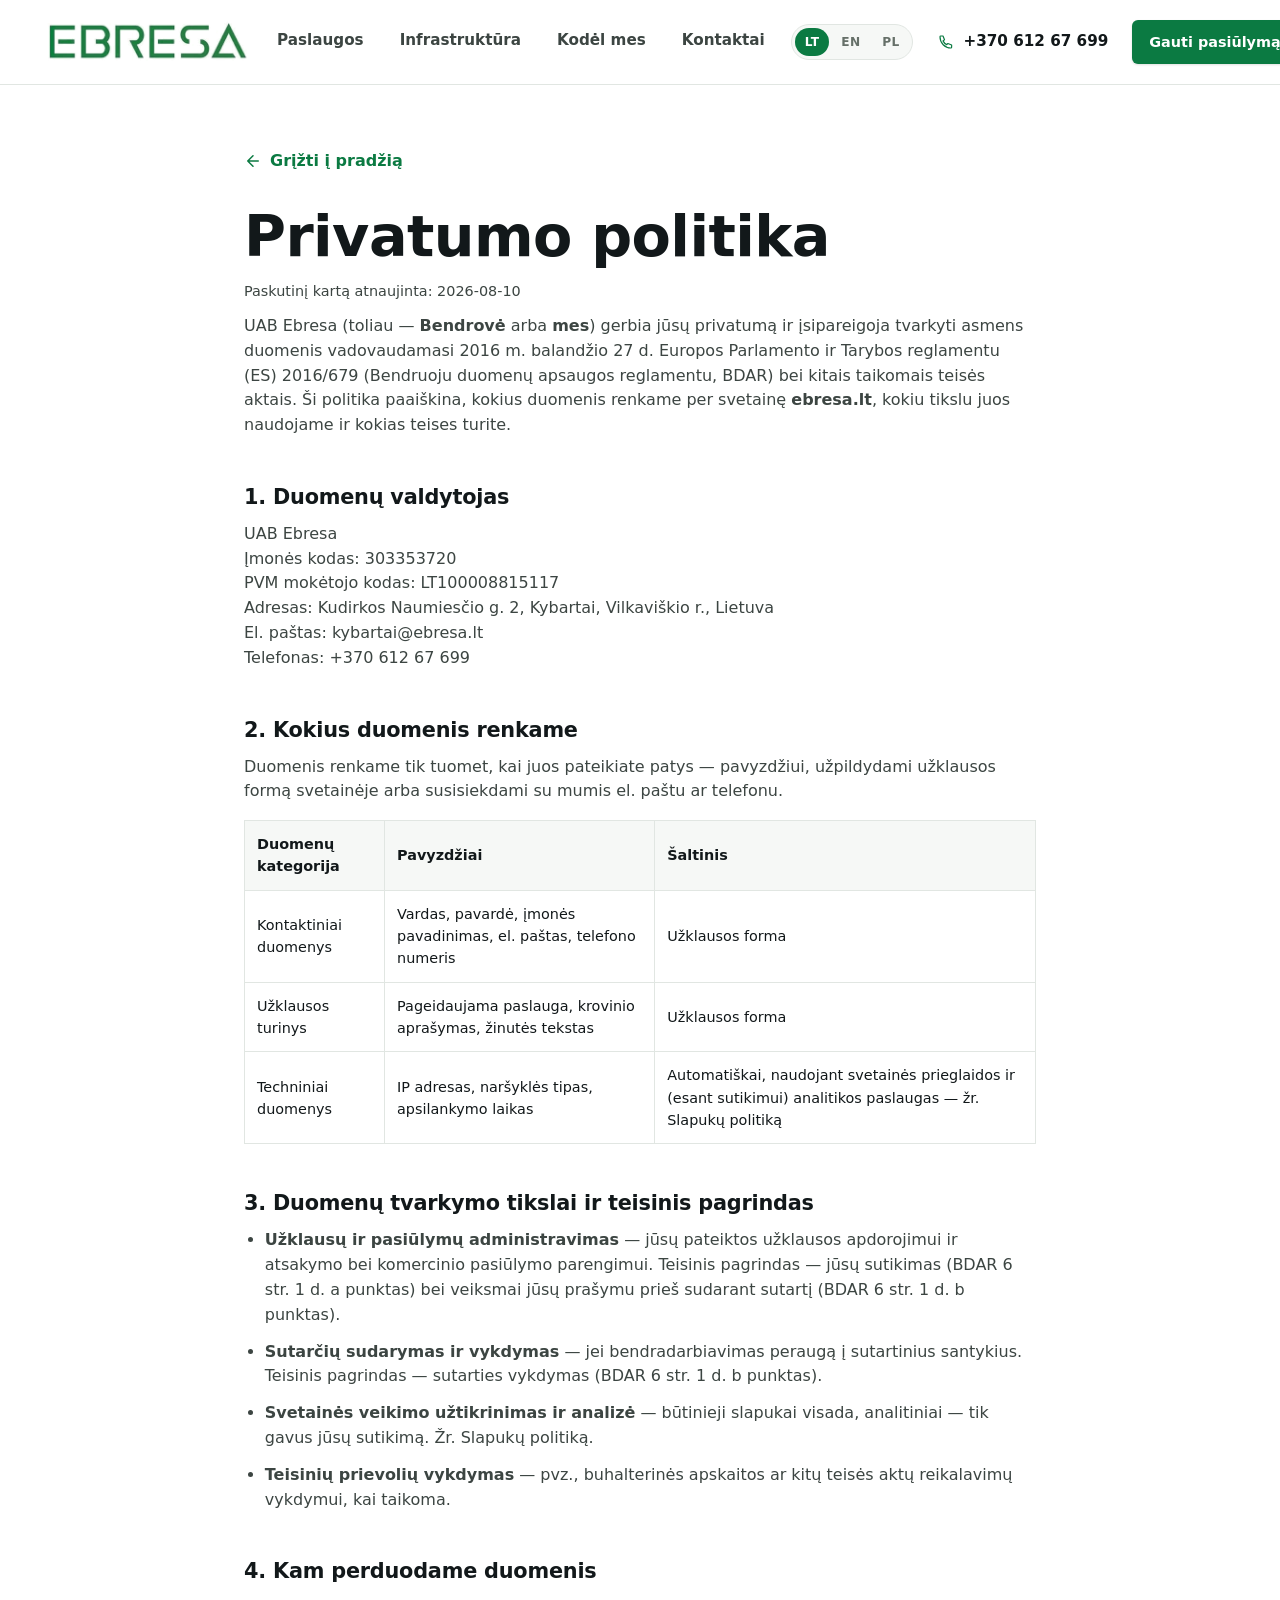
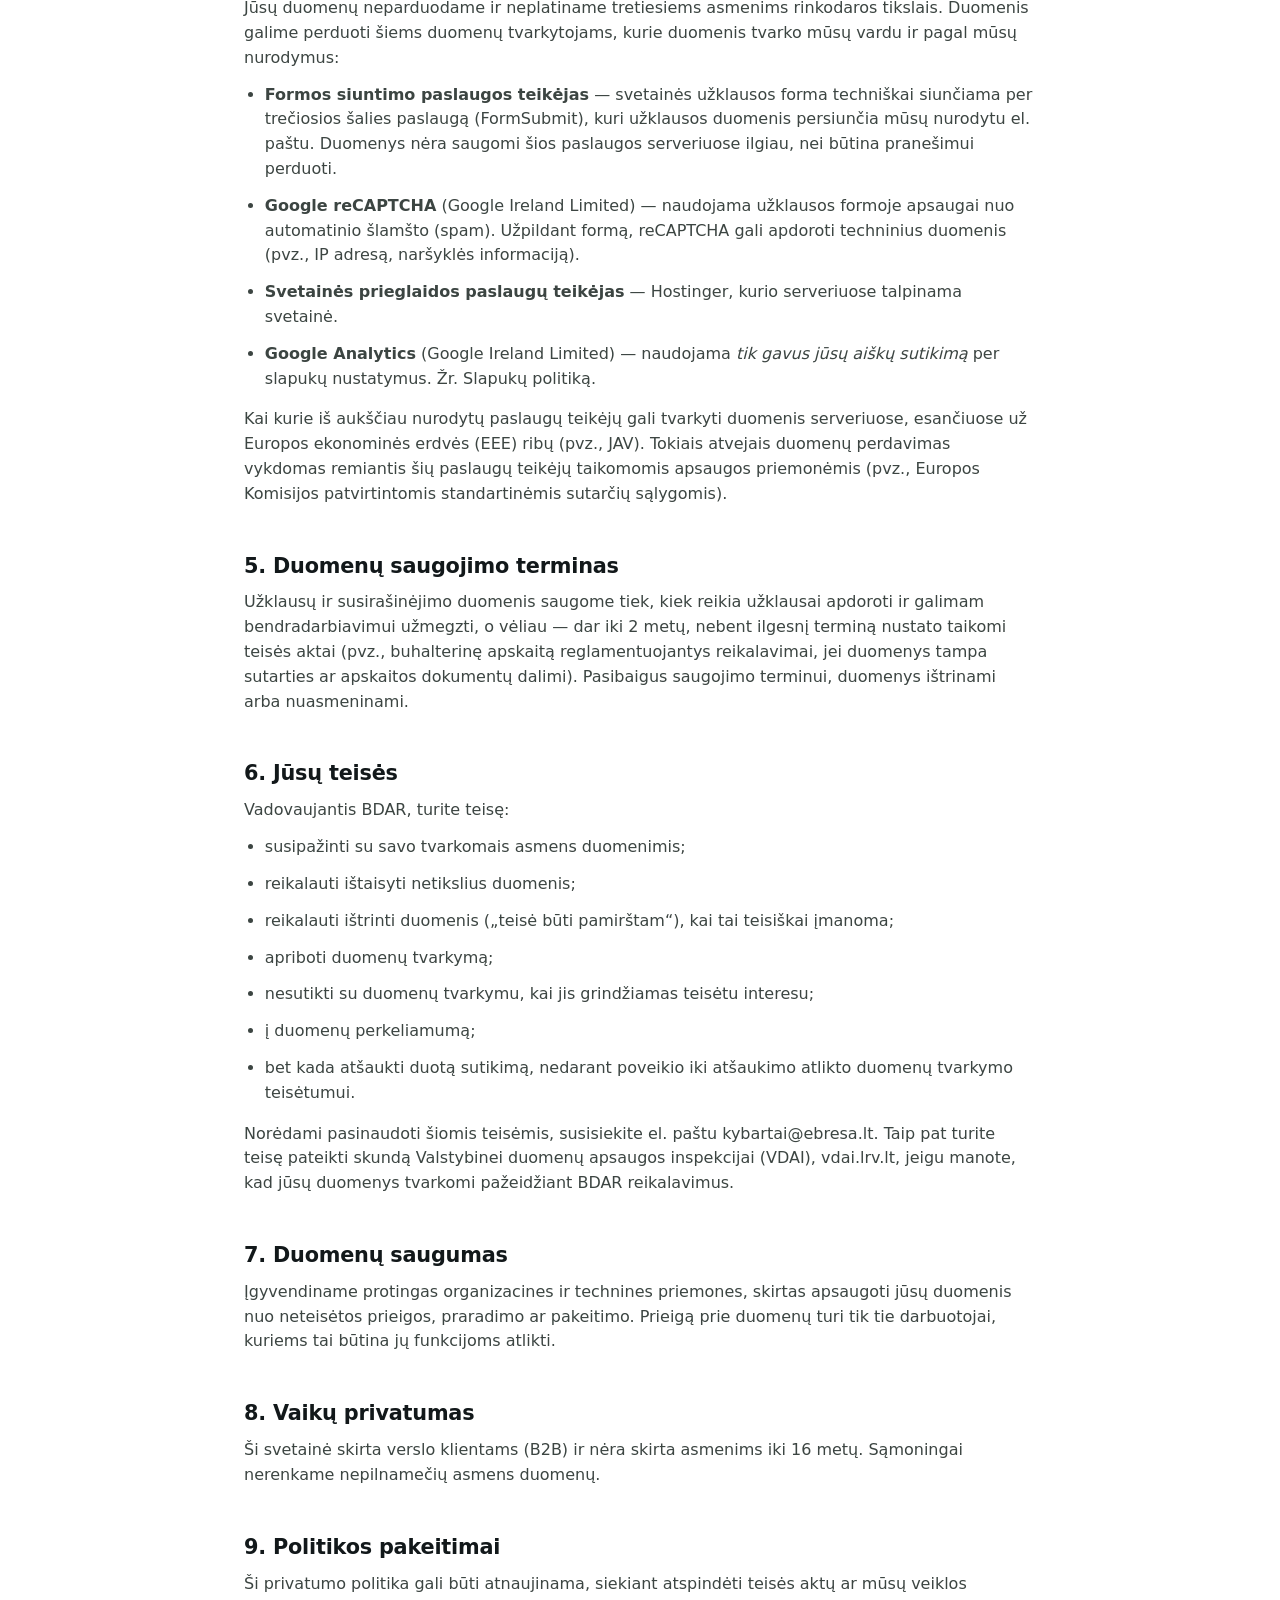
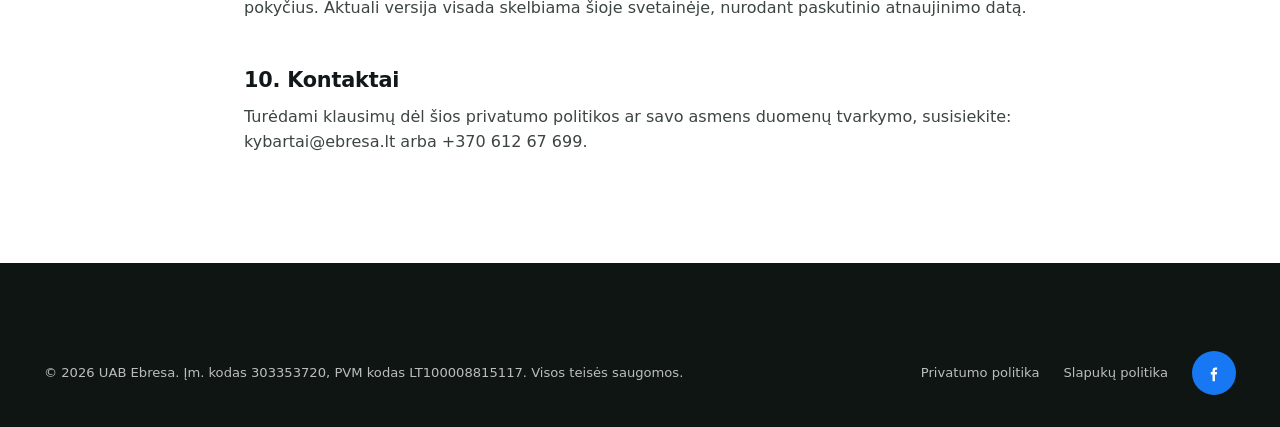
<file: privatumo-politika.html>
<!doctype html>
<html lang="lt">
<head>
<meta charset="UTF-8">
<meta name="viewport" content="width=device-width, initial-scale=1">
<title>Privatumo politika — EBRESA</title>
<meta name="description" content="UAB Ebresa privatumo politika: kokius asmens duomenis renkame, kokiu tikslu juos naudojame ir kokias teises turite.">
<meta name="robots" content="noindex">
<link rel="icon" href="favicon.svg" type="image/svg+xml">
<link rel="alternate" hreflang="lt" href="https://ebresa.lt/privatumo-politika.html">
<link rel="alternate" hreflang="en" href="https://ebresa.lt/en/privacy-policy.html">
<link rel="alternate" hreflang="pl" href="https://ebresa.lt/pl/polityka-prywatnosci.html">
<link rel="alternate" hreflang="x-default" href="https://ebresa.lt/privatumo-politika.html">
<link rel="stylesheet" href="css/style.css">
</head>
<body>

<header class="site-header">
  <div class="container">
    <a href="index.html" class="brand" aria-label="EBRESA — pradžia">
      <img src="images/logo.png" alt="EBRESA">
    </a>
    <nav class="main-nav" aria-label="Pagrindinė navigacija">
      <a href="index.html#paslaugos">Paslaugos</a>
      <a href="index.html#infrastruktura">Infrastruktūra</a>
      <a href="index.html#kodel-mes">Kodėl mes</a>
      <a href="index.html#kontaktai">Kontaktai</a>
    </nav>
    <div class="header-actions">
      <div class="lang-switch" aria-label="Kalbos pasirinkimas">
        <a href="privatumo-politika.html" class="lang-link is-active">LT</a>
        <a href="en/privacy-policy.html" class="lang-link">EN</a>
        <a href="pl/polityka-prywatnosci.html" class="lang-link">PL</a>
      </div>
      <a class="header-phone" href="tel:+37061267699">
        <svg viewBox="0 0 24 24" fill="none" stroke="currentColor" stroke-width="1.6" stroke-linecap="round" stroke-linejoin="round" aria-hidden="true"><path d="M4 5c0-.6.4-1 1-1h3l2 5-2 1.5a11 11 0 0 0 5 5L14.5 14l5 2v3c0 .6-.4 1-1 1C10.5 20 4 13.5 4 5Z"/></svg>
        <span class="header-phone-text">+370 612 67 699</span>
      </a>
      <a href="index.html#uzklausa" class="btn btn-primary btn-sm">Gauti pasiūlymą</a>
      <button class="nav-toggle" aria-label="Atidaryti meniu" aria-expanded="false">
        <svg viewBox="0 0 24 24" fill="none" stroke="currentColor" stroke-width="1.8" stroke-linecap="round"><path d="M3 6h18M3 12h18M3 18h18"/></svg>
      </button>
    </div>
  </div>
  <div class="mobile-nav" id="mobile-nav">
    <a href="index.html#paslaugos">Paslaugos</a>
    <a href="index.html#infrastruktura">Infrastruktūra</a>
    <a href="index.html#kodel-mes">Kodėl mes</a>
    <a href="index.html#kontaktai">Kontaktai</a>
    <a href="index.html#uzklausa" class="btn btn-primary btn-block">Gauti pasiūlymą</a>
    <div class="lang-switch" aria-label="Kalbos pasirinkimas">
      <a href="privatumo-politika.html" class="lang-link is-active">LT</a>
      <a href="en/privacy-policy.html" class="lang-link">EN</a>
      <a href="pl/polityka-prywatnosci.html" class="lang-link">PL</a>
    </div>
  </div>
</header>

<main class="legal-page">
  <div class="container">
    <a href="index.html" class="legal-back">
      <svg viewBox="0 0 24 24" fill="none" stroke="currentColor" stroke-width="2" stroke-linecap="round" stroke-linejoin="round"><path d="M19 12H5M12 19l-7-7 7-7"/></svg>
      Grįžti į pradžią
    </a>

    <h1>Privatumo politika</h1>
    <p class="legal-updated">Paskutinį kartą atnaujinta: 2026-08-10</p>

    <p>UAB Ebresa (toliau — <strong>Bendrovė</strong> arba <strong>mes</strong>) gerbia jūsų privatumą ir įsipareigoja tvarkyti asmens duomenis vadovaudamasi 2016 m. balandžio 27 d. Europos Parlamento ir Tarybos reglamentu (ES) 2016/679 (Bendruoju duomenų apsaugos reglamentu, BDAR) bei kitais taikomais teisės aktais. Ši politika paaiškina, kokius duomenis renkame per svetainę <strong>ebresa.lt</strong>, kokiu tikslu juos naudojame ir kokias teises turite.</p>

    <h2>1. Duomenų valdytojas</h2>
    <p>
      UAB Ebresa<br>
      Įmonės kodas: 303353720<br>
      PVM mokėtojo kodas: LT100008815117<br>
      Adresas: Kudirkos Naumiesčio g. 2, Kybartai, Vilkaviškio r., Lietuva<br>
      El. paštas: <a href="mailto:kybartai@ebresa.lt">kybartai@ebresa.lt</a><br>
      Telefonas: <a href="tel:+37061267699">+370 612 67 699</a>
    </p>

    <h2>2. Kokius duomenis renkame</h2>
    <p>Duomenis renkame tik tuomet, kai juos pateikiate patys — pavyzdžiui, užpildydami užklausos formą svetainėje arba susisiekdami su mumis el. paštu ar telefonu.</p>
    <table>
      <thead>
        <tr><th>Duomenų kategorija</th><th>Pavyzdžiai</th><th>Šaltinis</th></tr>
      </thead>
      <tbody>
        <tr><td>Kontaktiniai duomenys</td><td>Vardas, pavardė, įmonės pavadinimas, el. paštas, telefono numeris</td><td>Užklausos forma</td></tr>
        <tr><td>Užklausos turinys</td><td>Pageidaujama paslauga, krovinio aprašymas, žinutės tekstas</td><td>Užklausos forma</td></tr>
        <tr><td>Techniniai duomenys</td><td>IP adresas, naršyklės tipas, apsilankymo laikas</td><td>Automatiškai, naudojant svetainės prieglaidos ir (esant sutikimui) analitikos paslaugas — žr. <a href="slapuku-politika.html">Slapukų politiką</a></td></tr>
      </tbody>
    </table>

    <h2>3. Duomenų tvarkymo tikslai ir teisinis pagrindas</h2>
    <ul>
      <li><strong>Užklausų ir pasiūlymų administravimas</strong> — jūsų pateiktos užklausos apdorojimui ir atsakymo bei komercinio pasiūlymo parengimui. Teisinis pagrindas — jūsų sutikimas (BDAR 6 str. 1 d. a punktas) bei veiksmai jūsų prašymu prieš sudarant sutartį (BDAR 6 str. 1 d. b punktas).</li>
      <li><strong>Sutarčių sudarymas ir vykdymas</strong> — jei bendradarbiavimas peraugą į sutartinius santykius. Teisinis pagrindas — sutarties vykdymas (BDAR 6 str. 1 d. b punktas).</li>
      <li><strong>Svetainės veikimo užtikrinimas ir analizė</strong> — būtinieji slapukai visada, analitiniai — tik gavus jūsų sutikimą. Žr. <a href="slapuku-politika.html">Slapukų politiką</a>.</li>
      <li><strong>Teisinių prievolių vykdymas</strong> — pvz., buhalterinės apskaitos ar kitų teisės aktų reikalavimų vykdymui, kai taikoma.</li>
    </ul>

    <h2>4. Kam perduodame duomenis</h2>
    <p>Jūsų duomenų neparduodame ir neplatiname tretiesiems asmenims rinkodaros tikslais. Duomenis galime perduoti šiems duomenų tvarkytojams, kurie duomenis tvarko mūsų vardu ir pagal mūsų nurodymus:</p>
    <ul>
      <li><strong>Formos siuntimo paslaugos teikėjas</strong> — svetainės užklausos forma techniškai siunčiama per trečiosios šalies paslaugą (FormSubmit), kuri užklausos duomenis persiunčia mūsų nurodytu el. paštu. Duomenys nėra saugomi šios paslaugos serveriuose ilgiau, nei būtina pranešimui perduoti.</li>
      <li><strong>Google reCAPTCHA</strong> (Google Ireland Limited) — naudojama užklausos formoje apsaugai nuo automatinio šlamšto (spam). Užpildant formą, reCAPTCHA gali apdoroti techninius duomenis (pvz., IP adresą, naršyklės informaciją).</li>
      <li><strong>Svetainės prieglaidos paslaugų teikėjas</strong> — Hostinger, kurio serveriuose talpinama svetainė.</li>
      <li><strong>Google Analytics</strong> (Google Ireland Limited) — naudojama <em>tik gavus jūsų aiškų sutikimą</em> per slapukų nustatymus. Žr. <a href="slapuku-politika.html">Slapukų politiką</a>.</li>
    </ul>
    <p>Kai kurie iš aukščiau nurodytų paslaugų teikėjų gali tvarkyti duomenis serveriuose, esančiuose už Europos ekonominės erdvės (EEE) ribų (pvz., JAV). Tokiais atvejais duomenų perdavimas vykdomas remiantis šių paslaugų teikėjų taikomomis apsaugos priemonėmis (pvz., Europos Komisijos patvirtintomis standartinėmis sutarčių sąlygomis).</p>

    <h2>5. Duomenų saugojimo terminas</h2>
    <p>Užklausų ir susirašinėjimo duomenis saugome tiek, kiek reikia užklausai apdoroti ir galimam bendradarbiavimui užmegzti, o vėliau — dar iki 2 metų, nebent ilgesnį terminą nustato taikomi teisės aktai (pvz., buhalterinę apskaitą reglamentuojantys reikalavimai, jei duomenys tampa sutarties ar apskaitos dokumentų dalimi). Pasibaigus saugojimo terminui, duomenys ištrinami arba nuasmeninami.</p>

    <h2>6. Jūsų teisės</h2>
    <p>Vadovaujantis BDAR, turite teisę:</p>
    <ul>
      <li>susipažinti su savo tvarkomais asmens duomenimis;</li>
      <li>reikalauti ištaisyti netikslius duomenis;</li>
      <li>reikalauti ištrinti duomenis („teisė būti pamirštam“), kai tai teisiškai įmanoma;</li>
      <li>apriboti duomenų tvarkymą;</li>
      <li>nesutikti su duomenų tvarkymu, kai jis grindžiamas teisėtu interesu;</li>
      <li>į duomenų perkeliamumą;</li>
      <li>bet kada atšaukti duotą sutikimą, nedarant poveikio iki atšaukimo atlikto duomenų tvarkymo teisėtumui.</li>
    </ul>
    <p>Norėdami pasinaudoti šiomis teisėmis, susisiekite el. paštu <a href="mailto:kybartai@ebresa.lt">kybartai@ebresa.lt</a>. Taip pat turite teisę pateikti skundą Valstybinei duomenų apsaugos inspekcijai (VDAI), <a href="https://vdai.lrv.lt" target="_blank" rel="noopener">vdai.lrv.lt</a>, jeigu manote, kad jūsų duomenys tvarkomi pažeidžiant BDAR reikalavimus.</p>

    <h2>7. Duomenų saugumas</h2>
    <p>Įgyvendiname protingas organizacines ir technines priemones, skirtas apsaugoti jūsų duomenis nuo neteisėtos prieigos, praradimo ar pakeitimo. Prieigą prie duomenų turi tik tie darbuotojai, kuriems tai būtina jų funkcijoms atlikti.</p>

    <h2>8. Vaikų privatumas</h2>
    <p>Ši svetainė skirta verslo klientams (B2B) ir nėra skirta asmenims iki 16 metų. Sąmoningai nerenkame nepilnamečių asmens duomenų.</p>

    <h2>9. Politikos pakeitimai</h2>
    <p>Ši privatumo politika gali būti atnaujinama, siekiant atspindėti teisės aktų ar mūsų veiklos pokyčius. Aktuali versija visada skelbiama šioje svetainėje, nurodant paskutinio atnaujinimo datą.</p>

    <h2>10. Kontaktai</h2>
    <p>Turėdami klausimų dėl šios privatumo politikos ar savo asmens duomenų tvarkymo, susisiekite: <a href="mailto:kybartai@ebresa.lt">kybartai@ebresa.lt</a> arba <a href="tel:+37061267699">+370 612 67 699</a>.</p>
  </div>
</main>

<footer class="site-footer">
  <div class="container">
    <div class="footer-bottom">
      <span>© <span id="current-year">2026</span> UAB Ebresa. Įm. kodas 303353720, PVM kodas LT100008815117. Visos teisės saugomos.</span>
      <div class="footer-legal">
        <a href="privatumo-politika.html">Privatumo politika</a>
        <a href="slapuku-politika.html">Slapukų politika</a>
        <a class="social-link" href="https://www.facebook.com/ebresa/" target="_blank" rel="noopener noreferrer" aria-label="EBRESA Facebook">
          <svg viewBox="0 0 24 24" fill="currentColor" aria-hidden="true"><path d="M15.5 8.5H14c-.6 0-1 .4-1 1V11h2.4l-.3 2.5H13V21h-2.6v-7.5H8.5V11h1.9V9.2c0-2 1.2-3.2 3.1-3.2.9 0 1.7.1 1.9.1v2.4Z"/></svg>
          <span class="social-link-label">Facebook</span>
        </a>
      </div>
    </div>
  </div>
</footer>

<script src="js/main.js"></script>
</body>
</html>
</file>
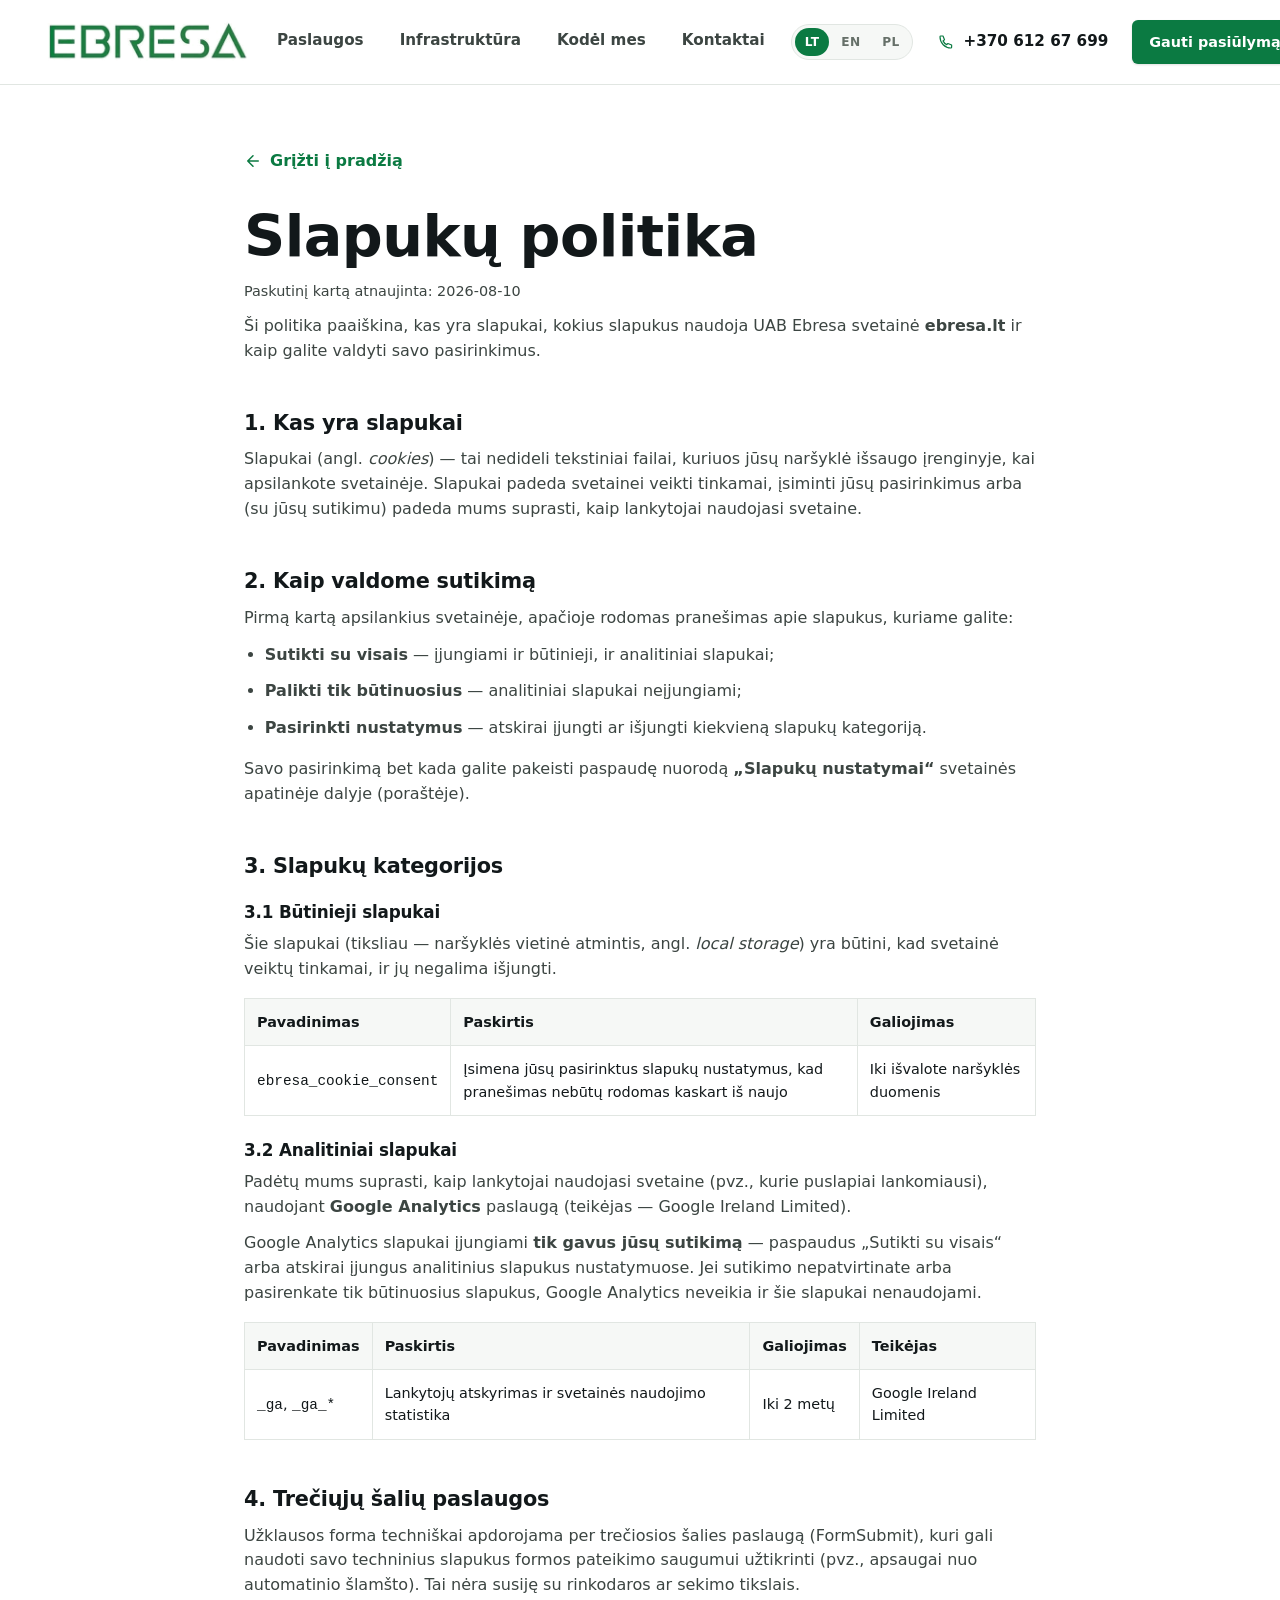
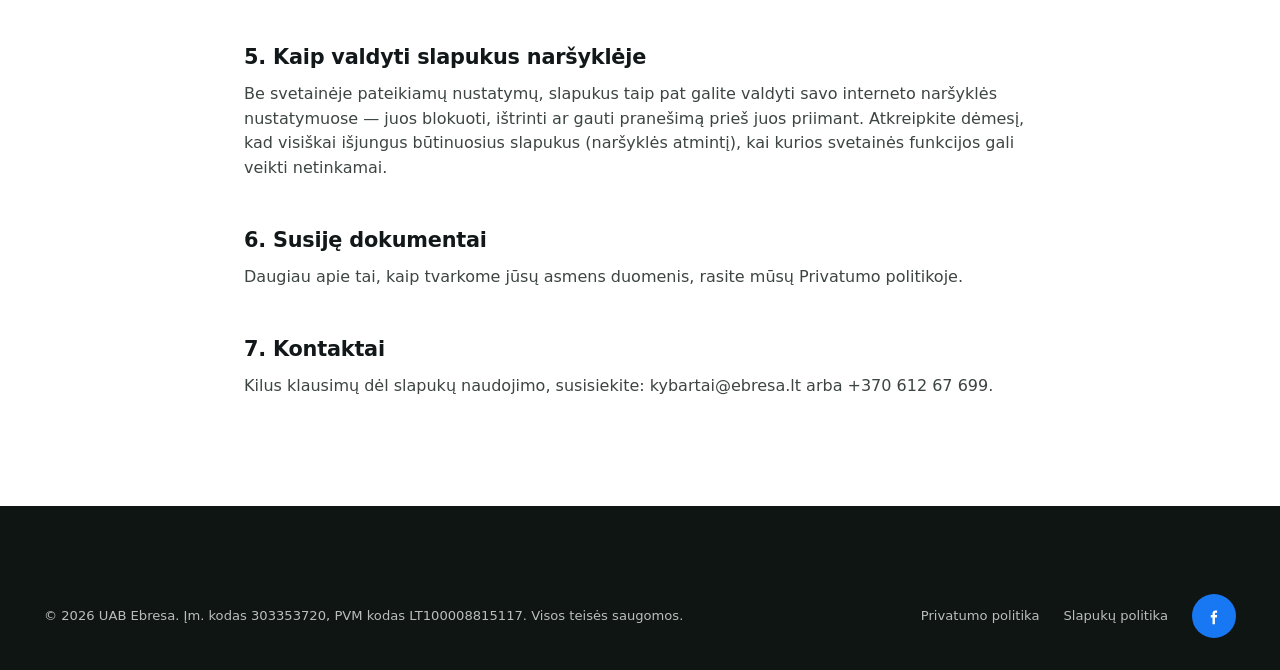
<file: slapuku-politika.html>
<!doctype html>
<html lang="lt">
<head>
<meta charset="UTF-8">
<meta name="viewport" content="width=device-width, initial-scale=1">
<title>Slapukų politika — EBRESA</title>
<meta name="description" content="UAB Ebresa slapukų politika: kokius slapukus naudojame, kokiu tikslu ir kaip galite valdyti savo sutikimą.">
<meta name="robots" content="noindex">
<link rel="icon" href="favicon.svg" type="image/svg+xml">
<link rel="alternate" hreflang="lt" href="https://ebresa.lt/slapuku-politika.html">
<link rel="alternate" hreflang="en" href="https://ebresa.lt/en/cookie-policy.html">
<link rel="alternate" hreflang="pl" href="https://ebresa.lt/pl/polityka-plikow-cookie.html">
<link rel="alternate" hreflang="x-default" href="https://ebresa.lt/slapuku-politika.html">
<link rel="stylesheet" href="css/style.css">
</head>
<body>

<header class="site-header">
  <div class="container">
    <a href="index.html" class="brand" aria-label="EBRESA — pradžia">
      <img src="images/logo.png" alt="EBRESA">
    </a>
    <nav class="main-nav" aria-label="Pagrindinė navigacija">
      <a href="index.html#paslaugos">Paslaugos</a>
      <a href="index.html#infrastruktura">Infrastruktūra</a>
      <a href="index.html#kodel-mes">Kodėl mes</a>
      <a href="index.html#kontaktai">Kontaktai</a>
    </nav>
    <div class="header-actions">
      <div class="lang-switch" aria-label="Kalbos pasirinkimas">
        <a href="slapuku-politika.html" class="lang-link is-active">LT</a>
        <a href="en/cookie-policy.html" class="lang-link">EN</a>
        <a href="pl/polityka-plikow-cookie.html" class="lang-link">PL</a>
      </div>
      <a class="header-phone" href="tel:+37061267699">
        <svg viewBox="0 0 24 24" fill="none" stroke="currentColor" stroke-width="1.6" stroke-linecap="round" stroke-linejoin="round" aria-hidden="true"><path d="M4 5c0-.6.4-1 1-1h3l2 5-2 1.5a11 11 0 0 0 5 5L14.5 14l5 2v3c0 .6-.4 1-1 1C10.5 20 4 13.5 4 5Z"/></svg>
        <span class="header-phone-text">+370 612 67 699</span>
      </a>
      <a href="index.html#uzklausa" class="btn btn-primary btn-sm">Gauti pasiūlymą</a>
      <button class="nav-toggle" aria-label="Atidaryti meniu" aria-expanded="false">
        <svg viewBox="0 0 24 24" fill="none" stroke="currentColor" stroke-width="1.8" stroke-linecap="round"><path d="M3 6h18M3 12h18M3 18h18"/></svg>
      </button>
    </div>
  </div>
  <div class="mobile-nav" id="mobile-nav">
    <a href="index.html#paslaugos">Paslaugos</a>
    <a href="index.html#infrastruktura">Infrastruktūra</a>
    <a href="index.html#kodel-mes">Kodėl mes</a>
    <a href="index.html#kontaktai">Kontaktai</a>
    <a href="index.html#uzklausa" class="btn btn-primary btn-block">Gauti pasiūlymą</a>
    <div class="lang-switch" aria-label="Kalbos pasirinkimas">
      <a href="slapuku-politika.html" class="lang-link is-active">LT</a>
      <a href="en/cookie-policy.html" class="lang-link">EN</a>
      <a href="pl/polityka-plikow-cookie.html" class="lang-link">PL</a>
    </div>
  </div>
</header>

<main class="legal-page">
  <div class="container">
    <a href="index.html" class="legal-back">
      <svg viewBox="0 0 24 24" fill="none" stroke="currentColor" stroke-width="2" stroke-linecap="round" stroke-linejoin="round"><path d="M19 12H5M12 19l-7-7 7-7"/></svg>
      Grįžti į pradžią
    </a>

    <h1>Slapukų politika</h1>
    <p class="legal-updated">Paskutinį kartą atnaujinta: 2026-08-10</p>

    <p>Ši politika paaiškina, kas yra slapukai, kokius slapukus naudoja UAB Ebresa svetainė <strong>ebresa.lt</strong> ir kaip galite valdyti savo pasirinkimus.</p>

    <h2>1. Kas yra slapukai</h2>
    <p>Slapukai (angl. <em>cookies</em>) — tai nedideli tekstiniai failai, kuriuos jūsų naršyklė išsaugo įrenginyje, kai apsilankote svetainėje. Slapukai padeda svetainei veikti tinkamai, įsiminti jūsų pasirinkimus arba (su jūsų sutikimu) padeda mums suprasti, kaip lankytojai naudojasi svetaine.</p>

    <h2>2. Kaip valdome sutikimą</h2>
    <p>Pirmą kartą apsilankius svetainėje, apačioje rodomas pranešimas apie slapukus, kuriame galite:</p>
    <ul>
      <li><strong>Sutikti su visais</strong> — įjungiami ir būtinieji, ir analitiniai slapukai;</li>
      <li><strong>Palikti tik būtinuosius</strong> — analitiniai slapukai neįjungiami;</li>
      <li><strong>Pasirinkti nustatymus</strong> — atskirai įjungti ar išjungti kiekvieną slapukų kategoriją.</li>
    </ul>
    <p>Savo pasirinkimą bet kada galite pakeisti paspaudę nuorodą <strong>„Slapukų nustatymai“</strong> svetainės apatinėje dalyje (poraštėje).</p>

    <h2>3. Slapukų kategorijos</h2>

    <h3>3.1 Būtinieji slapukai</h3>
    <p>Šie slapukai (tiksliau — naršyklės vietinė atmintis, angl. <em>local storage</em>) yra būtini, kad svetainė veiktų tinkamai, ir jų negalima išjungti.</p>
    <table>
      <thead>
        <tr><th>Pavadinimas</th><th>Paskirtis</th><th>Galiojimas</th></tr>
      </thead>
      <tbody>
        <tr><td><code>ebresa_cookie_consent</code></td><td>Įsimena jūsų pasirinktus slapukų nustatymus, kad pranešimas nebūtų rodomas kaskart iš naujo</td><td>Iki išvalote naršyklės duomenis</td></tr>
      </tbody>
    </table>

    <h3>3.2 Analitiniai slapukai</h3>
    <p>Padėtų mums suprasti, kaip lankytojai naudojasi svetaine (pvz., kurie puslapiai lankomiausi), naudojant <strong>Google Analytics</strong> paslaugą (teikėjas — Google Ireland Limited).</p>
    <p>Google Analytics slapukai įjungiami <strong>tik gavus jūsų sutikimą</strong> — paspaudus „Sutikti su visais“ arba atskirai įjungus analitinius slapukus nustatymuose. Jei sutikimo nepatvirtinate arba pasirenkate tik būtinuosius slapukus, Google Analytics neveikia ir šie slapukai nenaudojami.</p>
    <table>
      <thead>
        <tr><th>Pavadinimas</th><th>Paskirtis</th><th>Galiojimas</th><th>Teikėjas</th></tr>
      </thead>
      <tbody>
        <tr><td><code>_ga</code>, <code>_ga_*</code></td><td>Lankytojų atskyrimas ir svetainės naudojimo statistika</td><td>Iki 2 metų</td><td>Google Ireland Limited</td></tr>
      </tbody>
    </table>

    <h2>4. Trečiųjų šalių paslaugos</h2>
    <p>Užklausos forma techniškai apdorojama per trečiosios šalies paslaugą (FormSubmit), kuri gali naudoti savo techninius slapukus formos pateikimo saugumui užtikrinti (pvz., apsaugai nuo automatinio šlamšto). Tai nėra susiję su rinkodaros ar sekimo tikslais.</p>

    <h2>5. Kaip valdyti slapukus naršyklėje</h2>
    <p>Be svetainėje pateikiamų nustatymų, slapukus taip pat galite valdyti savo interneto naršyklės nustatymuose — juos blokuoti, ištrinti ar gauti pranešimą prieš juos priimant. Atkreipkite dėmesį, kad visiškai išjungus būtinuosius slapukus (naršyklės atmintį), kai kurios svetainės funkcijos gali veikti netinkamai.</p>

    <h2>6. Susiję dokumentai</h2>
    <p>Daugiau apie tai, kaip tvarkome jūsų asmens duomenis, rasite mūsų <a href="privatumo-politika.html">Privatumo politikoje</a>.</p>

    <h2>7. Kontaktai</h2>
    <p>Kilus klausimų dėl slapukų naudojimo, susisiekite: <a href="mailto:kybartai@ebresa.lt">kybartai@ebresa.lt</a> arba <a href="tel:+37061267699">+370 612 67 699</a>.</p>
  </div>
</main>

<footer class="site-footer">
  <div class="container">
    <div class="footer-bottom">
      <span>© <span id="current-year">2026</span> UAB Ebresa. Įm. kodas 303353720, PVM kodas LT100008815117. Visos teisės saugomos.</span>
      <div class="footer-legal">
        <a href="privatumo-politika.html">Privatumo politika</a>
        <a href="slapuku-politika.html">Slapukų politika</a>
        <a class="social-link" href="https://www.facebook.com/ebresa/" target="_blank" rel="noopener noreferrer" aria-label="EBRESA Facebook">
          <svg viewBox="0 0 24 24" fill="currentColor" aria-hidden="true"><path d="M15.5 8.5H14c-.6 0-1 .4-1 1V11h2.4l-.3 2.5H13V21h-2.6v-7.5H8.5V11h1.9V9.2c0-2 1.2-3.2 3.1-3.2.9 0 1.7.1 1.9.1v2.4Z"/></svg>
          <span class="social-link-label">Facebook</span>
        </a>
      </div>
    </div>
  </div>
</footer>

<script src="js/main.js"></script>
</body>
</html>
</file>
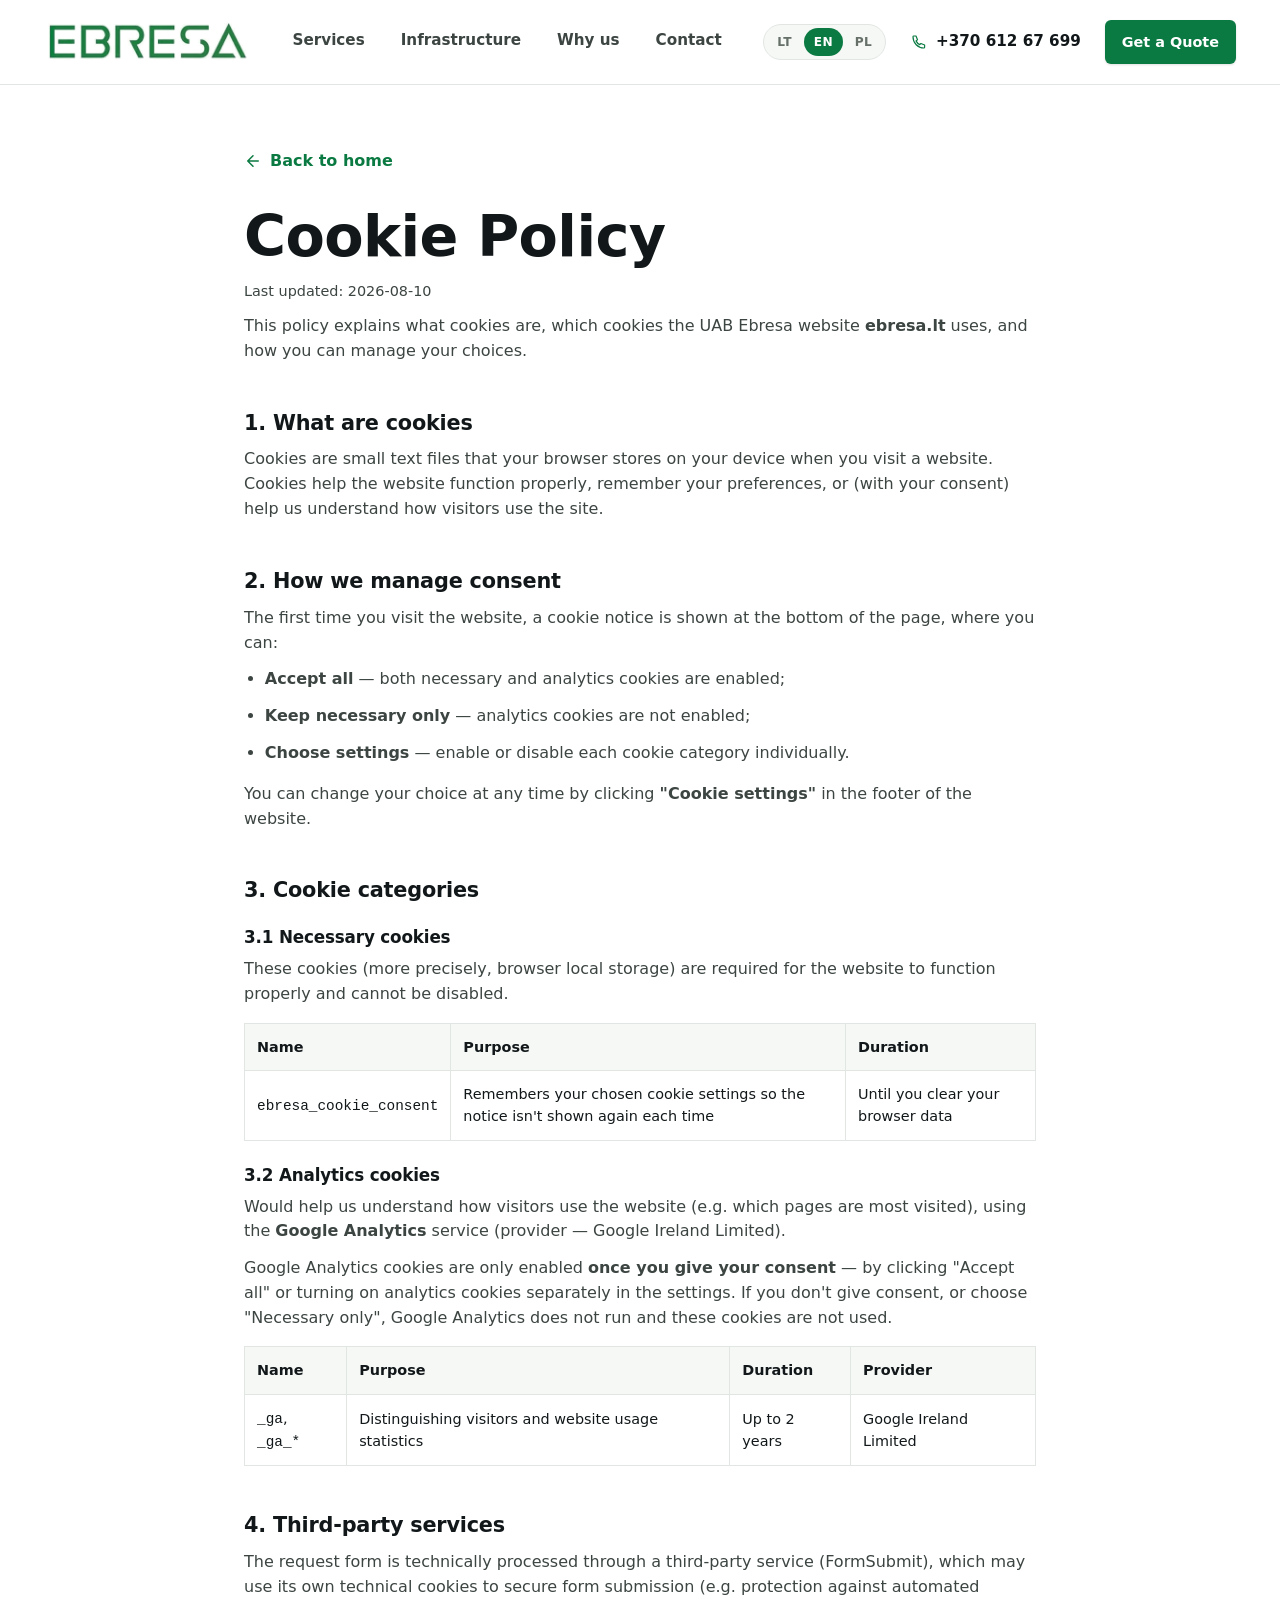
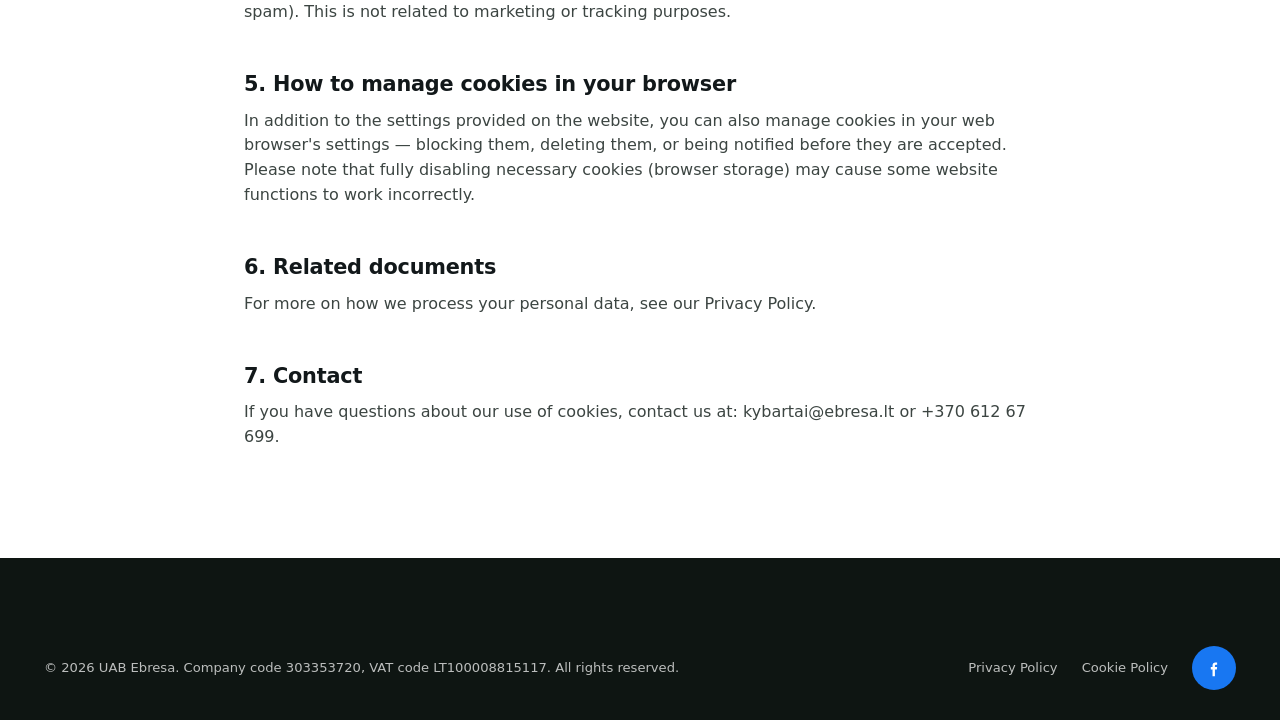
<file: en/cookie-policy.html>
<!doctype html>
<html lang="en">
<head>
<meta charset="UTF-8">
<meta name="viewport" content="width=device-width, initial-scale=1">
<title>Cookie Policy — EBRESA</title>
<meta name="description" content="UAB Ebresa cookie policy: which cookies we use, why, and how you can manage your consent.">
<meta name="robots" content="noindex">
<link rel="icon" href="../favicon.svg" type="image/svg+xml">
<link rel="canonical" href="https://ebresa.lt/en/cookie-policy.html">
<link rel="alternate" hreflang="lt" href="https://ebresa.lt/slapuku-politika.html">
<link rel="alternate" hreflang="en" href="https://ebresa.lt/en/cookie-policy.html">
<link rel="alternate" hreflang="pl" href="https://ebresa.lt/pl/polityka-plikow-cookie.html">
<link rel="alternate" hreflang="x-default" href="https://ebresa.lt/slapuku-politika.html">
<link rel="stylesheet" href="../css/style.css">
</head>
<body>

<header class="site-header">
  <div class="container">
    <a href="index.html" class="brand" aria-label="EBRESA — home">
      <img src="../images/logo.png" alt="EBRESA">
    </a>
    <nav class="main-nav" aria-label="Main navigation">
      <a href="index.html#paslaugos">Services</a>
      <a href="index.html#infrastruktura">Infrastructure</a>
      <a href="index.html#kodel-mes">Why us</a>
      <a href="index.html#kontaktai">Contact</a>
    </nav>
    <div class="header-actions">
      <div class="lang-switch" aria-label="Language selection">
        <a href="../slapuku-politika.html" class="lang-link">LT</a>
        <a href="cookie-policy.html" class="lang-link is-active">EN</a>
        <a href="../pl/polityka-plikow-cookie.html" class="lang-link">PL</a>
      </div>
      <a class="header-phone" href="tel:+37061267699">
        <svg viewBox="0 0 24 24" fill="none" stroke="currentColor" stroke-width="1.6" stroke-linecap="round" stroke-linejoin="round" aria-hidden="true"><path d="M4 5c0-.6.4-1 1-1h3l2 5-2 1.5a11 11 0 0 0 5 5L14.5 14l5 2v3c0 .6-.4 1-1 1C10.5 20 4 13.5 4 5Z"/></svg>
        <span class="header-phone-text">+370 612 67 699</span>
      </a>
      <a href="index.html#uzklausa" class="btn btn-primary btn-sm">Get a Quote</a>
      <button class="nav-toggle" aria-label="Open menu" aria-expanded="false">
        <svg viewBox="0 0 24 24" fill="none" stroke="currentColor" stroke-width="1.8" stroke-linecap="round"><path d="M3 6h18M3 12h18M3 18h18"/></svg>
      </button>
    </div>
  </div>
  <div class="mobile-nav" id="mobile-nav">
    <a href="index.html#paslaugos">Services</a>
    <a href="index.html#infrastruktura">Infrastructure</a>
    <a href="index.html#kodel-mes">Why us</a>
    <a href="index.html#kontaktai">Contact</a>
    <a href="index.html#uzklausa" class="btn btn-primary btn-block">Get a Quote</a>
    <div class="lang-switch" aria-label="Language selection">
      <a href="../slapuku-politika.html" class="lang-link">LT</a>
      <a href="cookie-policy.html" class="lang-link is-active">EN</a>
      <a href="../pl/polityka-plikow-cookie.html" class="lang-link">PL</a>
    </div>
  </div>
</header>

<main class="legal-page">
  <div class="container">
    <a href="index.html" class="legal-back">
      <svg viewBox="0 0 24 24" fill="none" stroke="currentColor" stroke-width="2" stroke-linecap="round" stroke-linejoin="round"><path d="M19 12H5M12 19l-7-7 7-7"/></svg>
      Back to home
    </a>

    <h1>Cookie Policy</h1>
    <p class="legal-updated">Last updated: 2026-08-10</p>

    <p>This policy explains what cookies are, which cookies the UAB Ebresa website <strong>ebresa.lt</strong> uses, and how you can manage your choices.</p>

    <h2>1. What are cookies</h2>
    <p>Cookies are small text files that your browser stores on your device when you visit a website. Cookies help the website function properly, remember your preferences, or (with your consent) help us understand how visitors use the site.</p>

    <h2>2. How we manage consent</h2>
    <p>The first time you visit the website, a cookie notice is shown at the bottom of the page, where you can:</p>
    <ul>
      <li><strong>Accept all</strong> — both necessary and analytics cookies are enabled;</li>
      <li><strong>Keep necessary only</strong> — analytics cookies are not enabled;</li>
      <li><strong>Choose settings</strong> — enable or disable each cookie category individually.</li>
    </ul>
    <p>You can change your choice at any time by clicking <strong>"Cookie settings"</strong> in the footer of the website.</p>

    <h2>3. Cookie categories</h2>

    <h3>3.1 Necessary cookies</h3>
    <p>These cookies (more precisely, browser local storage) are required for the website to function properly and cannot be disabled.</p>
    <table>
      <thead>
        <tr><th>Name</th><th>Purpose</th><th>Duration</th></tr>
      </thead>
      <tbody>
        <tr><td><code>ebresa_cookie_consent</code></td><td>Remembers your chosen cookie settings so the notice isn't shown again each time</td><td>Until you clear your browser data</td></tr>
      </tbody>
    </table>

    <h3>3.2 Analytics cookies</h3>
    <p>Would help us understand how visitors use the website (e.g. which pages are most visited), using the <strong>Google Analytics</strong> service (provider — Google Ireland Limited).</p>
    <p>Google Analytics cookies are only enabled <strong>once you give your consent</strong> — by clicking "Accept all" or turning on analytics cookies separately in the settings. If you don't give consent, or choose "Necessary only", Google Analytics does not run and these cookies are not used.</p>
    <table>
      <thead>
        <tr><th>Name</th><th>Purpose</th><th>Duration</th><th>Provider</th></tr>
      </thead>
      <tbody>
        <tr><td><code>_ga</code>, <code>_ga_*</code></td><td>Distinguishing visitors and website usage statistics</td><td>Up to 2 years</td><td>Google Ireland Limited</td></tr>
      </tbody>
    </table>

    <h2>4. Third-party services</h2>
    <p>The request form is technically processed through a third-party service (FormSubmit), which may use its own technical cookies to secure form submission (e.g. protection against automated spam). This is not related to marketing or tracking purposes.</p>

    <h2>5. How to manage cookies in your browser</h2>
    <p>In addition to the settings provided on the website, you can also manage cookies in your web browser's settings — blocking them, deleting them, or being notified before they are accepted. Please note that fully disabling necessary cookies (browser storage) may cause some website functions to work incorrectly.</p>

    <h2>6. Related documents</h2>
    <p>For more on how we process your personal data, see our <a href="privacy-policy.html">Privacy Policy</a>.</p>

    <h2>7. Contact</h2>
    <p>If you have questions about our use of cookies, contact us at: <a href="mailto:kybartai@ebresa.lt">kybartai@ebresa.lt</a> or <a href="tel:+37061267699">+370 612 67 699</a>.</p>
  </div>
</main>

<footer class="site-footer">
  <div class="container">
    <div class="footer-bottom">
      <span>© <span id="current-year">2026</span> UAB Ebresa. Company code 303353720, VAT code LT100008815117. All rights reserved.</span>
      <div class="footer-legal">
        <a href="privacy-policy.html">Privacy Policy</a>
        <a href="cookie-policy.html">Cookie Policy</a>
        <a class="social-link" href="https://www.facebook.com/ebresa/" target="_blank" rel="noopener noreferrer" aria-label="EBRESA on Facebook">
          <svg viewBox="0 0 24 24" fill="currentColor" aria-hidden="true"><path d="M15.5 8.5H14c-.6 0-1 .4-1 1V11h2.4l-.3 2.5H13V21h-2.6v-7.5H8.5V11h1.9V9.2c0-2 1.2-3.2 3.1-3.2.9 0 1.7.1 1.9.1v2.4Z"/></svg>
          <span class="social-link-label">Facebook</span>
        </a>
      </div>
    </div>
  </div>
</footer>

<script src="../js/main.js"></script>
</body>
</html>
</file>
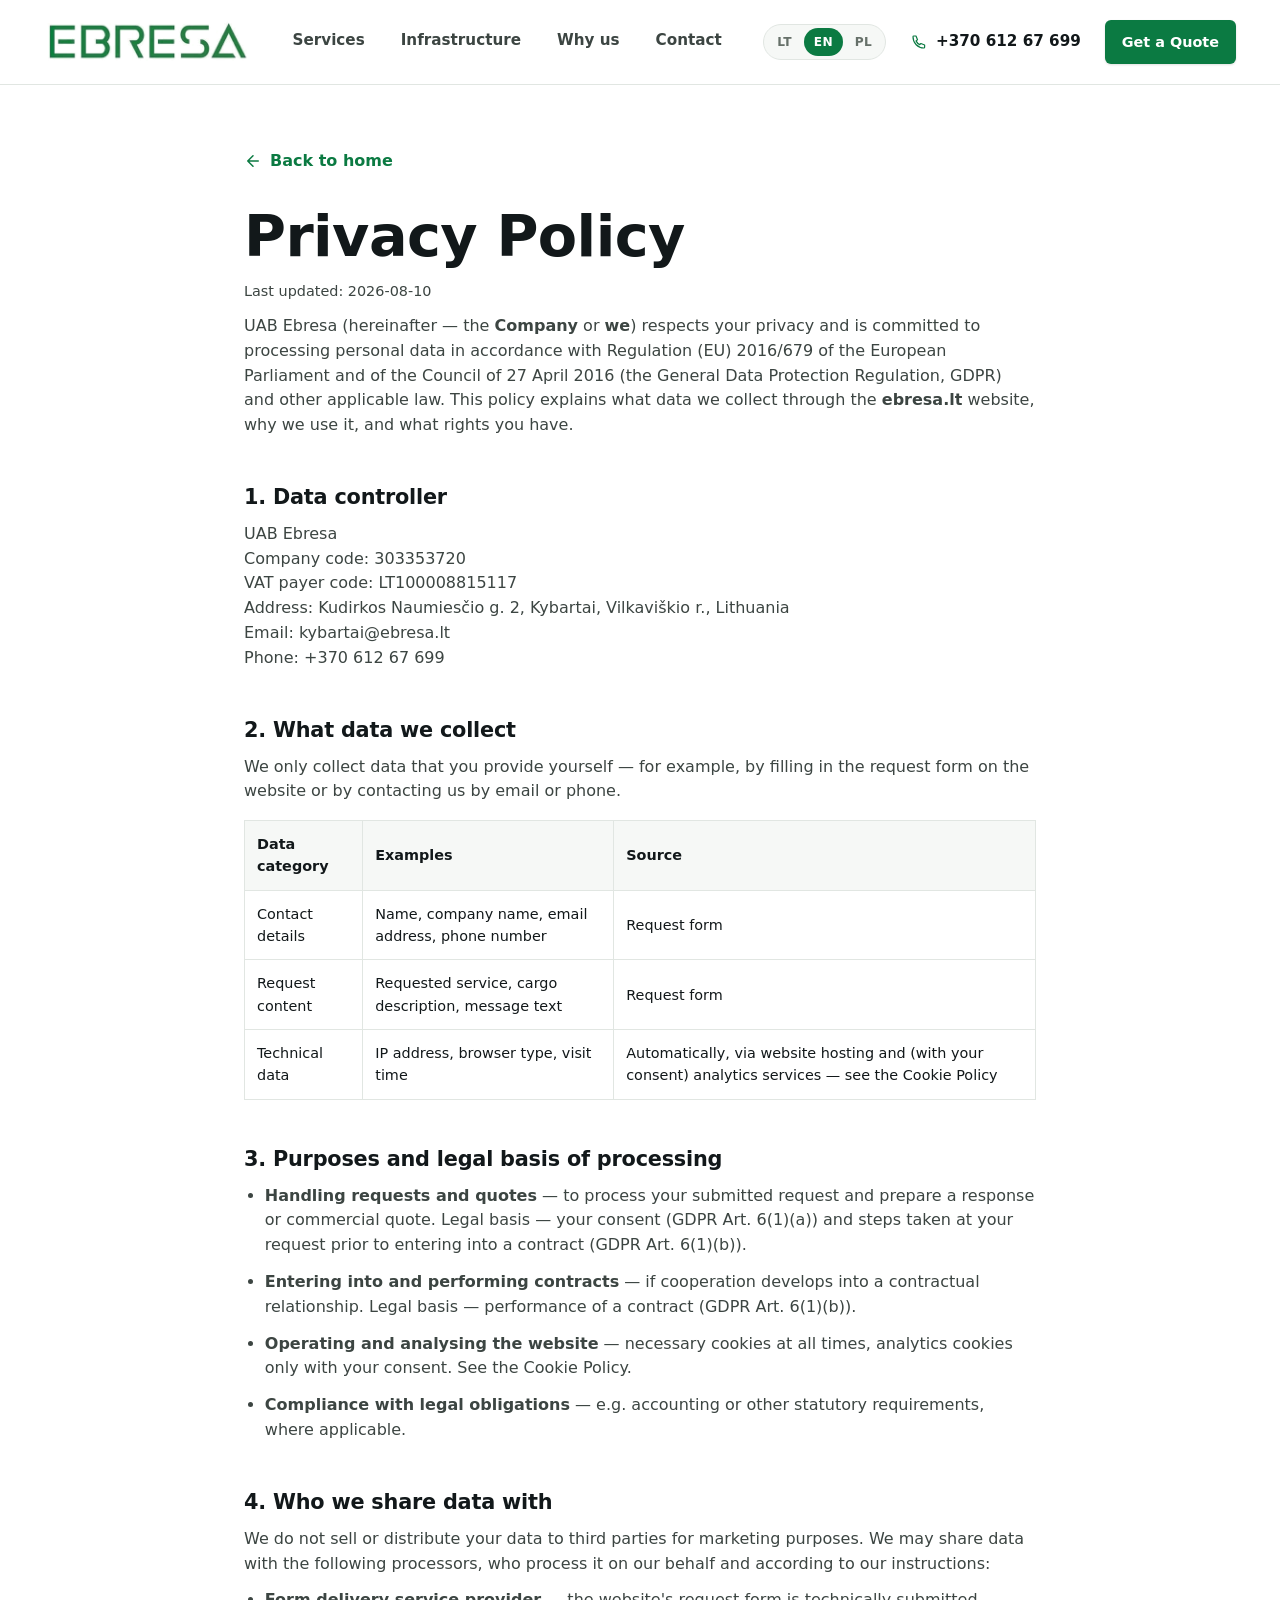
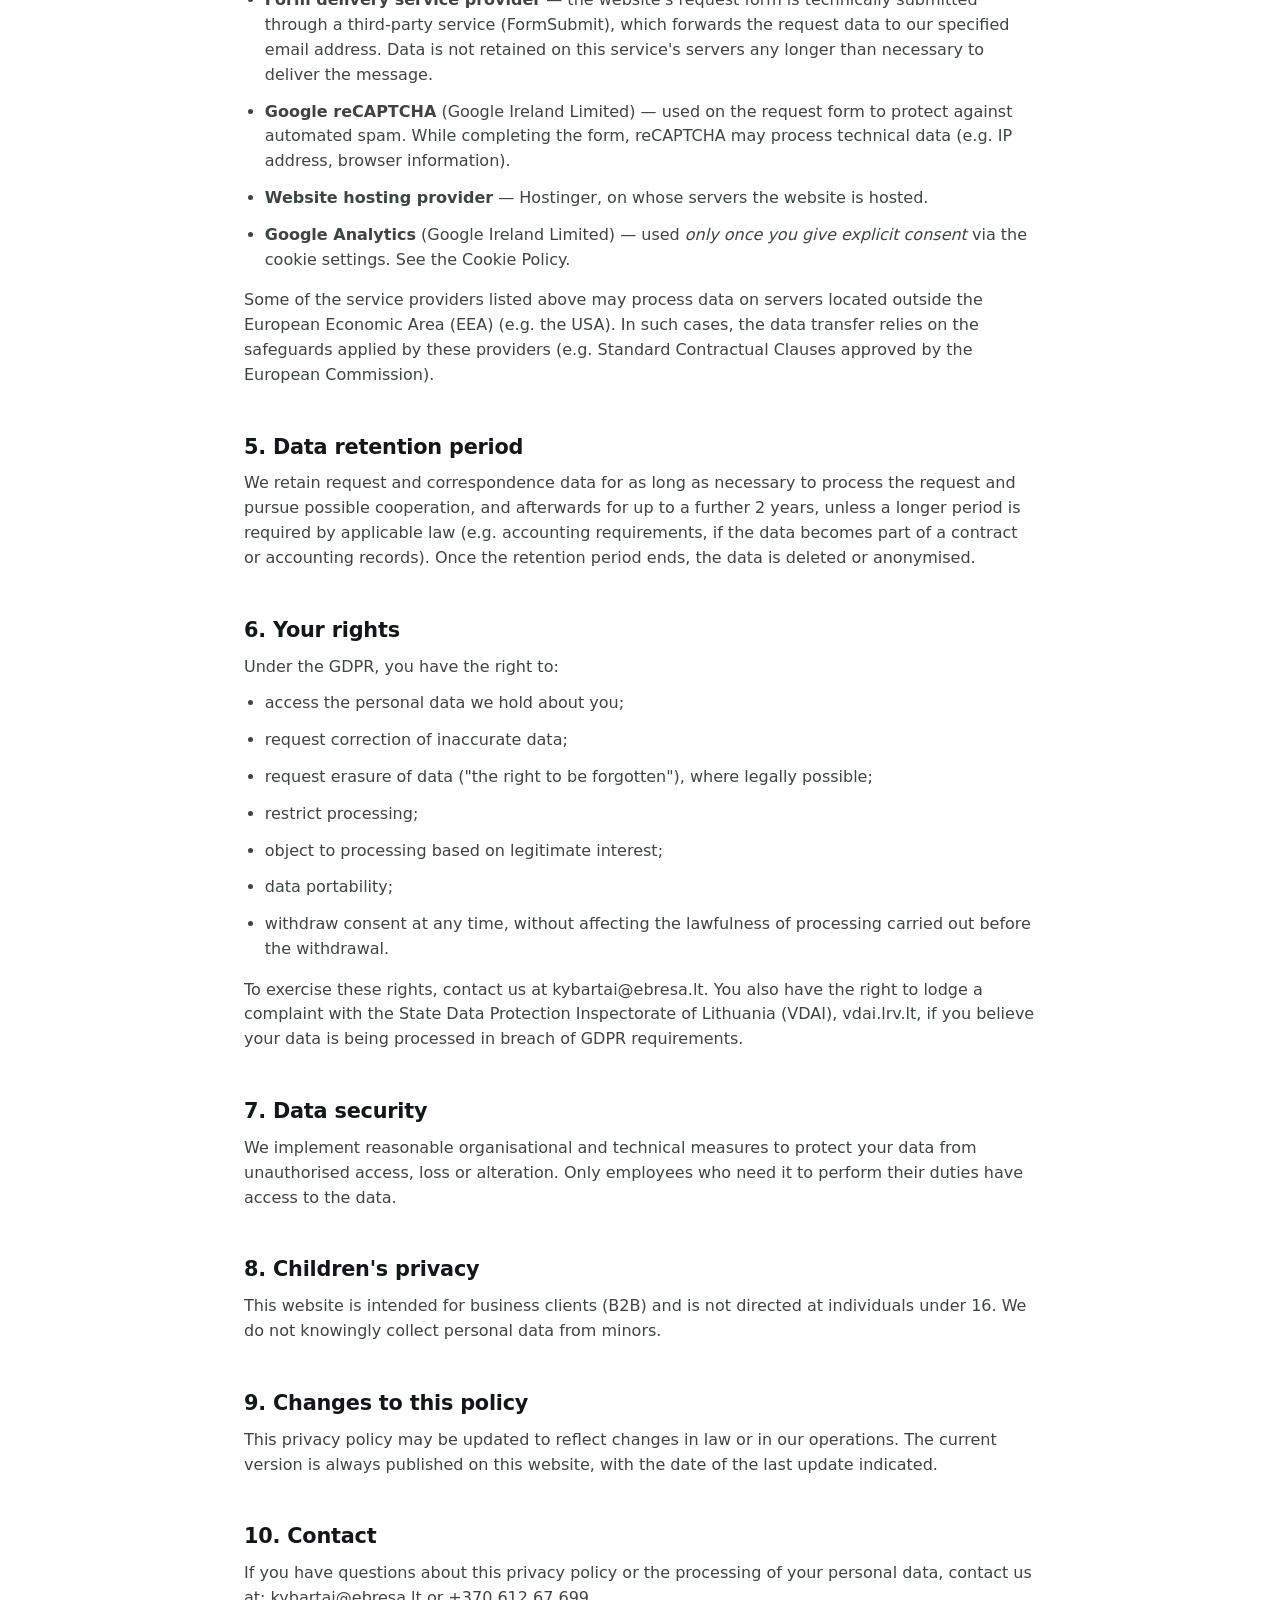
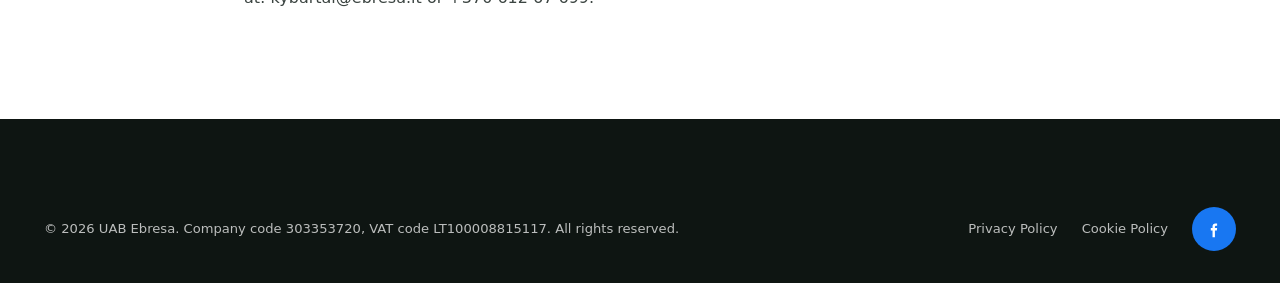
<file: en/privacy-policy.html>
<!doctype html>
<html lang="en">
<head>
<meta charset="UTF-8">
<meta name="viewport" content="width=device-width, initial-scale=1">
<title>Privacy Policy — EBRESA</title>
<meta name="description" content="UAB Ebresa privacy policy: what personal data we collect, why we use it, and what rights you have.">
<meta name="robots" content="noindex">
<link rel="icon" href="../favicon.svg" type="image/svg+xml">
<link rel="canonical" href="https://ebresa.lt/en/privacy-policy.html">
<link rel="alternate" hreflang="lt" href="https://ebresa.lt/privatumo-politika.html">
<link rel="alternate" hreflang="en" href="https://ebresa.lt/en/privacy-policy.html">
<link rel="alternate" hreflang="pl" href="https://ebresa.lt/pl/polityka-prywatnosci.html">
<link rel="alternate" hreflang="x-default" href="https://ebresa.lt/privatumo-politika.html">
<link rel="stylesheet" href="../css/style.css">
</head>
<body>

<header class="site-header">
  <div class="container">
    <a href="index.html" class="brand" aria-label="EBRESA — home">
      <img src="../images/logo.png" alt="EBRESA">
    </a>
    <nav class="main-nav" aria-label="Main navigation">
      <a href="index.html#paslaugos">Services</a>
      <a href="index.html#infrastruktura">Infrastructure</a>
      <a href="index.html#kodel-mes">Why us</a>
      <a href="index.html#kontaktai">Contact</a>
    </nav>
    <div class="header-actions">
      <div class="lang-switch" aria-label="Language selection">
        <a href="../privatumo-politika.html" class="lang-link">LT</a>
        <a href="privacy-policy.html" class="lang-link is-active">EN</a>
        <a href="../pl/polityka-prywatnosci.html" class="lang-link">PL</a>
      </div>
      <a class="header-phone" href="tel:+37061267699">
        <svg viewBox="0 0 24 24" fill="none" stroke="currentColor" stroke-width="1.6" stroke-linecap="round" stroke-linejoin="round" aria-hidden="true"><path d="M4 5c0-.6.4-1 1-1h3l2 5-2 1.5a11 11 0 0 0 5 5L14.5 14l5 2v3c0 .6-.4 1-1 1C10.5 20 4 13.5 4 5Z"/></svg>
        <span class="header-phone-text">+370 612 67 699</span>
      </a>
      <a href="index.html#uzklausa" class="btn btn-primary btn-sm">Get a Quote</a>
      <button class="nav-toggle" aria-label="Open menu" aria-expanded="false">
        <svg viewBox="0 0 24 24" fill="none" stroke="currentColor" stroke-width="1.8" stroke-linecap="round"><path d="M3 6h18M3 12h18M3 18h18"/></svg>
      </button>
    </div>
  </div>
  <div class="mobile-nav" id="mobile-nav">
    <a href="index.html#paslaugos">Services</a>
    <a href="index.html#infrastruktura">Infrastructure</a>
    <a href="index.html#kodel-mes">Why us</a>
    <a href="index.html#kontaktai">Contact</a>
    <a href="index.html#uzklausa" class="btn btn-primary btn-block">Get a Quote</a>
    <div class="lang-switch" aria-label="Language selection">
      <a href="../privatumo-politika.html" class="lang-link">LT</a>
      <a href="privacy-policy.html" class="lang-link is-active">EN</a>
      <a href="../pl/polityka-prywatnosci.html" class="lang-link">PL</a>
    </div>
  </div>
</header>

<main class="legal-page">
  <div class="container">
    <a href="index.html" class="legal-back">
      <svg viewBox="0 0 24 24" fill="none" stroke="currentColor" stroke-width="2" stroke-linecap="round" stroke-linejoin="round"><path d="M19 12H5M12 19l-7-7 7-7"/></svg>
      Back to home
    </a>

    <h1>Privacy Policy</h1>
    <p class="legal-updated">Last updated: 2026-08-10</p>

    <p>UAB Ebresa (hereinafter — the <strong>Company</strong> or <strong>we</strong>) respects your privacy and is committed to processing personal data in accordance with Regulation (EU) 2016/679 of the European Parliament and of the Council of 27 April 2016 (the General Data Protection Regulation, GDPR) and other applicable law. This policy explains what data we collect through the <strong>ebresa.lt</strong> website, why we use it, and what rights you have.</p>

    <h2>1. Data controller</h2>
    <p>
      UAB Ebresa<br>
      Company code: 303353720<br>
      VAT payer code: LT100008815117<br>
      Address: Kudirkos Naumiesčio g. 2, Kybartai, Vilkaviškio r., Lithuania<br>
      Email: <a href="mailto:kybartai@ebresa.lt">kybartai@ebresa.lt</a><br>
      Phone: <a href="tel:+37061267699">+370 612 67 699</a>
    </p>

    <h2>2. What data we collect</h2>
    <p>We only collect data that you provide yourself — for example, by filling in the request form on the website or by contacting us by email or phone.</p>
    <table>
      <thead>
        <tr><th>Data category</th><th>Examples</th><th>Source</th></tr>
      </thead>
      <tbody>
        <tr><td>Contact details</td><td>Name, company name, email address, phone number</td><td>Request form</td></tr>
        <tr><td>Request content</td><td>Requested service, cargo description, message text</td><td>Request form</td></tr>
        <tr><td>Technical data</td><td>IP address, browser type, visit time</td><td>Automatically, via website hosting and (with your consent) analytics services — see the <a href="cookie-policy.html">Cookie Policy</a></td></tr>
      </tbody>
    </table>

    <h2>3. Purposes and legal basis of processing</h2>
    <ul>
      <li><strong>Handling requests and quotes</strong> — to process your submitted request and prepare a response or commercial quote. Legal basis — your consent (GDPR Art. 6(1)(a)) and steps taken at your request prior to entering into a contract (GDPR Art. 6(1)(b)).</li>
      <li><strong>Entering into and performing contracts</strong> — if cooperation develops into a contractual relationship. Legal basis — performance of a contract (GDPR Art. 6(1)(b)).</li>
      <li><strong>Operating and analysing the website</strong> — necessary cookies at all times, analytics cookies only with your consent. See the <a href="cookie-policy.html">Cookie Policy</a>.</li>
      <li><strong>Compliance with legal obligations</strong> — e.g. accounting or other statutory requirements, where applicable.</li>
    </ul>

    <h2>4. Who we share data with</h2>
    <p>We do not sell or distribute your data to third parties for marketing purposes. We may share data with the following processors, who process it on our behalf and according to our instructions:</p>
    <ul>
      <li><strong>Form delivery service provider</strong> — the website's request form is technically submitted through a third-party service (FormSubmit), which forwards the request data to our specified email address. Data is not retained on this service's servers any longer than necessary to deliver the message.</li>
      <li><strong>Google reCAPTCHA</strong> (Google Ireland Limited) — used on the request form to protect against automated spam. While completing the form, reCAPTCHA may process technical data (e.g. IP address, browser information).</li>
      <li><strong>Website hosting provider</strong> — Hostinger, on whose servers the website is hosted.</li>
      <li><strong>Google Analytics</strong> (Google Ireland Limited) — used <em>only once you give explicit consent</em> via the cookie settings. See the <a href="cookie-policy.html">Cookie Policy</a>.</li>
    </ul>
    <p>Some of the service providers listed above may process data on servers located outside the European Economic Area (EEA) (e.g. the USA). In such cases, the data transfer relies on the safeguards applied by these providers (e.g. Standard Contractual Clauses approved by the European Commission).</p>

    <h2>5. Data retention period</h2>
    <p>We retain request and correspondence data for as long as necessary to process the request and pursue possible cooperation, and afterwards for up to a further 2 years, unless a longer period is required by applicable law (e.g. accounting requirements, if the data becomes part of a contract or accounting records). Once the retention period ends, the data is deleted or anonymised.</p>

    <h2>6. Your rights</h2>
    <p>Under the GDPR, you have the right to:</p>
    <ul>
      <li>access the personal data we hold about you;</li>
      <li>request correction of inaccurate data;</li>
      <li>request erasure of data ("the right to be forgotten"), where legally possible;</li>
      <li>restrict processing;</li>
      <li>object to processing based on legitimate interest;</li>
      <li>data portability;</li>
      <li>withdraw consent at any time, without affecting the lawfulness of processing carried out before the withdrawal.</li>
    </ul>
    <p>To exercise these rights, contact us at <a href="mailto:kybartai@ebresa.lt">kybartai@ebresa.lt</a>. You also have the right to lodge a complaint with the State Data Protection Inspectorate of Lithuania (VDAI), <a href="https://vdai.lrv.lt" target="_blank" rel="noopener">vdai.lrv.lt</a>, if you believe your data is being processed in breach of GDPR requirements.</p>

    <h2>7. Data security</h2>
    <p>We implement reasonable organisational and technical measures to protect your data from unauthorised access, loss or alteration. Only employees who need it to perform their duties have access to the data.</p>

    <h2>8. Children's privacy</h2>
    <p>This website is intended for business clients (B2B) and is not directed at individuals under 16. We do not knowingly collect personal data from minors.</p>

    <h2>9. Changes to this policy</h2>
    <p>This privacy policy may be updated to reflect changes in law or in our operations. The current version is always published on this website, with the date of the last update indicated.</p>

    <h2>10. Contact</h2>
    <p>If you have questions about this privacy policy or the processing of your personal data, contact us at: <a href="mailto:kybartai@ebresa.lt">kybartai@ebresa.lt</a> or <a href="tel:+37061267699">+370 612 67 699</a>.</p>
  </div>
</main>

<footer class="site-footer">
  <div class="container">
    <div class="footer-bottom">
      <span>© <span id="current-year">2026</span> UAB Ebresa. Company code 303353720, VAT code LT100008815117. All rights reserved.</span>
      <div class="footer-legal">
        <a href="privacy-policy.html">Privacy Policy</a>
        <a href="cookie-policy.html">Cookie Policy</a>
        <a class="social-link" href="https://www.facebook.com/ebresa/" target="_blank" rel="noopener noreferrer" aria-label="EBRESA on Facebook">
          <svg viewBox="0 0 24 24" fill="currentColor" aria-hidden="true"><path d="M15.5 8.5H14c-.6 0-1 .4-1 1V11h2.4l-.3 2.5H13V21h-2.6v-7.5H8.5V11h1.9V9.2c0-2 1.2-3.2 3.1-3.2.9 0 1.7.1 1.9.1v2.4Z"/></svg>
          <span class="social-link-label">Facebook</span>
        </a>
      </div>
    </div>
  </div>
</footer>

<script src="../js/main.js"></script>
</body>
</html>
</file>
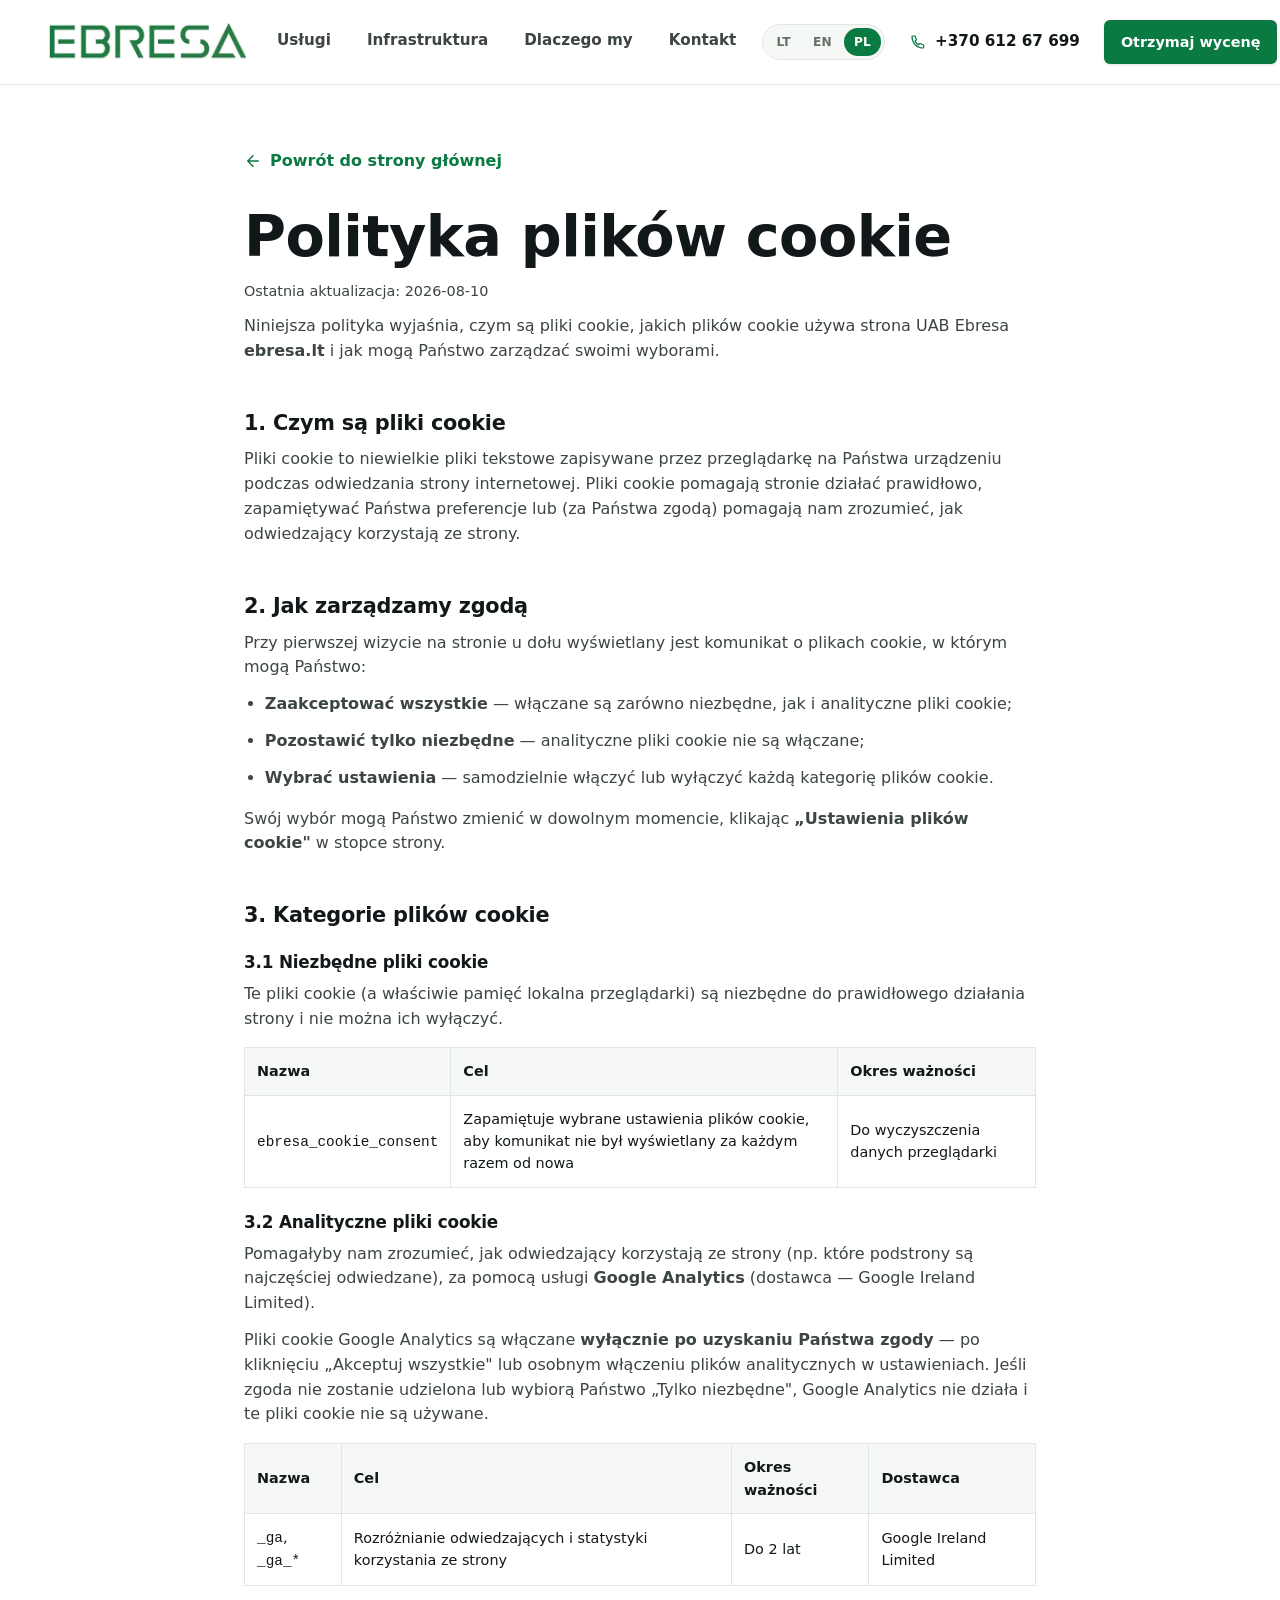
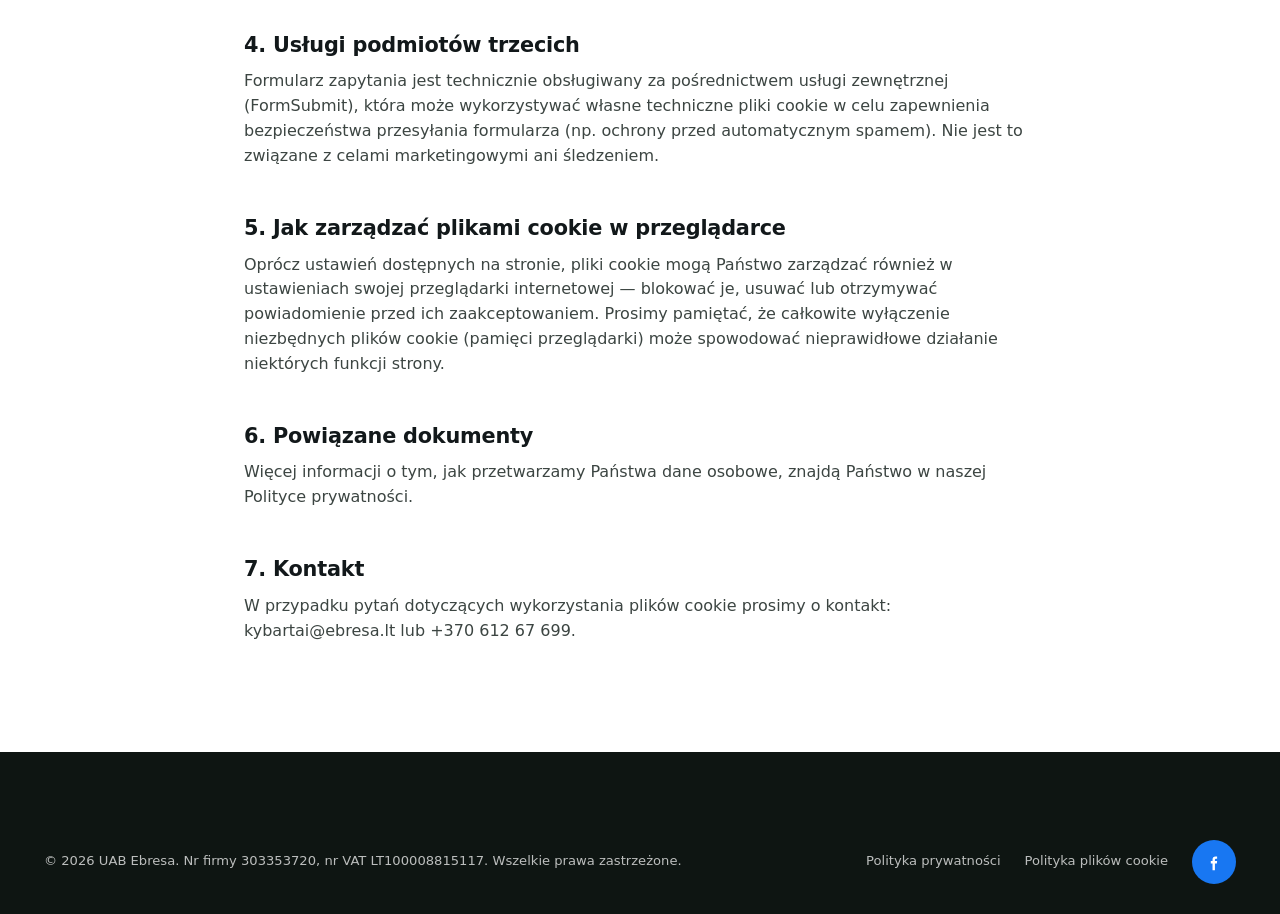
<file: pl/polityka-plikow-cookie.html>
<!doctype html>
<html lang="pl">
<head>
<meta charset="UTF-8">
<meta name="viewport" content="width=device-width, initial-scale=1">
<title>Polityka plików cookie — EBRESA</title>
<meta name="description" content="Polityka plików cookie UAB Ebresa: jakich plików cookie używamy, w jakim celu i jak można zarządzać zgodą.">
<meta name="robots" content="noindex">
<link rel="icon" href="../favicon.svg" type="image/svg+xml">
<link rel="canonical" href="https://ebresa.lt/pl/polityka-plikow-cookie.html">
<link rel="alternate" hreflang="lt" href="https://ebresa.lt/slapuku-politika.html">
<link rel="alternate" hreflang="en" href="https://ebresa.lt/en/cookie-policy.html">
<link rel="alternate" hreflang="pl" href="https://ebresa.lt/pl/polityka-plikow-cookie.html">
<link rel="alternate" hreflang="x-default" href="https://ebresa.lt/slapuku-politika.html">
<link rel="stylesheet" href="../css/style.css">
</head>
<body>

<header class="site-header">
  <div class="container">
    <a href="index.html" class="brand" aria-label="EBRESA — strona główna">
      <img src="../images/logo.png" alt="EBRESA">
    </a>
    <nav class="main-nav" aria-label="Menu główne">
      <a href="index.html#paslaugos">Usługi</a>
      <a href="index.html#infrastruktura">Infrastruktura</a>
      <a href="index.html#kodel-mes">Dlaczego my</a>
      <a href="index.html#kontaktai">Kontakt</a>
    </nav>
    <div class="header-actions">
      <div class="lang-switch" aria-label="Wybór języka">
        <a href="../slapuku-politika.html" class="lang-link">LT</a>
        <a href="../en/cookie-policy.html" class="lang-link">EN</a>
        <a href="polityka-plikow-cookie.html" class="lang-link is-active">PL</a>
      </div>
      <a class="header-phone" href="tel:+37061267699">
        <svg viewBox="0 0 24 24" fill="none" stroke="currentColor" stroke-width="1.6" stroke-linecap="round" stroke-linejoin="round" aria-hidden="true"><path d="M4 5c0-.6.4-1 1-1h3l2 5-2 1.5a11 11 0 0 0 5 5L14.5 14l5 2v3c0 .6-.4 1-1 1C10.5 20 4 13.5 4 5Z"/></svg>
        <span class="header-phone-text">+370 612 67 699</span>
      </a>
      <a href="index.html#uzklausa" class="btn btn-primary btn-sm">Otrzymaj wycenę</a>
      <button class="nav-toggle" aria-label="Otwórz menu" aria-expanded="false">
        <svg viewBox="0 0 24 24" fill="none" stroke="currentColor" stroke-width="1.8" stroke-linecap="round"><path d="M3 6h18M3 12h18M3 18h18"/></svg>
      </button>
    </div>
  </div>
  <div class="mobile-nav" id="mobile-nav">
    <a href="index.html#paslaugos">Usługi</a>
    <a href="index.html#infrastruktura">Infrastruktura</a>
    <a href="index.html#kodel-mes">Dlaczego my</a>
    <a href="index.html#kontaktai">Kontakt</a>
    <a href="index.html#uzklausa" class="btn btn-primary btn-block">Otrzymaj wycenę</a>
    <div class="lang-switch" aria-label="Wybór języka">
      <a href="../slapuku-politika.html" class="lang-link">LT</a>
      <a href="../en/cookie-policy.html" class="lang-link">EN</a>
      <a href="polityka-plikow-cookie.html" class="lang-link is-active">PL</a>
    </div>
  </div>
</header>

<main class="legal-page">
  <div class="container">
    <a href="index.html" class="legal-back">
      <svg viewBox="0 0 24 24" fill="none" stroke="currentColor" stroke-width="2" stroke-linecap="round" stroke-linejoin="round"><path d="M19 12H5M12 19l-7-7 7-7"/></svg>
      Powrót do strony głównej
    </a>

    <h1>Polityka plików cookie</h1>
    <p class="legal-updated">Ostatnia aktualizacja: 2026-08-10</p>

    <p>Niniejsza polityka wyjaśnia, czym są pliki cookie, jakich plików cookie używa strona UAB Ebresa <strong>ebresa.lt</strong> i jak mogą Państwo zarządzać swoimi wyborami.</p>

    <h2>1. Czym są pliki cookie</h2>
    <p>Pliki cookie to niewielkie pliki tekstowe zapisywane przez przeglądarkę na Państwa urządzeniu podczas odwiedzania strony internetowej. Pliki cookie pomagają stronie działać prawidłowo, zapamiętywać Państwa preferencje lub (za Państwa zgodą) pomagają nam zrozumieć, jak odwiedzający korzystają ze strony.</p>

    <h2>2. Jak zarządzamy zgodą</h2>
    <p>Przy pierwszej wizycie na stronie u dołu wyświetlany jest komunikat o plikach cookie, w którym mogą Państwo:</p>
    <ul>
      <li><strong>Zaakceptować wszystkie</strong> — włączane są zarówno niezbędne, jak i analityczne pliki cookie;</li>
      <li><strong>Pozostawić tylko niezbędne</strong> — analityczne pliki cookie nie są włączane;</li>
      <li><strong>Wybrać ustawienia</strong> — samodzielnie włączyć lub wyłączyć każdą kategorię plików cookie.</li>
    </ul>
    <p>Swój wybór mogą Państwo zmienić w dowolnym momencie, klikając <strong>„Ustawienia plików cookie"</strong> w stopce strony.</p>

    <h2>3. Kategorie plików cookie</h2>

    <h3>3.1 Niezbędne pliki cookie</h3>
    <p>Te pliki cookie (a właściwie pamięć lokalna przeglądarki) są niezbędne do prawidłowego działania strony i nie można ich wyłączyć.</p>
    <table>
      <thead>
        <tr><th>Nazwa</th><th>Cel</th><th>Okres ważności</th></tr>
      </thead>
      <tbody>
        <tr><td><code>ebresa_cookie_consent</code></td><td>Zapamiętuje wybrane ustawienia plików cookie, aby komunikat nie był wyświetlany za każdym razem od nowa</td><td>Do wyczyszczenia danych przeglądarki</td></tr>
      </tbody>
    </table>

    <h3>3.2 Analityczne pliki cookie</h3>
    <p>Pomagałyby nam zrozumieć, jak odwiedzający korzystają ze strony (np. które podstrony są najczęściej odwiedzane), za pomocą usługi <strong>Google Analytics</strong> (dostawca — Google Ireland Limited).</p>
    <p>Pliki cookie Google Analytics są włączane <strong>wyłącznie po uzyskaniu Państwa zgody</strong> — po kliknięciu „Akceptuj wszystkie" lub osobnym włączeniu plików analitycznych w ustawieniach. Jeśli zgoda nie zostanie udzielona lub wybiorą Państwo „Tylko niezbędne", Google Analytics nie działa i te pliki cookie nie są używane.</p>
    <table>
      <thead>
        <tr><th>Nazwa</th><th>Cel</th><th>Okres ważności</th><th>Dostawca</th></tr>
      </thead>
      <tbody>
        <tr><td><code>_ga</code>, <code>_ga_*</code></td><td>Rozróżnianie odwiedzających i statystyki korzystania ze strony</td><td>Do 2 lat</td><td>Google Ireland Limited</td></tr>
      </tbody>
    </table>

    <h2>4. Usługi podmiotów trzecich</h2>
    <p>Formularz zapytania jest technicznie obsługiwany za pośrednictwem usługi zewnętrznej (FormSubmit), która może wykorzystywać własne techniczne pliki cookie w celu zapewnienia bezpieczeństwa przesyłania formularza (np. ochrony przed automatycznym spamem). Nie jest to związane z celami marketingowymi ani śledzeniem.</p>

    <h2>5. Jak zarządzać plikami cookie w przeglądarce</h2>
    <p>Oprócz ustawień dostępnych na stronie, pliki cookie mogą Państwo zarządzać również w ustawieniach swojej przeglądarki internetowej — blokować je, usuwać lub otrzymywać powiadomienie przed ich zaakceptowaniem. Prosimy pamiętać, że całkowite wyłączenie niezbędnych plików cookie (pamięci przeglądarki) może spowodować nieprawidłowe działanie niektórych funkcji strony.</p>

    <h2>6. Powiązane dokumenty</h2>
    <p>Więcej informacji o tym, jak przetwarzamy Państwa dane osobowe, znajdą Państwo w naszej <a href="polityka-prywatnosci.html">Polityce prywatności</a>.</p>

    <h2>7. Kontakt</h2>
    <p>W przypadku pytań dotyczących wykorzystania plików cookie prosimy o kontakt: <a href="mailto:kybartai@ebresa.lt">kybartai@ebresa.lt</a> lub <a href="tel:+37061267699">+370 612 67 699</a>.</p>
  </div>
</main>

<footer class="site-footer">
  <div class="container">
    <div class="footer-bottom">
      <span>© <span id="current-year">2026</span> UAB Ebresa. Nr firmy 303353720, nr VAT LT100008815117. Wszelkie prawa zastrzeżone.</span>
      <div class="footer-legal">
        <a href="polityka-prywatnosci.html">Polityka prywatności</a>
        <a href="polityka-plikow-cookie.html">Polityka plików cookie</a>
        <a class="social-link" href="https://www.facebook.com/ebresa/" target="_blank" rel="noopener noreferrer" aria-label="EBRESA na Facebooku">
          <svg viewBox="0 0 24 24" fill="currentColor" aria-hidden="true"><path d="M15.5 8.5H14c-.6 0-1 .4-1 1V11h2.4l-.3 2.5H13V21h-2.6v-7.5H8.5V11h1.9V9.2c0-2 1.2-3.2 3.1-3.2.9 0 1.7.1 1.9.1v2.4Z"/></svg>
          <span class="social-link-label">Facebook</span>
        </a>
      </div>
    </div>
  </div>
</footer>

<script src="../js/main.js"></script>
</body>
</html>
</file>
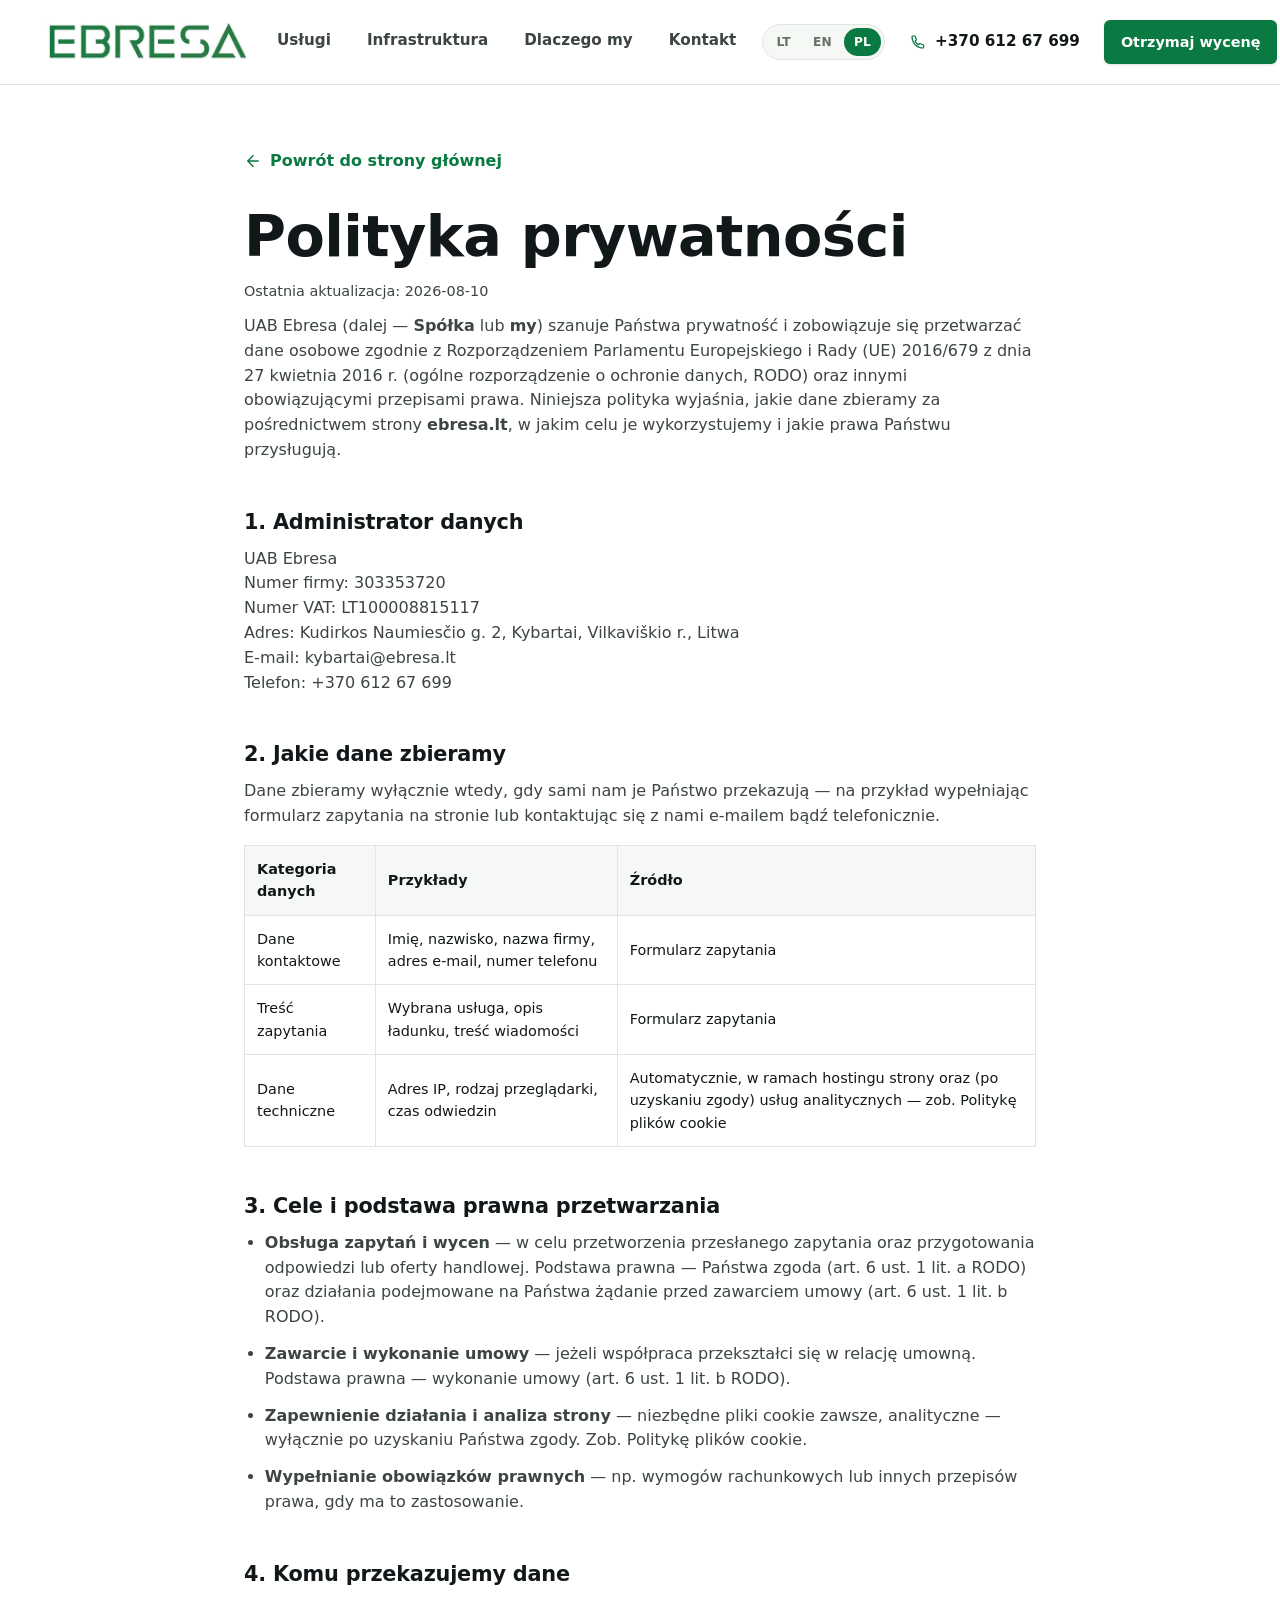
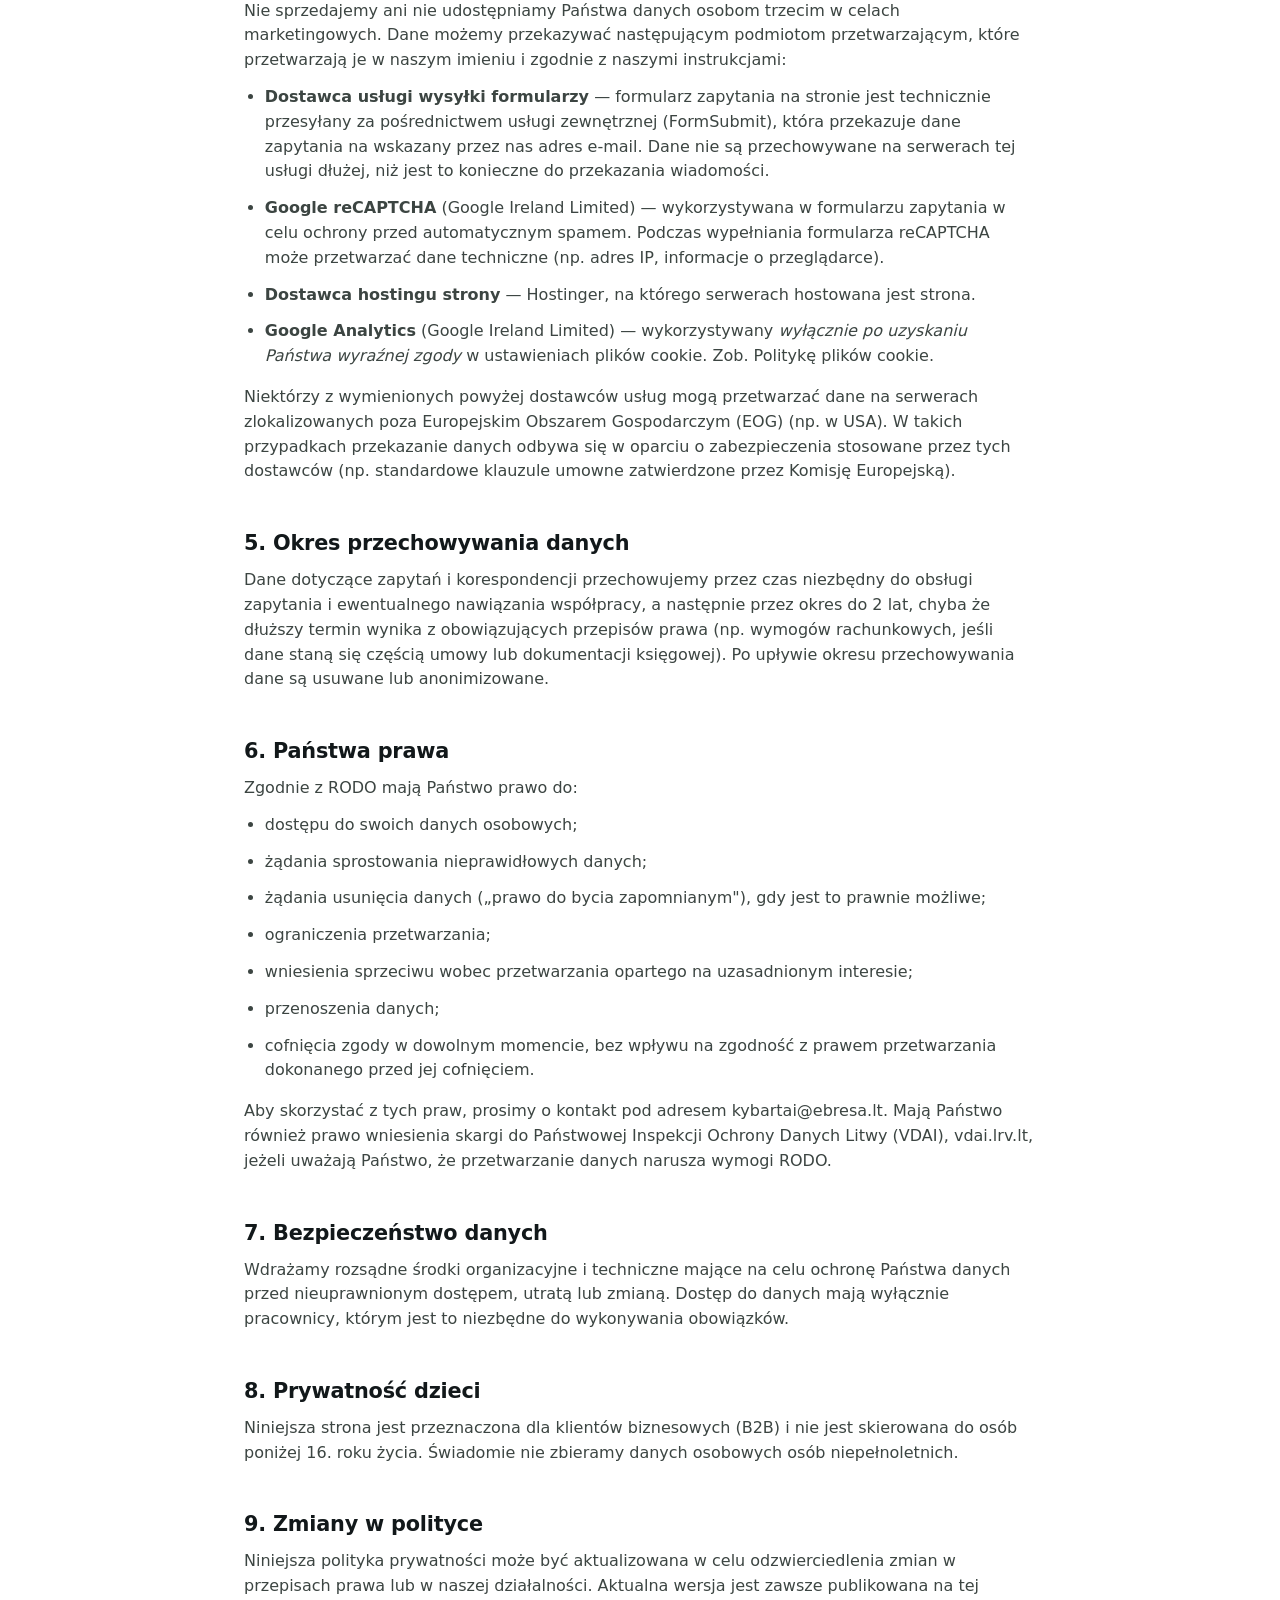
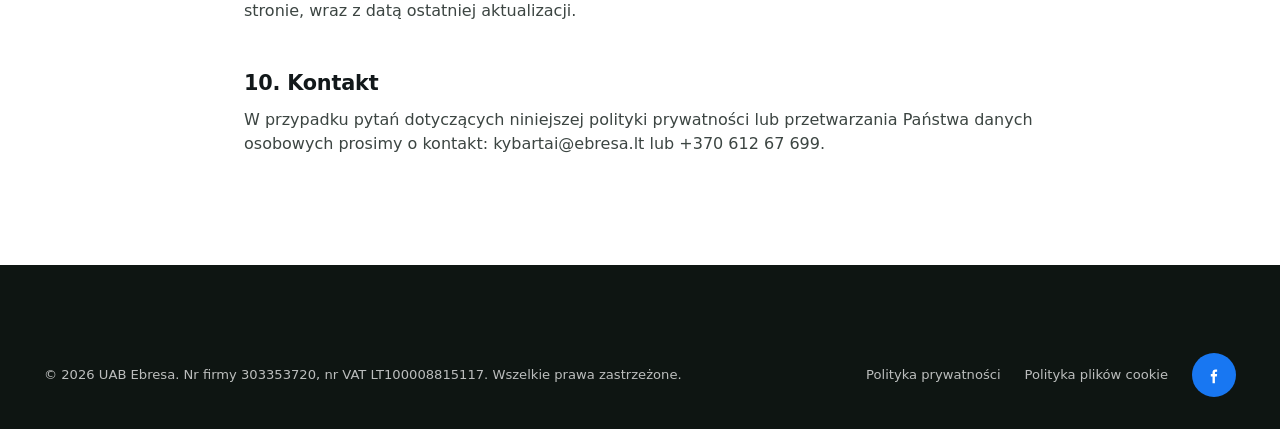
<file: pl/polityka-prywatnosci.html>
<!doctype html>
<html lang="pl">
<head>
<meta charset="UTF-8">
<meta name="viewport" content="width=device-width, initial-scale=1">
<title>Polityka prywatności — EBRESA</title>
<meta name="description" content="Polityka prywatności UAB Ebresa: jakie dane osobowe zbieramy, w jakim celu je wykorzystujemy i jakie prawa Państwu przysługują.">
<meta name="robots" content="noindex">
<link rel="icon" href="../favicon.svg" type="image/svg+xml">
<link rel="canonical" href="https://ebresa.lt/pl/polityka-prywatnosci.html">
<link rel="alternate" hreflang="lt" href="https://ebresa.lt/privatumo-politika.html">
<link rel="alternate" hreflang="en" href="https://ebresa.lt/en/privacy-policy.html">
<link rel="alternate" hreflang="pl" href="https://ebresa.lt/pl/polityka-prywatnosci.html">
<link rel="alternate" hreflang="x-default" href="https://ebresa.lt/privatumo-politika.html">
<link rel="stylesheet" href="../css/style.css">
</head>
<body>

<header class="site-header">
  <div class="container">
    <a href="index.html" class="brand" aria-label="EBRESA — strona główna">
      <img src="../images/logo.png" alt="EBRESA">
    </a>
    <nav class="main-nav" aria-label="Menu główne">
      <a href="index.html#paslaugos">Usługi</a>
      <a href="index.html#infrastruktura">Infrastruktura</a>
      <a href="index.html#kodel-mes">Dlaczego my</a>
      <a href="index.html#kontaktai">Kontakt</a>
    </nav>
    <div class="header-actions">
      <div class="lang-switch" aria-label="Wybór języka">
        <a href="../privatumo-politika.html" class="lang-link">LT</a>
        <a href="../en/privacy-policy.html" class="lang-link">EN</a>
        <a href="polityka-prywatnosci.html" class="lang-link is-active">PL</a>
      </div>
      <a class="header-phone" href="tel:+37061267699">
        <svg viewBox="0 0 24 24" fill="none" stroke="currentColor" stroke-width="1.6" stroke-linecap="round" stroke-linejoin="round" aria-hidden="true"><path d="M4 5c0-.6.4-1 1-1h3l2 5-2 1.5a11 11 0 0 0 5 5L14.5 14l5 2v3c0 .6-.4 1-1 1C10.5 20 4 13.5 4 5Z"/></svg>
        <span class="header-phone-text">+370 612 67 699</span>
      </a>
      <a href="index.html#uzklausa" class="btn btn-primary btn-sm">Otrzymaj wycenę</a>
      <button class="nav-toggle" aria-label="Otwórz menu" aria-expanded="false">
        <svg viewBox="0 0 24 24" fill="none" stroke="currentColor" stroke-width="1.8" stroke-linecap="round"><path d="M3 6h18M3 12h18M3 18h18"/></svg>
      </button>
    </div>
  </div>
  <div class="mobile-nav" id="mobile-nav">
    <a href="index.html#paslaugos">Usługi</a>
    <a href="index.html#infrastruktura">Infrastruktura</a>
    <a href="index.html#kodel-mes">Dlaczego my</a>
    <a href="index.html#kontaktai">Kontakt</a>
    <a href="index.html#uzklausa" class="btn btn-primary btn-block">Otrzymaj wycenę</a>
    <div class="lang-switch" aria-label="Wybór języka">
      <a href="../privatumo-politika.html" class="lang-link">LT</a>
      <a href="../en/privacy-policy.html" class="lang-link">EN</a>
      <a href="polityka-prywatnosci.html" class="lang-link is-active">PL</a>
    </div>
  </div>
</header>

<main class="legal-page">
  <div class="container">
    <a href="index.html" class="legal-back">
      <svg viewBox="0 0 24 24" fill="none" stroke="currentColor" stroke-width="2" stroke-linecap="round" stroke-linejoin="round"><path d="M19 12H5M12 19l-7-7 7-7"/></svg>
      Powrót do strony głównej
    </a>

    <h1>Polityka prywatności</h1>
    <p class="legal-updated">Ostatnia aktualizacja: 2026-08-10</p>

    <p>UAB Ebresa (dalej — <strong>Spółka</strong> lub <strong>my</strong>) szanuje Państwa prywatność i zobowiązuje się przetwarzać dane osobowe zgodnie z Rozporządzeniem Parlamentu Europejskiego i Rady (UE) 2016/679 z dnia 27 kwietnia 2016 r. (ogólne rozporządzenie o ochronie danych, RODO) oraz innymi obowiązującymi przepisami prawa. Niniejsza polityka wyjaśnia, jakie dane zbieramy za pośrednictwem strony <strong>ebresa.lt</strong>, w jakim celu je wykorzystujemy i jakie prawa Państwu przysługują.</p>

    <h2>1. Administrator danych</h2>
    <p>
      UAB Ebresa<br>
      Numer firmy: 303353720<br>
      Numer VAT: LT100008815117<br>
      Adres: Kudirkos Naumiesčio g. 2, Kybartai, Vilkaviškio r., Litwa<br>
      E-mail: <a href="mailto:kybartai@ebresa.lt">kybartai@ebresa.lt</a><br>
      Telefon: <a href="tel:+37061267699">+370 612 67 699</a>
    </p>

    <h2>2. Jakie dane zbieramy</h2>
    <p>Dane zbieramy wyłącznie wtedy, gdy sami nam je Państwo przekazują — na przykład wypełniając formularz zapytania na stronie lub kontaktując się z nami e-mailem bądź telefonicznie.</p>
    <table>
      <thead>
        <tr><th>Kategoria danych</th><th>Przykłady</th><th>Źródło</th></tr>
      </thead>
      <tbody>
        <tr><td>Dane kontaktowe</td><td>Imię, nazwisko, nazwa firmy, adres e-mail, numer telefonu</td><td>Formularz zapytania</td></tr>
        <tr><td>Treść zapytania</td><td>Wybrana usługa, opis ładunku, treść wiadomości</td><td>Formularz zapytania</td></tr>
        <tr><td>Dane techniczne</td><td>Adres IP, rodzaj przeglądarki, czas odwiedzin</td><td>Automatycznie, w ramach hostingu strony oraz (po uzyskaniu zgody) usług analitycznych — zob. <a href="polityka-plikow-cookie.html">Politykę plików cookie</a></td></tr>
      </tbody>
    </table>

    <h2>3. Cele i podstawa prawna przetwarzania</h2>
    <ul>
      <li><strong>Obsługa zapytań i wycen</strong> — w celu przetworzenia przesłanego zapytania oraz przygotowania odpowiedzi lub oferty handlowej. Podstawa prawna — Państwa zgoda (art. 6 ust. 1 lit. a RODO) oraz działania podejmowane na Państwa żądanie przed zawarciem umowy (art. 6 ust. 1 lit. b RODO).</li>
      <li><strong>Zawarcie i wykonanie umowy</strong> — jeżeli współpraca przekształci się w relację umowną. Podstawa prawna — wykonanie umowy (art. 6 ust. 1 lit. b RODO).</li>
      <li><strong>Zapewnienie działania i analiza strony</strong> — niezbędne pliki cookie zawsze, analityczne — wyłącznie po uzyskaniu Państwa zgody. Zob. <a href="polityka-plikow-cookie.html">Politykę plików cookie</a>.</li>
      <li><strong>Wypełnianie obowiązków prawnych</strong> — np. wymogów rachunkowych lub innych przepisów prawa, gdy ma to zastosowanie.</li>
    </ul>

    <h2>4. Komu przekazujemy dane</h2>
    <p>Nie sprzedajemy ani nie udostępniamy Państwa danych osobom trzecim w celach marketingowych. Dane możemy przekazywać następującym podmiotom przetwarzającym, które przetwarzają je w naszym imieniu i zgodnie z naszymi instrukcjami:</p>
    <ul>
      <li><strong>Dostawca usługi wysyłki formularzy</strong> — formularz zapytania na stronie jest technicznie przesyłany za pośrednictwem usługi zewnętrznej (FormSubmit), która przekazuje dane zapytania na wskazany przez nas adres e-mail. Dane nie są przechowywane na serwerach tej usługi dłużej, niż jest to konieczne do przekazania wiadomości.</li>
      <li><strong>Google reCAPTCHA</strong> (Google Ireland Limited) — wykorzystywana w formularzu zapytania w celu ochrony przed automatycznym spamem. Podczas wypełniania formularza reCAPTCHA może przetwarzać dane techniczne (np. adres IP, informacje o przeglądarce).</li>
      <li><strong>Dostawca hostingu strony</strong> — Hostinger, na którego serwerach hostowana jest strona.</li>
      <li><strong>Google Analytics</strong> (Google Ireland Limited) — wykorzystywany <em>wyłącznie po uzyskaniu Państwa wyraźnej zgody</em> w ustawieniach plików cookie. Zob. <a href="polityka-plikow-cookie.html">Politykę plików cookie</a>.</li>
    </ul>
    <p>Niektórzy z wymienionych powyżej dostawców usług mogą przetwarzać dane na serwerach zlokalizowanych poza Europejskim Obszarem Gospodarczym (EOG) (np. w USA). W takich przypadkach przekazanie danych odbywa się w oparciu o zabezpieczenia stosowane przez tych dostawców (np. standardowe klauzule umowne zatwierdzone przez Komisję Europejską).</p>

    <h2>5. Okres przechowywania danych</h2>
    <p>Dane dotyczące zapytań i korespondencji przechowujemy przez czas niezbędny do obsługi zapytania i ewentualnego nawiązania współpracy, a następnie przez okres do 2 lat, chyba że dłuższy termin wynika z obowiązujących przepisów prawa (np. wymogów rachunkowych, jeśli dane staną się częścią umowy lub dokumentacji księgowej). Po upływie okresu przechowywania dane są usuwane lub anonimizowane.</p>

    <h2>6. Państwa prawa</h2>
    <p>Zgodnie z RODO mają Państwo prawo do:</p>
    <ul>
      <li>dostępu do swoich danych osobowych;</li>
      <li>żądania sprostowania nieprawidłowych danych;</li>
      <li>żądania usunięcia danych („prawo do bycia zapomnianym"), gdy jest to prawnie możliwe;</li>
      <li>ograniczenia przetwarzania;</li>
      <li>wniesienia sprzeciwu wobec przetwarzania opartego na uzasadnionym interesie;</li>
      <li>przenoszenia danych;</li>
      <li>cofnięcia zgody w dowolnym momencie, bez wpływu na zgodność z prawem przetwarzania dokonanego przed jej cofnięciem.</li>
    </ul>
    <p>Aby skorzystać z tych praw, prosimy o kontakt pod adresem <a href="mailto:kybartai@ebresa.lt">kybartai@ebresa.lt</a>. Mają Państwo również prawo wniesienia skargi do Państwowej Inspekcji Ochrony Danych Litwy (VDAI), <a href="https://vdai.lrv.lt" target="_blank" rel="noopener">vdai.lrv.lt</a>, jeżeli uważają Państwo, że przetwarzanie danych narusza wymogi RODO.</p>

    <h2>7. Bezpieczeństwo danych</h2>
    <p>Wdrażamy rozsądne środki organizacyjne i techniczne mające na celu ochronę Państwa danych przed nieuprawnionym dostępem, utratą lub zmianą. Dostęp do danych mają wyłącznie pracownicy, którym jest to niezbędne do wykonywania obowiązków.</p>

    <h2>8. Prywatność dzieci</h2>
    <p>Niniejsza strona jest przeznaczona dla klientów biznesowych (B2B) i nie jest skierowana do osób poniżej 16. roku życia. Świadomie nie zbieramy danych osobowych osób niepełnoletnich.</p>

    <h2>9. Zmiany w polityce</h2>
    <p>Niniejsza polityka prywatności może być aktualizowana w celu odzwierciedlenia zmian w przepisach prawa lub w naszej działalności. Aktualna wersja jest zawsze publikowana na tej stronie, wraz z datą ostatniej aktualizacji.</p>

    <h2>10. Kontakt</h2>
    <p>W przypadku pytań dotyczących niniejszej polityki prywatności lub przetwarzania Państwa danych osobowych prosimy o kontakt: <a href="mailto:kybartai@ebresa.lt">kybartai@ebresa.lt</a> lub <a href="tel:+37061267699">+370 612 67 699</a>.</p>
  </div>
</main>

<footer class="site-footer">
  <div class="container">
    <div class="footer-bottom">
      <span>© <span id="current-year">2026</span> UAB Ebresa. Nr firmy 303353720, nr VAT LT100008815117. Wszelkie prawa zastrzeżone.</span>
      <div class="footer-legal">
        <a href="polityka-prywatnosci.html">Polityka prywatności</a>
        <a href="polityka-plikow-cookie.html">Polityka plików cookie</a>
        <a class="social-link" href="https://www.facebook.com/ebresa/" target="_blank" rel="noopener noreferrer" aria-label="EBRESA na Facebooku">
          <svg viewBox="0 0 24 24" fill="currentColor" aria-hidden="true"><path d="M15.5 8.5H14c-.6 0-1 .4-1 1V11h2.4l-.3 2.5H13V21h-2.6v-7.5H8.5V11h1.9V9.2c0-2 1.2-3.2 3.1-3.2.9 0 1.7.1 1.9.1v2.4Z"/></svg>
          <span class="social-link-label">Facebook</span>
        </a>
      </div>
    </div>
  </div>
</footer>

<script src="../js/main.js"></script>
</body>
</html>
</file>
<file: css/style.css>
/* =========================================================
   EBRESA — design tokens
   ========================================================= */
:root {
  /* Brand */
  --c-primary: #0B7A42;
  --c-primary-600: #096a39;
  --c-primary-700: #075c31;
  --c-primary-50: #EAF5EE;
  --c-primary-100: #D3EBDB;

  /* Neutrals (warm-industrial charcoal, not pure black) */
  --c-ink: #12181A;
  --c-ink-soft: #3C4542;
  --c-muted: #667069;
  --c-border: #E1E6E2;
  --c-border-strong: #C9D1CB;
  --c-surface: #FFFFFF;
  --c-bg: #F6F8F6;
  --c-dark: #0E1512;
  --c-dark-soft: #1B2620;

  /* Feedback */
  --c-amber: #B4740E;
  --c-amber-bg: #FBF1DE;

  /* Type */
  --font-head: 'Segoe UI Semibold', 'Segoe UI', system-ui, -apple-system, 'Helvetica Neue', Arial, sans-serif;
  --font-body: 'Segoe UI', system-ui, -apple-system, Roboto, Arial, sans-serif;

  /* Spacing scale */
  --sp-1: 4px; --sp-2: 8px; --sp-3: 12px; --sp-4: 16px; --sp-5: 24px;
  --sp-6: 32px; --sp-7: 48px; --sp-8: 64px; --sp-9: 96px; --sp-10: 128px;

  /* Layout */
  --container: 1240px;
  --radius-s: 6px;
  --radius-m: 12px;
  --radius-l: 20px;
  --shadow-s: 0 1px 2px rgba(14, 21, 18, 0.06), 0 1px 3px rgba(14, 21, 18, 0.08);
  --shadow-m: 0 8px 24px rgba(14, 21, 18, 0.10);
  --shadow-l: 0 24px 64px rgba(14, 21, 18, 0.18);
  --ease: cubic-bezier(.4,0,.2,1);
}

/* =========================================================
   Reset
   ========================================================= */
*, *::before, *::after { box-sizing: border-box; }
html { scroll-behavior: smooth; }
@media (prefers-reduced-motion: reduce) {
  html { scroll-behavior: auto; }
  *, *::before, *::after { animation-duration: 0.01ms !important; animation-iteration-count: 1 !important; transition-duration: 0.01ms !important; scroll-behavior: auto !important; }
}
body {
  margin: 0;
  font-family: var(--font-body);
  color: var(--c-ink);
  background: var(--c-surface);
  -webkit-font-smoothing: antialiased;
  line-height: 1.55;
  font-size: 16px;
}
img { max-width: 100%; display: block; }
a { color: inherit; text-decoration: none; }
ul { margin: 0; padding: 0; list-style: none; }
h1, h2, h3, h4, p { margin: 0; }
button { font: inherit; }
:focus-visible { outline: 3px solid var(--c-primary); outline-offset: 2px; }

.container {
  width: 100%;
  max-width: var(--container);
  margin-inline: auto;
  padding-inline: var(--sp-5);
}
@media (max-width: 640px) {
  .container { padding-inline: var(--sp-4); }
}

.visually-hidden {
  position: absolute; width: 1px; height: 1px; margin: -1px; padding: 0;
  overflow: hidden; clip: rect(0,0,0,0); white-space: nowrap; border: 0;
}

.skip-link {
  position: absolute; left: 8px; top: -60px;
  background: var(--c-primary); color: #fff; padding: 10px 16px;
  border-radius: var(--radius-s); z-index: 200; transition: top .2s var(--ease);
  font-weight: 600;
}
.skip-link:focus { top: 8px; }

/* =========================================================
   Typography
   ========================================================= */
h1, h2, h3, h4 { font-family: var(--font-head); font-weight: 700; letter-spacing: -0.01em; color: var(--c-ink); }
h1 { font-size: clamp(2.1rem, 1.5rem + 2.6vw, 3.6rem); line-height: 1.08; font-weight: 800; }
h2 { font-size: clamp(1.7rem, 1.35rem + 1.5vw, 2.5rem); line-height: 1.15; font-weight: 800; }
h3 { font-size: 1.25rem; line-height: 1.3; }
.eyebrow {
  display: inline-flex; align-items: center; gap: var(--sp-2);
  font-size: 0.8rem; font-weight: 700; letter-spacing: 0.08em; text-transform: uppercase;
  color: var(--c-primary);
}
.eyebrow::before { content: ''; width: 22px; height: 2px; background: var(--c-primary); border-radius: 2px; }
.lede { font-size: 1.1rem; color: var(--c-ink-soft); max-width: 62ch; }
.section-head { max-width: 760px; margin-bottom: var(--sp-7); }
.section-head p { margin-top: var(--sp-3); }
.text-center { text-align: center; margin-inline: auto; }

/* =========================================================
   Buttons
   ========================================================= */
.btn {
  display: inline-flex; align-items: center; justify-content: center; gap: var(--sp-2);
  padding: 14px 24px; border-radius: var(--radius-s); font-weight: 700; font-size: 0.98rem;
  border: 1.5px solid transparent; cursor: pointer; transition: transform .15s var(--ease), background-color .15s var(--ease), border-color .15s var(--ease), box-shadow .15s var(--ease);
  min-height: 48px; white-space: nowrap;
}
.btn svg { width: 18px; height: 18px; flex-shrink: 0; }
.btn:active { transform: translateY(1px); }
.btn-primary { background: var(--c-primary); color: #fff; box-shadow: var(--shadow-s); }
.btn-primary:hover { background: var(--c-primary-600); box-shadow: var(--shadow-m); }
.btn-ghost { background: transparent; color: var(--c-ink); border-color: var(--c-border-strong); }
.btn-ghost:hover { border-color: var(--c-ink); background: var(--c-bg); }
.btn-on-dark { background: rgba(255,255,255,0.08); color: #fff; border-color: rgba(255,255,255,0.35); backdrop-filter: blur(6px); }
.btn-on-dark:hover { background: rgba(255,255,255,0.16); border-color: #fff; }
.btn-block { width: 100%; }
.btn-sm { padding: 10px 16px; min-height: 40px; font-size: 0.9rem; }

/* =========================================================
   Header
   ========================================================= */
.site-header {
  position: sticky; top: 0; z-index: 100;
  background: rgba(255,255,255,0.92); backdrop-filter: saturate(180%) blur(10px);
  border-bottom: 1px solid var(--c-border);
}
.site-header .container { display: flex; align-items: center; justify-content: space-between; height: 84px; gap: var(--sp-5); }
.brand { display: flex; align-items: center; gap: var(--sp-2); flex-shrink: 0; }
.brand img { height: 46px; width: auto; }
.brand-name { font-family: var(--font-head); font-weight: 800; font-size: 1.05rem; letter-spacing: 0.01em; }

.main-nav { display: flex; align-items: center; gap: var(--sp-6); }
.main-nav a {
  font-weight: 600; font-size: 0.95rem; color: var(--c-ink-soft); white-space: nowrap;
  padding: 8px 2px; border-bottom: 2px solid transparent; transition: color .15s var(--ease), border-color .15s var(--ease);
}
.main-nav a:hover { color: var(--c-primary); }

.header-actions { display: flex; align-items: center; gap: var(--sp-5); }
.header-phone { display: flex; align-items: center; gap: var(--sp-2); font-weight: 700; font-size: 0.95rem; white-space: nowrap; }
.header-phone svg { width: 18px; height: 18px; color: var(--c-primary); flex-shrink: 0; }

.lang-switch { display: flex; align-items: center; gap: 2px; background: var(--c-bg); border: 1px solid var(--c-border); border-radius: 999px; padding: 3px; flex-shrink: 0; }
.lang-link { padding: 5px 10px; font-size: 0.76rem; font-weight: 700; letter-spacing: 0.02em; color: var(--c-muted); border-radius: 999px; transition: background-color .15s var(--ease), color .15s var(--ease); }
.lang-link:hover { color: var(--c-ink); }
.lang-link.is-active { background: var(--c-primary); color: #fff; }
.mobile-nav .lang-switch { background: var(--c-bg); margin-top: var(--sp-5); width: fit-content; }

.nav-toggle {
  display: none; width: 44px; height: 44px; align-items: center; justify-content: center;
  background: transparent; border: 1.5px solid var(--c-border-strong); border-radius: var(--radius-s); cursor: pointer;
}
.nav-toggle svg { width: 22px; height: 22px; }

@media (max-width: 980px) {
  .site-header .container {
    height: auto; flex-wrap: wrap; padding-block: 16px;
  }
  .nav-toggle { display: none; }
  .mobile-nav { display: none !important; }
  .header-phone-text { display: none; }

  .main-nav {
    order: 3; flex-basis: 100%; width: 100%;
    gap: var(--sp-6); overflow-x: auto; -webkit-overflow-scrolling: touch;
    padding-top: 14px; margin-top: 2px; border-top: 1px solid var(--c-border);
    scrollbar-width: none;
  }
  .main-nav::-webkit-scrollbar { display: none; }
  .main-nav a { flex-shrink: 0; }
}

@media (max-width: 480px) {
  .header-actions { gap: var(--sp-3); }
  .header-actions .btn-primary.btn-sm { padding-inline: 14px; font-size: 0.86rem; }
}

.mobile-nav {
  display: none; position: fixed; inset: 84px 0 0 0; background: var(--c-surface); z-index: 99;
  overflow-y: auto; padding: var(--sp-6) var(--sp-5) var(--sp-8);
}
.mobile-nav.is-open { display: block; }
.mobile-nav a { display: block; padding: var(--sp-4) 0; font-size: 1.25rem; font-weight: 700; border-bottom: 1px solid var(--c-border); }
.mobile-nav .btn { margin-top: var(--sp-5); }
.mobile-nav .header-phone { margin-top: var(--sp-4); font-size: 1.1rem; }

/* =========================================================
   Hero
   ========================================================= */
.hero {
  position: relative; color: #fff; overflow: hidden;
  min-height: min(92vh, 800px);
  display: flex; align-items: flex-end;
}
.hero-media { position: absolute; inset: 0; z-index: 0; }
.hero-media img { width: 100%; height: 100%; object-fit: cover; object-position: center 35%; }
.hero-media::after {
  content: ''; position: absolute; inset: 0;
  background:
    linear-gradient(0deg, rgba(6,12,9,0.92) 0%, rgba(6,12,9,0.55) 46%, rgba(8,16,12,0.35) 75%, rgba(8,16,12,0.55) 100%);
}
.hero-content { position: relative; z-index: 1; padding-block: var(--sp-9) var(--sp-8); width: 100%; }
.hero-tagline {
  display: inline-flex; align-items: center; gap: var(--sp-2);
  background: rgba(255,255,255,0.1); border: 1px solid rgba(255,255,255,0.28);
  padding: 8px 14px; border-radius: 999px; font-size: 0.82rem; font-weight: 700;
  letter-spacing: 0.04em; text-transform: uppercase; backdrop-filter: blur(6px); margin-bottom: var(--sp-5);
}
.hero-tagline svg { width: 14px; height: 14px; color: #7CE3A8; }
.hero h1 { color: #fff; max-width: 18ch; }
.hero .lede { color: rgba(255,255,255,0.86); margin-top: var(--sp-4); max-width: 58ch; font-size: 1.15rem; }
.hero-ctas { display: flex; flex-wrap: wrap; gap: var(--sp-3); margin-top: var(--sp-6); }

.hero-stats {
  position: relative; z-index: 1; margin-top: var(--sp-8);
  display: grid; grid-template-columns: repeat(4, 1fr); gap: 1px;
  background: rgba(255,255,255,0.16); border-radius: var(--radius-m); overflow: hidden;
  border: 1px solid rgba(255,255,255,0.16);
}
.hero-stat { background: rgba(10,16,13,0.55); backdrop-filter: blur(8px); padding: var(--sp-5) var(--sp-4); }
.hero-stat .num { font-family: var(--font-head); font-weight: 800; font-size: clamp(1.4rem, 1.1rem + 1vw, 2rem); color: #fff; display: block; }
.hero-stat .label { font-size: 0.82rem; color: rgba(255,255,255,0.75); margin-top: 4px; }

@media (max-width: 780px) {
  .hero-stats { grid-template-columns: repeat(2, 1fr); }
  .hero { min-height: auto; padding-top: 84px; }
  .hero-content { padding-block: var(--sp-7) var(--sp-6); }
}

/* =========================================================
   Trust strip
   ========================================================= */
.trust-strip { background: var(--c-dark); color: #fff; padding-block: var(--sp-5); }
.trust-strip ul { display: flex; flex-wrap: wrap; gap: var(--sp-6); justify-content: space-between; }
.trust-strip li { display: flex; align-items: center; gap: var(--sp-3); font-size: 0.92rem; font-weight: 600; color: rgba(255,255,255,0.88); flex: 1 1 220px; }
.trust-strip svg { width: 22px; height: 22px; color: #7CE3A8; flex-shrink: 0; }

/* =========================================================
   Generic section spacing
   ========================================================= */
section { padding-block: var(--sp-9); }
.section-alt { background: var(--c-bg); }
.section-dark { background: var(--c-dark); color: #fff; }
.section-dark .eyebrow { color: #7CE3A8; }
.section-dark .eyebrow::before { background: #7CE3A8; }
.section-dark h2 { color: #fff; }
.section-dark .lede { color: rgba(255,255,255,0.7); }

/* =========================================================
   Services grid
   ========================================================= */
.services-grid { display: grid; grid-template-columns: repeat(4, 1fr); grid-auto-flow: dense; gap: var(--sp-5); }
@media (max-width: 900px) { .services-grid { grid-template-columns: repeat(2, 1fr); } }
@media (max-width: 560px) { .services-grid { grid-template-columns: 1fr; } }

.service-card {
  position: relative;
  background: var(--c-surface); border: 1px solid var(--c-border); border-radius: var(--radius-m);
  padding: var(--sp-5); display: flex; flex-direction: column; gap: var(--sp-3); justify-content: flex-start;
  transition: box-shadow .2s var(--ease), border-color .2s var(--ease), transform .2s var(--ease);
}
.service-card:hover { box-shadow: var(--shadow-m); border-color: var(--c-border-strong); transform: translateY(-3px); }
.service-icon {
  width: 48px; height: 48px; border-radius: var(--radius-s); background: var(--c-primary-50);
  display: flex; align-items: center; justify-content: center; color: var(--c-primary); flex-shrink: 0;
  transition: background-color .2s var(--ease), color .2s var(--ease), transform .2s var(--ease);
}
.service-icon svg { width: 24px; height: 24px; }
.service-card:hover .service-icon { background: var(--c-primary); color: #fff; transform: scale(1.08) rotate(-4deg); }
.service-card h3 { font-size: 1.05rem; }
.service-card p { color: var(--c-muted); font-size: 0.92rem; }

.service-card.featured {
  grid-column: span 2; grid-row: span 2;
  background: var(--c-dark); border-color: transparent; color: #fff;
  padding: var(--sp-6); overflow: hidden;
}
.service-card.featured:hover { transform: translateY(-3px); box-shadow: var(--shadow-l); }

.featured-media { position: absolute; inset: 0; z-index: 0; }
.featured-media img { width: 100%; height: 100%; object-fit: cover; display: block; transition: transform .6s var(--ease); }
.service-card.featured:hover .featured-media img { transform: scale(1.06); }
.featured-media::after {
  content: ''; position: absolute; inset: 0;
  background: linear-gradient(180deg, rgba(6,12,9,0.25) 0%, rgba(6,12,9,0.5) 40%, rgba(6,12,9,0.97) 100%);
}

.service-card.featured .service-tag {
  position: relative; z-index: 1;
  display: inline-flex; align-items: center; background: rgba(124,227,168,0.18); color: #7CE3A8;
  font-size: 0.76rem; font-weight: 700; letter-spacing: 0.05em; text-transform: uppercase;
  padding: 6px 12px; border-radius: 999px; width: fit-content; backdrop-filter: blur(6px);
}
.featured-content { position: relative; z-index: 1; display: flex; flex-direction: column; gap: var(--sp-3); margin-top: auto; padding-top: var(--sp-7); }
.service-card.featured .service-icon {
  width: 56px; height: 56px; background: rgba(255,255,255,0.14); color: #7CE3A8; backdrop-filter: blur(6px);
}
.service-card.featured .service-icon svg { width: 28px; height: 28px; }
.service-card.featured:hover .service-icon { background: #7CE3A8; color: var(--c-dark); transform: none; }
.featured-content h3, .featured-content p { text-shadow: 0 1px 6px rgba(0,0,0,0.65); }
.service-card.featured h3 { font-size: 1.5rem; color: #fff; }
.service-card.featured p { color: rgba(255,255,255,0.95); font-size: 0.98rem; max-width: 42ch; }

@media (max-width: 560px) {
  .service-card.featured { grid-column: span 1; grid-row: span 1; padding: var(--sp-5); min-height: 340px; }
  .service-card.featured h3 { font-size: 1.15rem; }
}

/* Regular-size service card with a photo background (no size/badge, unlike .featured) */
.service-card.has-photo { padding: var(--sp-5); overflow: hidden; color: #fff; border-color: transparent; min-height: 220px; }
.service-card.has-photo:hover { transform: translateY(-3px); box-shadow: var(--shadow-l); }
.service-card.has-photo .featured-content { margin-top: auto; padding-top: var(--sp-5); }
.service-card.has-photo h3 { color: #fff; }
.service-card.has-photo p { color: rgba(255,255,255,0.95); }
.service-card.has-photo .service-icon { background: rgba(255,255,255,0.14); color: #7CE3A8; }
.service-card.has-photo:hover .service-icon { background: #7CE3A8; color: var(--c-dark); transform: none; }

/* =========================================================
   Infrastructure gallery
   ========================================================= */
.gallery {
  display: grid; grid-template-columns: repeat(6, 1fr); grid-auto-rows: 160px; gap: var(--sp-3);
}
.gallery-item { position: relative; border-radius: var(--radius-m); overflow: hidden; background: var(--c-bg); }
.gallery-item img { width: 100%; height: 100%; object-fit: cover; transition: transform .5s var(--ease); }
.gallery-item:hover img { transform: scale(1.06); }
.gallery-item .cap {
  position: absolute; left: 0; right: 0; bottom: 0; padding: var(--sp-4) var(--sp-4) var(--sp-3);
  background: linear-gradient(0deg, rgba(6,12,9,0.85), rgba(6,12,9,0));
  color: #fff; font-size: 0.85rem; font-weight: 700;
}
.g-1 { grid-column: span 3; grid-row: span 2; }
.g-2 { grid-column: span 3; grid-row: span 1; }
.g-3 { grid-column: span 3; grid-row: span 1; }
.g-4 { grid-column: span 2; grid-row: span 1; }
.g-5 { grid-column: span 2; grid-row: span 1; }
.g-6 { grid-column: span 2; grid-row: span 1; }

@media (max-width: 900px) {
  .gallery { grid-template-columns: repeat(2, 1fr); grid-auto-rows: 200px; }
  .g-1, .g-2, .g-3, .g-4, .g-5, .g-6 { grid-column: span 1; grid-row: span 1; }
  .g-1 { grid-column: span 2; grid-row: span 2; }
}

.infra-facts { display: grid; grid-template-columns: repeat(4, 1fr); gap: var(--sp-4); margin-bottom: var(--sp-7); }
@media (max-width: 780px) { .infra-facts { grid-template-columns: repeat(2, 1fr); } }
.infra-fact { background: var(--c-surface); border: 1px solid var(--c-border); border-radius: var(--radius-m); padding: var(--sp-5); }
.infra-fact .num { display: block; font-family: var(--font-head); font-weight: 800; font-size: 1.9rem; color: var(--c-primary); }
.infra-fact .label { display: block; color: var(--c-ink-soft); font-size: 0.92rem; margin-top: 4px; font-weight: 600; }

/* =========================================================
   Why us — differentiators
   ========================================================= */
.diff-grid { display: grid; grid-template-columns: repeat(2, 1fr); gap: var(--sp-5); }
@media (max-width: 780px) { .diff-grid { grid-template-columns: 1fr; } }
.diff-card {
  display: flex; gap: var(--sp-4); padding: var(--sp-5); border-radius: var(--radius-m);
  background: rgba(255,255,255,0.04); border: 1px solid rgba(255,255,255,0.12);
}
.diff-icon { width: 46px; height: 46px; border-radius: var(--radius-s); background: rgba(124,227,168,0.14); color: #7CE3A8; display: flex; align-items: center; justify-content: center; flex-shrink: 0; }
.diff-icon svg { width: 24px; height: 24px; }
.diff-card h3 { color: #fff; font-size: 1.05rem; margin-bottom: 4px; }
.diff-card p { color: rgba(255,255,255,0.68); font-size: 0.92rem; }

/* =========================================================
   Process steps
   ========================================================= */
.process-grid { display: grid; grid-template-columns: repeat(4, 1fr); gap: var(--sp-5); counter-reset: step; }
@media (max-width: 900px) { .process-grid { grid-template-columns: repeat(2, 1fr); } }
@media (max-width: 560px) { .process-grid { grid-template-columns: 1fr; } }
.process-step { position: relative; padding-top: var(--sp-6); }
.process-step .step-num {
  counter-increment: step; content: counter(step);
  display: inline-flex; align-items: center; justify-content: center; width: 40px; height: 40px;
  border-radius: 50%; background: var(--c-primary); color: #fff; font-family: var(--font-head); font-weight: 800;
  margin-bottom: var(--sp-4); font-size: 1.05rem;
}
.process-step .step-num::before { content: counter(step); }
.process-step h3 { margin-bottom: var(--sp-2); }
.process-step p { color: var(--c-muted); font-size: 0.92rem; }
.process-connector { display: none; }
@media (min-width: 901px) {
  .process-step:not(:last-child)::after {
    content: ''; position: absolute; top: 20px; left: calc(50% + 32px); width: calc(100% - 40px); height: 2px;
    background: repeating-linear-gradient(90deg, var(--c-border-strong) 0 6px, transparent 6px 12px);
  }
}

/* =========================================================
   Quote / contact section
   ========================================================= */
.contact-wrap { display: grid; grid-template-columns: 1.1fr 0.9fr; gap: var(--sp-8); align-items: start; }
@media (max-width: 900px) { .contact-wrap { grid-template-columns: 1fr; gap: var(--sp-6); } }

.quote-card { background: var(--c-surface); border: 1px solid var(--c-border); border-radius: var(--radius-l); padding: var(--sp-6); box-shadow: var(--shadow-m); }
.form-row { display: grid; grid-template-columns: 1fr 1fr; gap: var(--sp-4); }
@media (max-width: 560px) { .form-row { grid-template-columns: 1fr; } }
.field { margin-bottom: var(--sp-4); }
.field label { display: block; font-weight: 700; font-size: 0.88rem; margin-bottom: var(--sp-2); }
.field .req { color: var(--c-amber); }
.field input, .field select, .field textarea {
  width: 100%; padding: 12px 14px; border-radius: var(--radius-s); border: 1.5px solid var(--c-border-strong);
  font: inherit; font-size: 0.96rem; background: var(--c-surface); color: var(--c-ink); min-height: 48px;
  transition: border-color .15s var(--ease), box-shadow .15s var(--ease);
}
.field textarea { min-height: 120px; resize: vertical; }
.field input:focus, .field select:focus, .field textarea:focus {
  border-color: var(--c-primary); box-shadow: 0 0 0 4px var(--c-primary-50); outline: none;
}
.field-hint { font-size: 0.8rem; color: var(--c-muted); margin-top: var(--sp-2); }
.field-error { font-size: 0.82rem; color: #B3261E; margin-top: var(--sp-2); display: none; }
.field.has-error input, .field.has-error select, .field.has-error textarea { border-color: #B3261E; }
.field.has-error .field-error { display: block; }

.consent-row { display: flex; align-items: flex-start; gap: var(--sp-3); margin: var(--sp-5) 0; }
.consent-row input[type="checkbox"] { width: 20px; height: 20px; margin-top: 2px; accent-color: var(--c-primary); flex-shrink: 0; }
.consent-row label { font-size: 0.86rem; color: var(--c-ink-soft); }
.consent-row a { color: var(--c-primary); font-weight: 700; text-decoration: underline; }

.form-status { margin-top: var(--sp-4); padding: var(--sp-4); border-radius: var(--radius-s); font-size: 0.92rem; font-weight: 600; display: none; }
.form-status.is-visible { display: block; }
.form-status.is-success { background: var(--c-primary-50); color: var(--c-primary-700); }
.form-status.is-error { background: #FBEAE8; color: #B3261E; }

.contact-info-card { background: var(--c-dark); color: #fff; border-radius: var(--radius-l); padding: var(--sp-6); margin-bottom: var(--sp-5); }
.contact-info-card h3 { color: #fff; margin-bottom: var(--sp-4); }
.contact-line { display: flex; gap: var(--sp-3); padding-block: var(--sp-3); border-top: 1px solid rgba(255,255,255,0.12); }
.contact-line:first-of-type { border-top: none; }
.contact-line svg { width: 20px; height: 20px; color: #7CE3A8; flex-shrink: 0; margin-top: 2px; }
.contact-line strong { display: block; font-size: 0.95rem; }
.contact-line span { color: rgba(255,255,255,0.65); font-size: 0.86rem; }

.map-embed { border-radius: var(--radius-l); overflow: hidden; border: 1px solid var(--c-border); box-shadow: var(--shadow-s); }
.map-embed iframe { width: 100%; height: 280px; border: 0; display: block; }

/* =========================================================
   Funding notice
   ========================================================= */
.funding-notice { padding-block: var(--sp-7); border-top: 1px solid var(--c-border); text-align: center; }
.funding-notice p { max-width: 74ch; margin-inline: auto; font-size: 1rem; line-height: 1.7; color: var(--c-ink-soft); margin-bottom: var(--sp-3); }
.funding-notice p:last-of-type { margin-bottom: 0; }
.funding-notice a { color: var(--c-ink-soft); text-decoration: underline; }
.funding-notice a:hover { color: var(--c-ink); }
.funding-logos { display: flex; align-items: center; justify-content: center; gap: var(--sp-7); flex-wrap: wrap; margin-top: var(--sp-5); }
.funding-logos img { height: 44px; width: auto; }

/* =========================================================
   Footer
   ========================================================= */
.site-footer { background: var(--c-dark); color: rgba(255,255,255,0.72); padding-block: var(--sp-8) var(--sp-6); }
.footer-grid { display: grid; grid-template-columns: 1.4fr 1fr 1fr 0.7fr; gap: var(--sp-7); padding-bottom: var(--sp-7); border-bottom: 1px solid rgba(255,255,255,0.12); }
@media (max-width: 780px) { .footer-grid { grid-template-columns: 1fr; gap: var(--sp-6); } }
.footer-badge img { width: 96px; height: auto; border-radius: var(--radius-s); }
.footer-brand { display: flex; align-items: center; gap: var(--sp-2); margin-bottom: var(--sp-4); }
.footer-brand img { height: 34px; }
.footer-brand span { font-family: var(--font-head); font-weight: 800; color: #fff; font-size: 1.05rem; }
.footer-col h4 { color: #fff; font-size: 0.9rem; text-transform: uppercase; letter-spacing: 0.06em; margin-bottom: var(--sp-4); }
.footer-col li { margin-bottom: var(--sp-3); }
.footer-col a:hover { color: #fff; }
.footer-bottom { display: flex; justify-content: space-between; align-items: center; flex-wrap: wrap; gap: var(--sp-3); padding-top: var(--sp-5); font-size: 0.82rem; }
.footer-bottom a:hover { color: #fff; }
.footer-legal { display: flex; align-items: center; gap: var(--sp-5); flex-wrap: wrap; }

.footer-social { display: flex; justify-content: center; margin-top: var(--sp-8); max-width: 34ch; }
.social-link {
  display: inline-flex; align-items: center; justify-content: flex-start;
  width: 44px; height: 44px; border-radius: 22px; flex-shrink: 0;
  padding-inline: 11px; overflow: hidden;
  background: #1877F2; color: #fff;
  transition: width .3s var(--ease), background-color .15s var(--ease), transform .15s var(--ease);
}
.social-link svg { width: 22px; height: 22px; flex-shrink: 0; }
.social-link-label {
  display: inline-block; white-space: nowrap; overflow: hidden;
  font-weight: 700; font-size: 0.92rem; letter-spacing: 0.01em;
  max-width: 0; margin-left: 0; opacity: 0;
  transition: max-width .3s var(--ease), margin-left .3s var(--ease), opacity .2s var(--ease) .05s;
}
.social-link:hover,
.social-link:focus-visible {
  background: #145DBF; transform: translateY(-2px); width: 150px;
}
.social-link:hover .social-link-label,
.social-link:focus-visible .social-link-label {
  max-width: 100px; margin-left: 8px; opacity: 1;
}

/* =========================================================
   Cookie consent
   ========================================================= */
.cookie-banner {
  position: fixed; left: var(--sp-4); right: var(--sp-4); bottom: var(--sp-4); z-index: 300;
  max-width: 720px; margin-inline: auto; background: var(--c-surface); border: 1px solid var(--c-border-strong);
  border-radius: var(--radius-m); box-shadow: var(--shadow-l); padding: var(--sp-5);
  transform: translateY(140%); opacity: 0; transition: transform .35s var(--ease), opacity .35s var(--ease);
}
.cookie-banner.is-visible { transform: translateY(0); opacity: 1; }
.cookie-banner p { font-size: 0.9rem; color: var(--c-ink-soft); }
.cookie-banner a { color: var(--c-primary); font-weight: 700; text-decoration: underline; }
.cookie-actions { display: flex; flex-wrap: wrap; gap: var(--sp-3); margin-top: var(--sp-4); }

.modal-overlay {
  position: fixed; inset: 0; background: rgba(10,16,13,0.55); backdrop-filter: blur(2px);
  z-index: 350; display: none; align-items: center; justify-content: center; padding: var(--sp-4);
}
.modal-overlay.is-visible { display: flex; }
.modal-card { background: var(--c-surface); border-radius: var(--radius-l); max-width: 560px; width: 100%; padding: var(--sp-6); max-height: 88vh; overflow-y: auto; box-shadow: var(--shadow-l); }
.modal-card h3 { margin-bottom: var(--sp-2); }
.modal-card > p { color: var(--c-muted); font-size: 0.9rem; margin-bottom: var(--sp-5); }
.cookie-category { display: flex; justify-content: space-between; gap: var(--sp-4); padding: var(--sp-4) 0; border-top: 1px solid var(--c-border); }
.cookie-category:first-of-type { border-top: none; }
.cookie-category-head { display: flex; align-items: center; justify-content: space-between; gap: var(--sp-4); }
.cookie-category h4 { font-size: 0.98rem; }
.cookie-category p { font-size: 0.84rem; color: var(--c-muted); margin-top: 4px; }

.switch { display: block; position: relative; width: 44px; height: 26px; flex-shrink: 0; cursor: pointer; }
.switch input { position: absolute; opacity: 0; width: 100%; height: 100%; margin: 0; cursor: pointer; z-index: 1; }
.switch .track { position: absolute; inset: 0; background: var(--c-border-strong); border-radius: 999px; transition: background-color .15s var(--ease); pointer-events: none; }
.switch .thumb { position: absolute; top: 3px; left: 3px; width: 20px; height: 20px; background: #fff; border-radius: 50%; box-shadow: var(--shadow-s); transition: transform .15s var(--ease); }
.switch input:checked + .track { background: var(--c-primary); }
.switch input:checked + .track .thumb { transform: translateX(18px); }
.switch input:disabled + .track { background: var(--c-border-strong); opacity: 0.7; cursor: not-allowed; }
.switch input:focus-visible + .track { outline: 3px solid var(--c-primary); outline-offset: 2px; }

.modal-actions { display: flex; flex-wrap: wrap; gap: var(--sp-3); margin-top: var(--sp-6); }

/* =========================================================
   Legal pages
   ========================================================= */
.legal-page { padding-block: var(--sp-8) var(--sp-9); }
.legal-page .container { max-width: 840px; }
.legal-page h1 { margin-bottom: var(--sp-3); }
.legal-updated { color: var(--c-muted); font-size: 0.9rem; margin-bottom: var(--sp-7); }
.legal-page h2 { font-size: 1.3rem; margin-top: var(--sp-7); margin-bottom: var(--sp-3); }
.legal-page h3 { font-size: 1.05rem; margin-top: var(--sp-5); margin-bottom: var(--sp-2); }
.legal-page p, .legal-page li { color: var(--c-ink-soft); margin-bottom: var(--sp-3); }
.legal-page ul, .legal-page ol { padding-left: 1.3em; margin-bottom: var(--sp-4); }
.legal-page ul li { list-style: disc; }
.legal-page ol li { list-style: decimal; }
.legal-page table { width: 100%; border-collapse: collapse; margin-block: var(--sp-4); font-size: 0.9rem; }
.legal-page th, .legal-page td { text-align: left; padding: var(--sp-3); border: 1px solid var(--c-border); }
.legal-page th { background: var(--c-bg); }
.legal-back { display: inline-flex; align-items: center; gap: var(--sp-2); margin-bottom: var(--sp-6); font-weight: 700; color: var(--c-primary); }
.legal-back svg { width: 18px; height: 18px; }

/* =========================================================
   CTA band
   ========================================================= */
.cta-band {
  background: linear-gradient(120deg, var(--c-primary-700), var(--c-primary));
  color: #fff; border-radius: var(--radius-l); padding: var(--sp-8) var(--sp-7);
  display: flex; align-items: center; justify-content: space-between; gap: var(--sp-6); flex-wrap: wrap;
}
.cta-band h2 { color: #fff; }
.cta-band p { color: rgba(255,255,255,0.85); margin-top: var(--sp-2); }
.cta-band .btn-ghost { color: #fff; border-color: rgba(255,255,255,0.5); }
.cta-band .btn-ghost:hover { background: rgba(255,255,255,0.12); border-color: #fff; }
</file>
